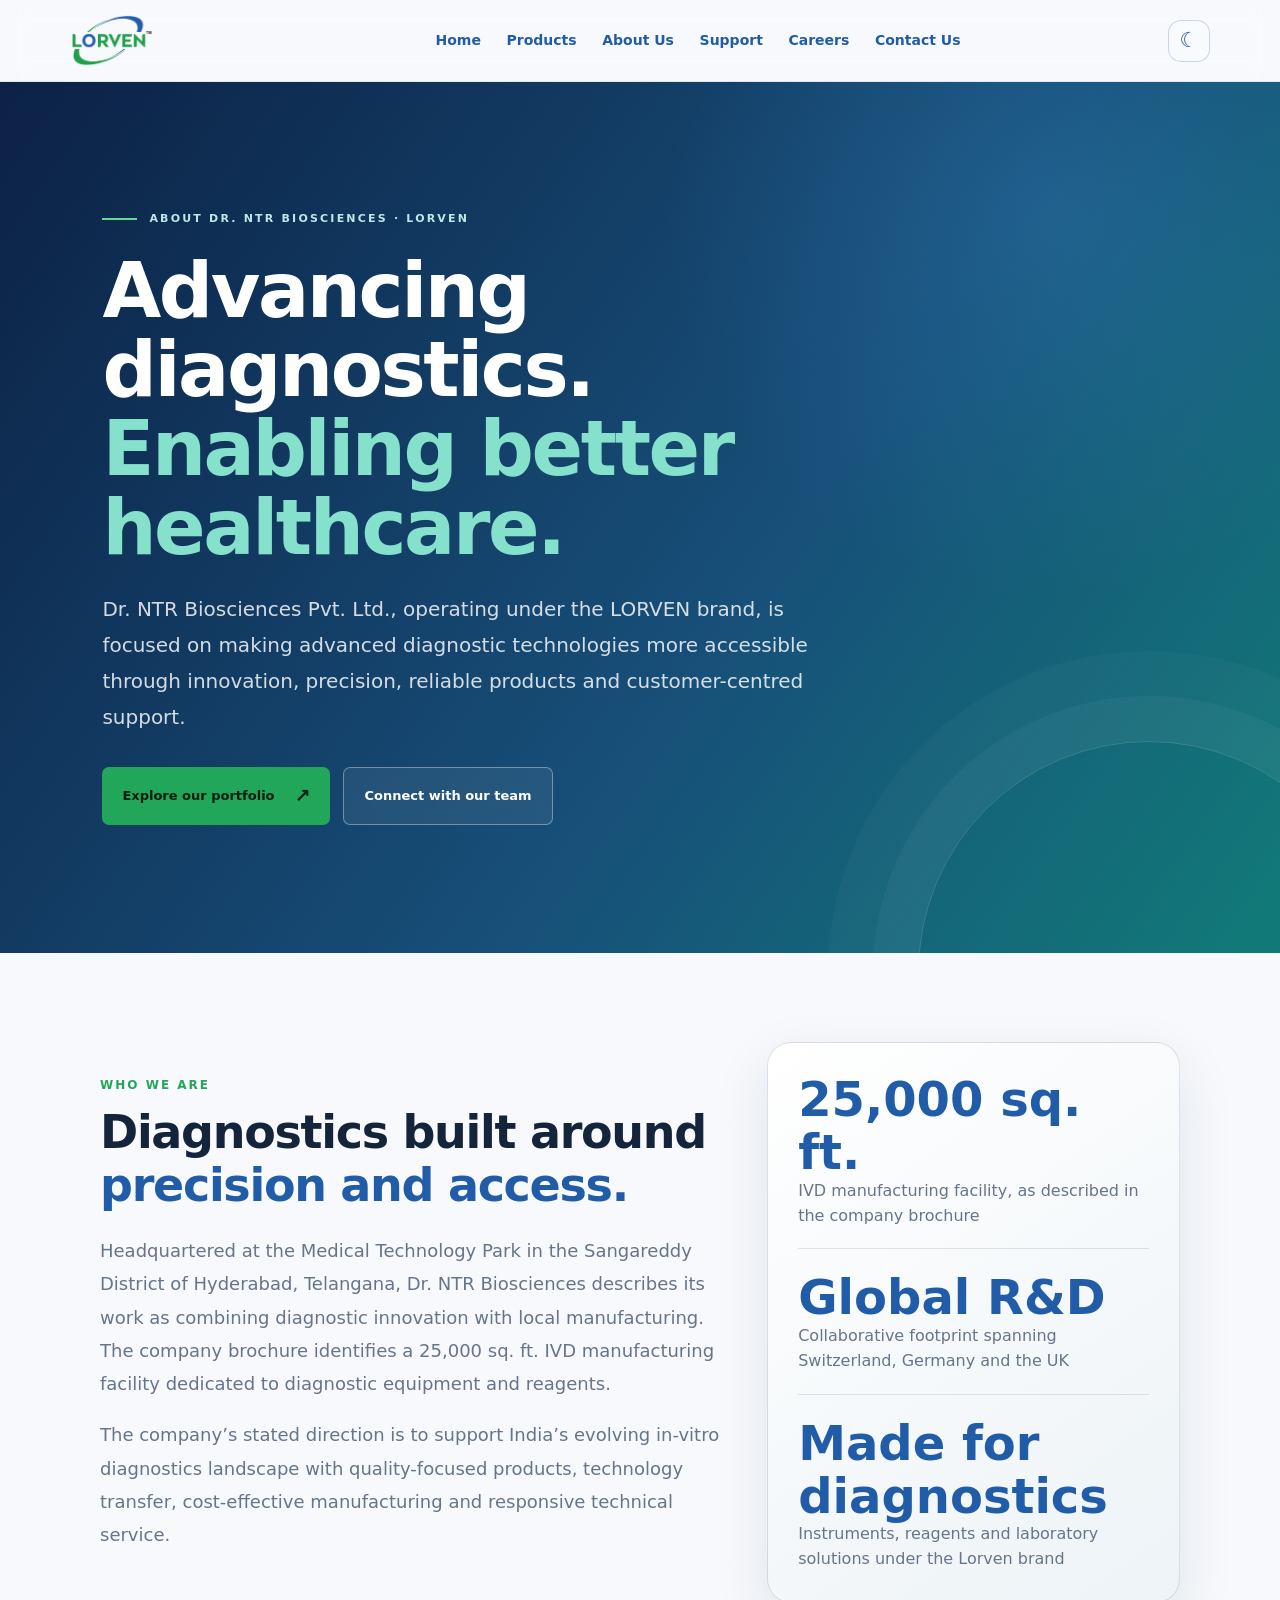
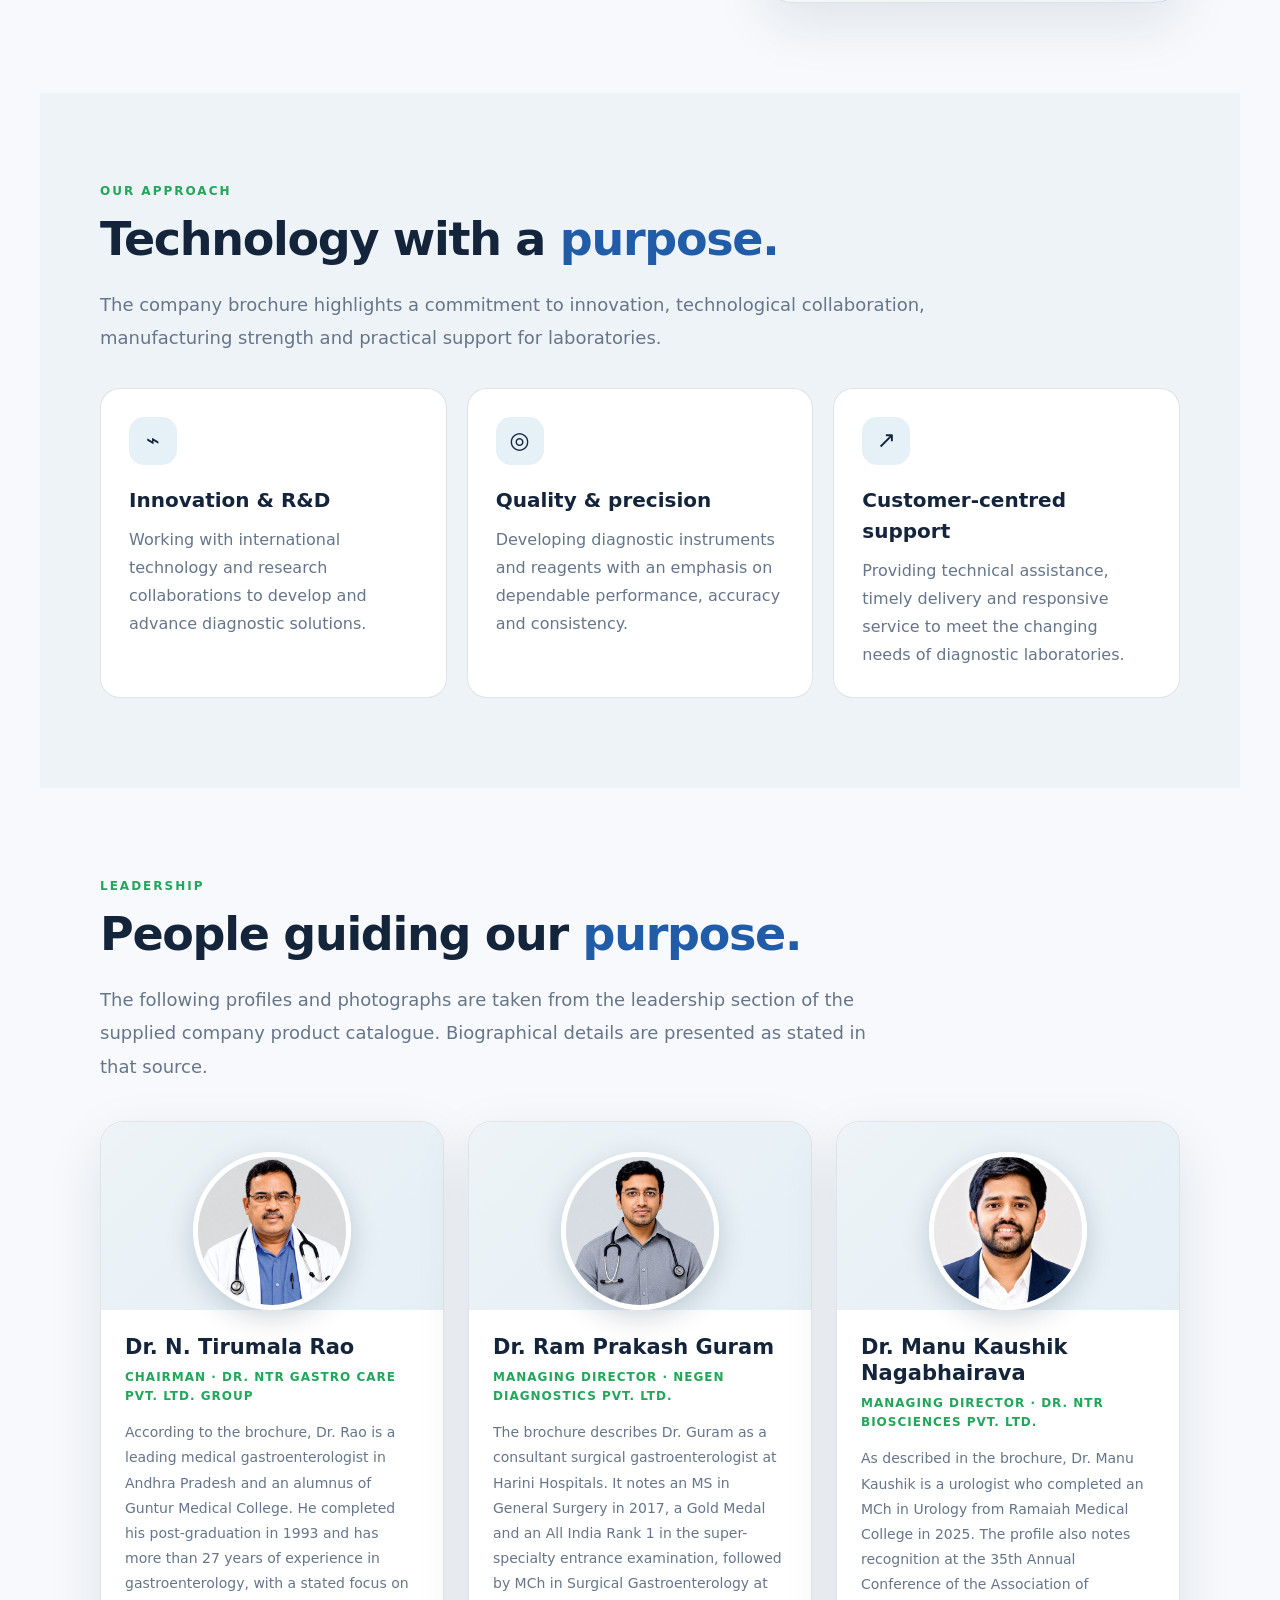
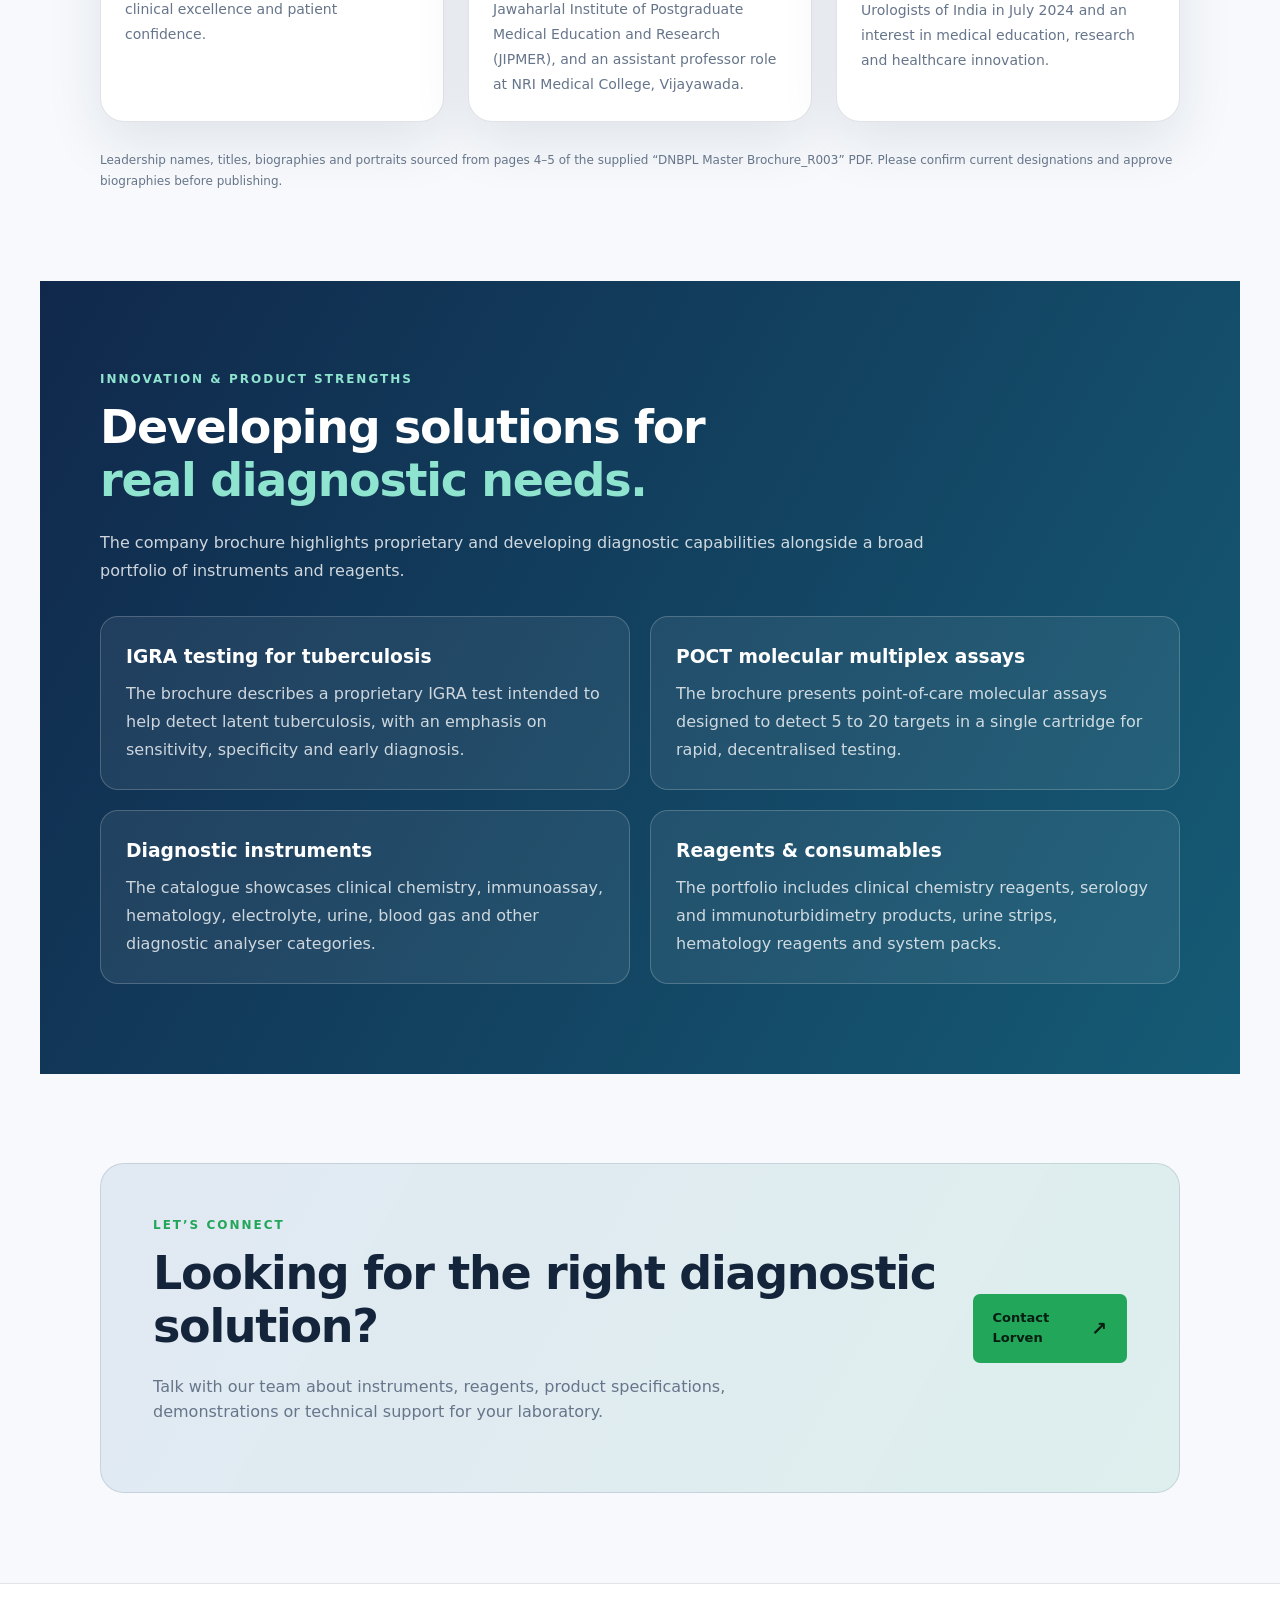
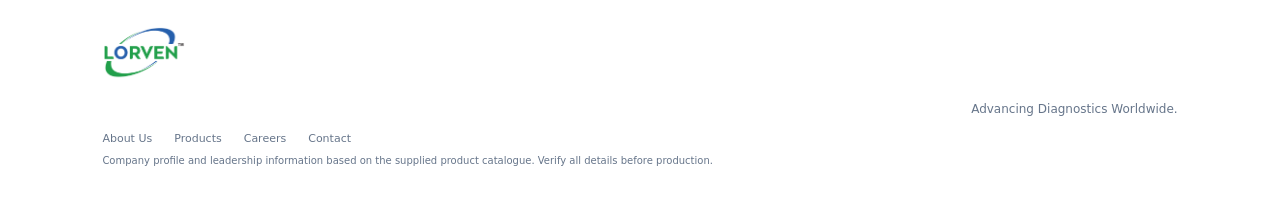
<file: about.html>
<!doctype html>
<html lang="en" data-theme="light">
<head>
  <meta charset="utf-8">
  <meta name="viewport" content="width=device-width, initial-scale=1">
  <meta name="description" content="Learn about Dr. NTR Biosciences Pvt. Ltd. and Lorven: diagnostic innovation, IVD manufacturing, research and leadership.">
  <title>About Us | Lorven Diagnostics</title>
  <link rel="stylesheet" href="css/style.css">
  <style>
    .about-hero{position:relative;overflow:hidden;padding:clamp(76px,10vw,140px) clamp(22px,8vw,120px);background:radial-gradient(circle at 82% 15%,rgba(61,146,210,.24),transparent 30%),linear-gradient(125deg,#0c2145 0%,#174f79 58%,#117b78 100%);color:#fff}
    .about-hero:after{content:"";position:absolute;width:460px;height:460px;border:1px solid rgba(255,255,255,.16);border-radius:50%;right:-100px;bottom:-250px;box-shadow:0 0 0 45px rgba(255,255,255,.035),0 0 0 90px rgba(255,255,255,.025)}
    .about-hero-inner{position:relative;z-index:1;max-width:1000px}.about-hero .eyebrow{color:#bce9e5}.about-hero h1{font-size:clamp(42px,6vw,76px);line-height:1.04;letter-spacing:-2.4px;max-width:850px;margin:24px 0}.about-hero h1 em{font-style:normal;color:#86e1cc}.about-hero p{font-size:clamp(16px,1.7vw,20px);max-width:760px;color:rgba(255,255,255,.82);line-height:1.8}
    .about-wrap{max-width:1200px;margin:auto;padding:clamp(48px,7vw,90px) clamp(22px,5vw,60px)}.about-kicker{font-size:12px;letter-spacing:2px;font-weight:800;color:var(--green)}.about-wrap h2{font-size:clamp(30px,4vw,46px);line-height:1.15;letter-spacing:-1.3px;margin:12px 0 22px}.about-wrap h2 em{font-style:normal;color:var(--blue)}.about-lead{font-size:18px;line-height:1.85;color:var(--muted);max-width:900px}
    .about-intro-grid{display:grid;grid-template-columns:1.2fr .8fr;gap:48px;align-items:center}.about-fact-card{padding:30px;border-radius:24px;background:linear-gradient(145deg,var(--surface),var(--surface-2));border:1px solid var(--line);box-shadow:var(--shadow)}.about-fact-card strong{display:block;font-size:clamp(32px,4vw,48px);color:var(--blue);line-height:1.1}.about-fact-card span{color:var(--muted)}.about-fact-list{display:grid;gap:22px}.about-fact{padding-bottom:20px;border-bottom:1px solid var(--line)}.about-fact:last-child{border-bottom:0;padding-bottom:0}
    .about-pillars{background:var(--surface-2)}.pillar-grid{display:grid;grid-template-columns:repeat(3,minmax(0,1fr));gap:20px;margin-top:34px}.pillar{padding:28px;border-radius:20px;background:var(--surface);border:1px solid var(--line)}.pillar .pillar-icon{width:48px;height:48px;display:grid;place-items:center;border-radius:15px;background:rgba(44,133,184,.12);font-size:23px;margin-bottom:20px}.pillar h3{font-size:20px;margin:0 0 10px}.pillar p{color:var(--muted);line-height:1.75;margin:0}
    .leadership-heading{max-width:780px}.leader-grid{display:grid;grid-template-columns:repeat(3,minmax(0,1fr));gap:24px;margin-top:38px}.leader-card{overflow:hidden;border:1px solid var(--line);background:var(--surface);border-radius:24px;box-shadow:var(--shadow);display:flex;flex-direction:column}.leader-photo-wrap{padding:30px 25px 0;background:linear-gradient(135deg,var(--surface-2),rgba(40,125,174,.12));display:flex;justify-content:center}.leader-photo{width:158px;height:158px;object-fit:cover;border-radius:50%;border:5px solid var(--surface);box-shadow:0 8px 28px rgba(8,32,60,.18)}.leader-body{padding:24px}.leader-body h3{font-size:21px;line-height:1.25;margin:0 0 8px}.leader-role{font-size:12px;text-transform:uppercase;letter-spacing:1px;font-weight:800;color:var(--green);margin-bottom:15px}.leader-body p{font-size:14px;color:var(--muted);line-height:1.8;margin:0}
    .about-innovation{background:linear-gradient(120deg,#10284b,#155b75);color:white}.about-innovation .about-kicker{color:#8fe4cf}.about-innovation h2 em{color:#8fe4cf}.innovation-grid{display:grid;grid-template-columns:repeat(2,minmax(0,1fr));gap:20px;margin-top:30px}.innovation-item{border:1px solid rgba(255,255,255,.2);background:rgba(255,255,255,.07);padding:25px;border-radius:18px}.innovation-item h3{margin:0 0 9px}.innovation-item p{color:rgba(255,255,255,.78);line-height:1.75;margin:0}
    .about-cta{border-radius:24px;padding:clamp(28px,5vw,52px);background:linear-gradient(120deg,rgba(37,96,164,.1),rgba(27,162,122,.11));border:1px solid var(--line);display:flex;align-items:center;justify-content:space-between;gap:25px}.about-cta p{color:var(--muted);max-width:650px}.source-note{font-size:12px;color:var(--muted);margin-top:28px}
    @media(max-width:850px){.about-intro-grid{grid-template-columns:1fr;gap:28px}.leader-grid{grid-template-columns:1fr 1fr}.pillar-grid{grid-template-columns:1fr}.innovation-grid{grid-template-columns:1fr}}
    @media(max-width:560px){.leader-grid{grid-template-columns:1fr}.leader-card{max-width:440px;margin:auto}.about-cta{align-items:flex-start;flex-direction:column}.about-hero h1{letter-spacing:-1.5px}}
  </style>
</head>
<body class="page-about">
  <header class="site-header">
    <a class="brand brand-image" href="index.html" aria-label="Lorven home"><img src="assets/brand/lorven_logo_png.png" alt="Lorven Diagnostics logo"></a>
    <nav class="main-nav" id="main-nav" aria-label="Main navigation">
      <a href="index.html" data-page-link="index.html">Home</a>
      <div class="nav-dropdown"><button type="button" class="nav-trigger" data-page-link="products.html" aria-expanded="false">Products</button>
        <div class="dropdown-menu"><a href="products.html" data-page-link="products.html">All Products</a><a href="products.html?category=Bio%20Chemistry" data-filter="Bio Chemistry" data-page-link="products.html">Bio Chemistry</a><a href="products.html?category=Hematology" data-filter="Hematology" data-page-link="products.html">Hematology</a><a href="products.html?category=Coagulation" data-filter="Coagulation" data-page-link="products.html">Coagulation</a><a href="products.html?category=Rapid%20Tests" data-filter="Rapid Tests" data-page-link="products.html">Rapid Tests</a><a href="products.html?category=Point%20Of%20Care" data-filter="Point Of Care" data-page-link="products.html">Point of Care</a><a href="products.html?category=Molecular%20Diagnostics" data-filter="Molecular Diagnostics" data-page-link="products.html">Molecular Diagnostics</a></div>
      </div>
      <a class="nav-direct" href="about.html" data-page-link="about.html">About Us</a>
      <div class="nav-dropdown"><button type="button" class="nav-trigger" data-page-link="support.html" aria-expanded="false">Support</button><div class="dropdown-menu"><a href="support.html" data-page-link="support.html">Service & Support</a><a href="support.html" data-page-link="support.html">Reagents & Consumables</a><a href="contact.html" data-page-link="contact.html">Product Enquiry</a></div></div>
      <button type="button" class="nav-trigger nav-simple" data-page-link="careers.html">Careers</button>
      <button type="button" class="nav-trigger nav-simple" data-page-link="contact.html">Contact Us</button>
    </nav>
    <div class="header-actions">
      <button class="icon-btn" id="theme-toggle" aria-label="Switch to dark mode" title="Switch theme">☾</button>
      <button class="menu-btn" id="menu-toggle" aria-label="Open navigation">☰</button>
    </div>
  </header>
  <main id="site-main">
    <section class="about-hero">
      <div class="about-hero-inner">
        <div class="eyebrow"><span class="eyebrow-line"></span> ABOUT DR. NTR BIOSCIENCES · LORVEN</div>
        <h1>Advancing diagnostics.<br><em>Enabling better healthcare.</em></h1>
        <p>Dr. NTR Biosciences Pvt. Ltd., operating under the LORVEN brand, is focused on making advanced diagnostic technologies more accessible through innovation, precision, reliable products and customer-centred support.</p>
        <div class="hero-actions"><a class="btn btn-primary" href="products.html">Explore our portfolio <span>↗</span></a><a class="btn btn-glass" href="contact.html">Connect with our team</a></div>
      </div>
    </section>

    <section class="about-wrap">
      <div class="about-intro-grid">
        <div>
          <div class="about-kicker">WHO WE ARE</div>
          <h2>Diagnostics built around<br><em>precision and access.</em></h2>
          <p class="about-lead">Headquartered at the Medical Technology Park in the Sangareddy District of Hyderabad, Telangana, Dr. NTR Biosciences describes its work as combining diagnostic innovation with local manufacturing. The company brochure identifies a 25,000 sq. ft. IVD manufacturing facility dedicated to diagnostic equipment and reagents.</p>
          <p class="about-lead">The company’s stated direction is to support India’s evolving in-vitro diagnostics landscape with quality-focused products, technology transfer, cost-effective manufacturing and responsive technical service.</p>
        </div>
        <aside class="about-fact-card">
          <div class="about-fact-list">
            <div class="about-fact"><strong>25,000 sq. ft.</strong><span>IVD manufacturing facility, as described in the company brochure</span></div>
            <div class="about-fact"><strong>Global R&amp;D</strong><span>Collaborative footprint spanning Switzerland, Germany and the UK</span></div>
            <div class="about-fact"><strong>Made for diagnostics</strong><span>Instruments, reagents and laboratory solutions under the Lorven brand</span></div>
          </div>
        </aside>
      </div>
    </section>

    <section class="about-wrap about-pillars">
      <div class="about-kicker">OUR APPROACH</div>
      <h2>Technology with a <em>purpose.</em></h2>
      <p class="about-lead">The company brochure highlights a commitment to innovation, technological collaboration, manufacturing strength and practical support for laboratories.</p>
      <div class="pillar-grid">
        <article class="pillar"><div class="pillar-icon">⌁</div><h3>Innovation &amp; R&amp;D</h3><p>Working with international technology and research collaborations to develop and advance diagnostic solutions.</p></article>
        <article class="pillar"><div class="pillar-icon">◎</div><h3>Quality &amp; precision</h3><p>Developing diagnostic instruments and reagents with an emphasis on dependable performance, accuracy and consistency.</p></article>
        <article class="pillar"><div class="pillar-icon">↗</div><h3>Customer-centred support</h3><p>Providing technical assistance, timely delivery and responsive service to meet the changing needs of diagnostic laboratories.</p></article>
      </div>
    </section>

    <section class="about-wrap">
      <div class="leadership-heading">
        <div class="about-kicker">LEADERSHIP</div>
        <h2>People guiding our <em>purpose.</em></h2>
        <p class="about-lead">The following profiles and photographs are taken from the leadership section of the supplied company product catalogue. Biographical details are presented as stated in that source.</p>
      </div>
      <div class="leader-grid">
        <article class="leader-card">
          <div class="leader-photo-wrap"><img class="leader-photo" src="assets/leadership/dr-n-tirumala-rao.jpg" alt="Dr. N. Tirumala Rao"></div>
          <div class="leader-body"><h3>Dr. N. Tirumala Rao</h3><div class="leader-role">Chairman · Dr. NTR Gastro Care Pvt. Ltd. Group</div><p>According to the brochure, Dr. Rao is a leading medical gastroenterologist in Andhra Pradesh and an alumnus of Guntur Medical College. He completed his post-graduation in 1993 and has more than 27 years of experience in gastroenterology, with a stated focus on clinical excellence and patient confidence.</p></div>
        </article>
        <article class="leader-card">
          <div class="leader-photo-wrap"><img class="leader-photo" src="assets/leadership/dr-ram-prakash-guram.jpg" alt="Dr. Ram Prakash Guram"></div>
          <div class="leader-body"><h3>Dr. Ram Prakash Guram</h3><div class="leader-role">Managing Director · Negen Diagnostics Pvt. Ltd.</div><p>The brochure describes Dr. Guram as a consultant surgical gastroenterologist at Harini Hospitals. It notes an MS in General Surgery in 2017, a Gold Medal and an All India Rank 1 in the super-specialty entrance examination, followed by MCh in Surgical Gastroenterology at Jawaharlal Institute of Postgraduate Medical Education and Research (JIPMER), and an assistant professor role at NRI Medical College, Vijayawada.</p></div>
        </article>
        <article class="leader-card">
          <div class="leader-photo-wrap"><img class="leader-photo" src="assets/leadership/dr-manu-kaushik-nagabhairava.jpg" alt="Dr. Manu Kaushik Nagabhairava"></div>
          <div class="leader-body"><h3>Dr. Manu Kaushik Nagabhairava</h3><div class="leader-role">Managing Director · Dr. NTR Biosciences Pvt. Ltd.</div><p>As described in the brochure, Dr. Manu Kaushik is a urologist who completed an MCh in Urology from Ramaiah Medical College in 2025. The profile also notes recognition at the 35th Annual Conference of the Association of Urologists of India in July 2024 and an interest in medical education, research and healthcare innovation.</p></div>
        </article>
      </div>
      <p class="source-note">Leadership names, titles, biographies and portraits sourced from pages 4–5 of the supplied “DNBPL Master Brochure_R003” PDF. Please confirm current designations and approve biographies before publishing.</p>
    </section>

    <section class="about-wrap about-innovation">
      <div class="about-kicker">INNOVATION &amp; PRODUCT STRENGTHS</div>
      <h2>Developing solutions for<br><em>real diagnostic needs.</em></h2>
      <p style="max-width:850px;color:rgba(255,255,255,.8);line-height:1.8">The company brochure highlights proprietary and developing diagnostic capabilities alongside a broad portfolio of instruments and reagents.</p>
      <div class="innovation-grid">
        <article class="innovation-item"><h3>IGRA testing for tuberculosis</h3><p>The brochure describes a proprietary IGRA test intended to help detect latent tuberculosis, with an emphasis on sensitivity, specificity and early diagnosis.</p></article>
        <article class="innovation-item"><h3>POCT molecular multiplex assays</h3><p>The brochure presents point-of-care molecular assays designed to detect 5 to 20 targets in a single cartridge for rapid, decentralised testing.</p></article>
        <article class="innovation-item"><h3>Diagnostic instruments</h3><p>The catalogue showcases clinical chemistry, immunoassay, hematology, electrolyte, urine, blood gas and other diagnostic analyser categories.</p></article>
        <article class="innovation-item"><h3>Reagents &amp; consumables</h3><p>The portfolio includes clinical chemistry reagents, serology and immunoturbidimetry products, urine strips, hematology reagents and system packs.</p></article>
      </div>
    </section>

    <section class="about-wrap">
      <div class="about-cta"><div><div class="about-kicker">LET’S CONNECT</div><h2>Looking for the right diagnostic solution?</h2><p>Talk with our team about instruments, reagents, product specifications, demonstrations or technical support for your laboratory.</p></div><a class="btn btn-primary" href="contact.html">Contact Lorven <span>↗</span></a></div>
    </section>
  </main>
  <footer class="site-footer"><a class="brand footer-brand brand-image" href="index.html"><img src="assets/brand/lorven_logo_png.png" alt="Lorven Diagnostics logo"></a><p>Advancing Diagnostics Worldwide.</p><div class="footer-links"><a href="about.html">About Us</a><a href="products.html">Products</a><a href="careers.html">Careers</a><a href="contact.html">Contact</a></div><small>Company profile and leadership information based on the supplied product catalogue. Verify all details before production.</small></footer>
  <script src="js/app.js"></script>
</body>
</html>
</file>
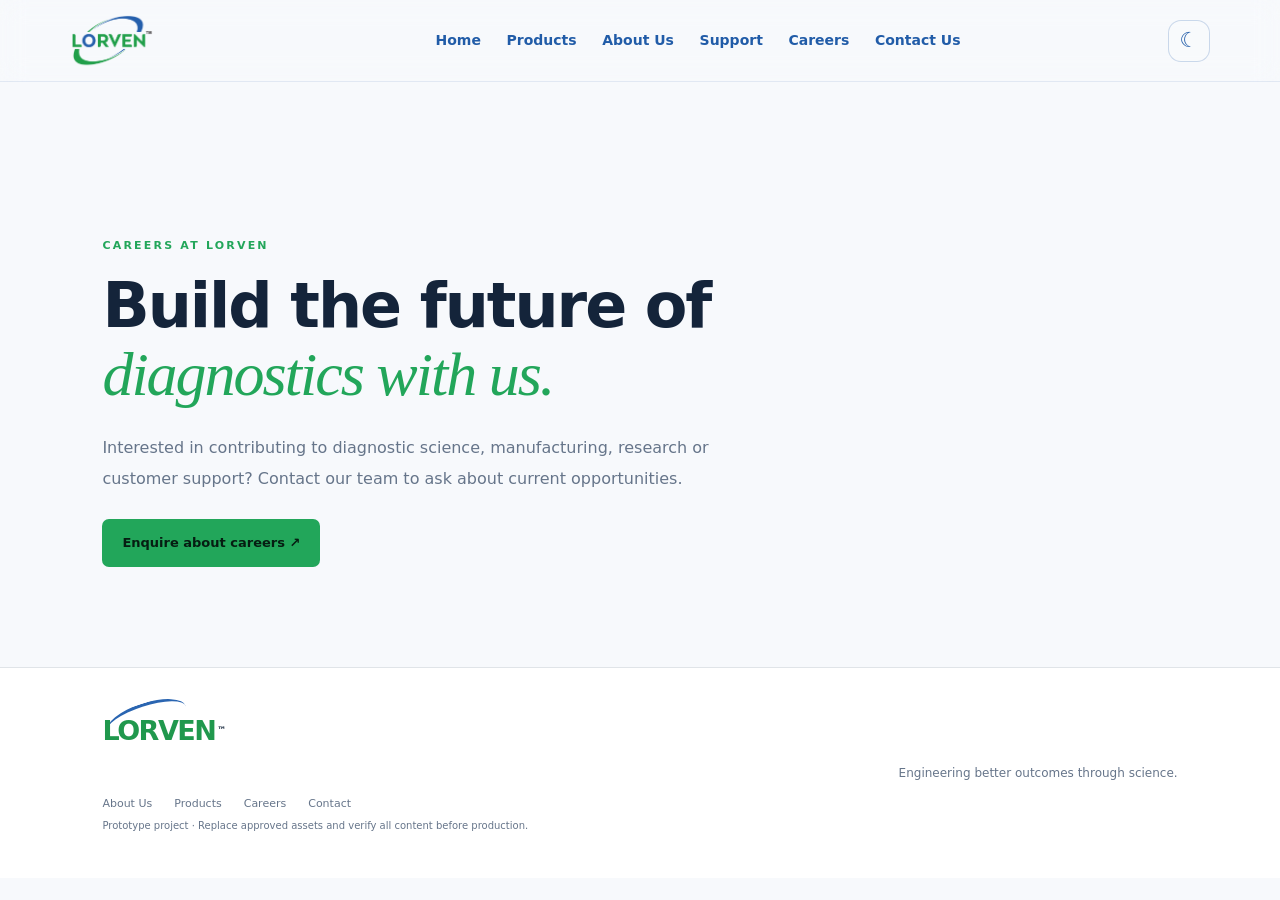
<file: careers.html>
<!doctype html>
<html lang="en" data-theme="light">
<head>
  <meta charset="utf-8">
  <meta name="viewport" content="width=device-width, initial-scale=1">
  <meta name="description" content="Dr. NTR Biosciences / Lorven diagnostic instruments, laboratory solutions and in-vitro diagnostics.">
  <title>Careers | Lorven Diagnostics</title>
  <link rel="preconnect" href="https://www.drntrbiosciences.com">
  <link rel="stylesheet" href="css/style.css">
</head>
<body class="page-careers">
  <header class="site-header">
    <a class="brand brand-image" href="index.html" aria-label="Lorven home"><img src="assets/brand/lorven_logo_png.png" alt="Lorven Diagnostics logo"></a>
    <nav class="main-nav" id="main-nav" aria-label="Main navigation">
      <a href="index.html" data-page-link="index.html">Home</a>
      <div class="nav-dropdown"><button type="button" class="nav-trigger" data-page-link="products.html" aria-expanded="false">Products</button>
        <div class="dropdown-menu"><a href="products.html" data-page-link="products.html">All Products</a><a href="products.html?category=Bio%20Chemistry" data-filter="Bio Chemistry" data-page-link="products.html">Bio Chemistry</a><a href="products.html?category=Hematology" data-filter="Hematology" data-page-link="products.html">Hematology</a><a href="products.html?category=Coagulation" data-filter="Coagulation" data-page-link="products.html">Coagulation</a><a href="products.html?category=Rapid%20Tests" data-filter="Rapid Tests" data-page-link="products.html">Rapid Tests</a><a href="products.html?category=Point%20Of%20Care" data-filter="Point Of Care" data-page-link="products.html">Point of Care</a><a href="products.html?category=Molecular%20Diagnostics" data-filter="Molecular Diagnostics" data-page-link="products.html">Molecular Diagnostics</a></div>
      </div>
      <a class="nav-direct" href="about.html" data-page-link="about.html">About Us</a>
      <div class="nav-dropdown"><button type="button" class="nav-trigger" data-page-link="support.html" aria-expanded="false">Support</button><div class="dropdown-menu"><a href="support.html" data-page-link="support.html">Service & Support</a><a href="support.html" data-page-link="support.html">Reagents & Consumables</a><a href="contact.html" data-page-link="contact.html">Product Enquiry</a></div></div>
      <button type="button" class="nav-trigger nav-simple" data-page-link="careers.html">Careers</button>
      <button type="button" class="nav-trigger nav-simple" data-page-link="contact.html">Contact Us</button>
    </nav>
    <div class="header-actions">
      <button class="icon-btn" id="theme-toggle" aria-label="Switch to dark mode" title="Switch theme">☾</button>
      <button class="menu-btn" id="menu-toggle" aria-label="Open navigation">☰</button>
    </div>
  </header>

  <main id="site-main">
    <section class="hero" id="home" data-page-section="home">
      <video class="hero-video" autoplay muted loop playsinline poster="assets/hero-poster.svg" aria-label="Laboratory background video">
        <source src="assets/hero-lab.mp4" type="video/mp4">
      </video>
      <div class="hero-overlay"></div>
      <div class="hero-content">
        <div class="eyebrow"><span class="eyebrow-line"></span> LORVEN · DIAGNOSTIC SOLUTIONS</div>
        <h1>Engineering better<br><em>outcomes through science.</em></h1>
        <p>Diagnostic instruments, reagents and laboratory solutions designed to support modern healthcare and clinical laboratories.</p>
        <div class="hero-actions">
          <a class="btn btn-primary" href="products.html">Explore products <span>↗</span></a>
          <a class="btn btn-glass" href="contact.html">Talk to our team</a>
        </div>
        <div class="hero-note"><span class="pulse"></span> Diagnostics · Research · Manufacturing</div>
      </div>
      <a class="scroll-cue" href="products.html"><span></span> SCROLL TO EXPLORE</a>
      <div class="hero-index"><b>01</b><span>/</span>04</div>
    </section>

    <section class="trust-strip home-stats" data-page-section="home" aria-label="Company at a glance">
      <div><strong class="count-up" data-count="1000" data-suffix="+">10</strong><span>Customers</span></div>
      <div><strong class="count-up" data-count="400" data-suffix="+">10</strong><span>Channel partners</span></div>
      <div><strong class="count-up" data-count="100" data-suffix="+">10</strong><span>Employees</span></div>
      <div><strong>2+</strong><span>Country presence</span></div>
      <p class="trust-note">Company figures shown from the public Dr. NTR Biosciences reference website; verify before production.</p>
    </section>

    <section class="section products-section" id="products" data-page-section="products">
      <div class="section-head">
        <div><span class="kicker">THE LORVEN PORTFOLIO</span><h2>Technology for every<br><em>diagnostic journey.</em></h2></div>
        <p>Explore instruments and diagnostic solutions across clinical chemistry, hematology, coagulation, rapid testing, point-of-care and molecular diagnostics.</p>
      </div>
      <div class="category-grid">
        <a class="category-card cat-green" href="products.html?category=Bio Chemistry"><span class="cat-no">01 / 06</span><span class="cat-icon">⌁</span><h3>Bio Chemistry</h3><p>Clinical chemistry analyzers, reagents, controls and calibrators.</p><span class="card-link">Explore category ↗</span></a>
        <a class="category-card cat-blue" href="products.html?category=Rapid Tests"><span class="cat-no">02 / 06</span><span class="cat-icon">＋</span><h3>Rapid Tests</h3><p>Rapid diagnostic tests across infectious disease and other assay areas.</p><span class="card-link">Explore category ↗</span></a>
        <a class="category-card cat-blue" href="products.html?category=Point Of Care"><span class="cat-no">03 / 06</span><span class="cat-icon">◉</span><h3>Point of Care</h3><p>Near-patient testing solutions, including glucose and electrolyte systems.</p><span class="card-link">Explore category ↗</span></a>
        <a class="category-card cat-blue" href="products.html?category=Molecular Diagnostics"><span class="cat-no">04 / 06</span><span class="cat-icon">⌘</span><h3>Molecular Diagnostics</h3><p>Nucleic-acid extraction, real-time PCR systems and assays.</p><span class="card-link">Explore category ↗</span></a>
        <a class="category-card cat-blue" href="products.html?category=Hematology"><span class="cat-no">05 / 06</span><span class="cat-icon">✳</span><h3>Hematology</h3><p>Hematology analyzers, reagents, controls and calibrators.</p><span class="card-link">Explore category ↗</span></a>
        <a class="category-card cat-blue" href="products.html?category=Coagulation"><span class="cat-no">06 / 06</span><span class="cat-icon">◌</span><h3>Coagulation</h3><p>Coagulation analyzers and reagents for blood-clotting assessment.</p><span class="card-link">Explore category ↗</span></a>
      </div>
    </section>

    <section class="section catalog-section" id="catalog" data-page-section="products">
      <div class="section-head compact">
        <div><span class="kicker">SELECTED INSTRUMENTS</span><h2>Featured <em>products.</em></h2></div>
        <div class="catalog-tools"><input id="product-search" type="search" placeholder="Search instruments…" aria-label="Search products"><select id="category-filter" aria-label="Filter category"><option value="all">All categories</option><option>Bio Chemistry</option><option>Hematology</option><option>Coagulation</option><option>Point Of Care</option><option>Rapid Tests</option></select></div>
      </div>
      <div class="product-grid" id="product-grid"><div class="loading">Loading product catalog…</div></div>
      <p class="source-note">Product names and category descriptions are based on publicly available reference pages. Confirm current availability, specifications, certifications and image-use permissions with the company before publishing.</p>
    </section>

    <section class="feature-band" id="about" data-page-section="about">
      <div class="feature-image"><img src="assets/products/original/lorven-hematology-reference.jpg" alt="Lorven 7-part hematology analyzer"></div>
      <div class="feature-copy"><span class="kicker">SCIENCE WITH PURPOSE</span><h2>Built around the needs of modern <em>laboratories.</em></h2><p>Dr. NTR Biosciences Pvt. Ltd. operates under the Lorven brand. Its public company profile describes diagnostic instrument and reagent manufacturing, R&D activity and a portfolio spanning multiple IVD categories.</p><a class="text-link" href="about.html" target="_blank" rel="noreferrer">Read the official company profile ↗</a></div>
    </section>

    <section class="section capabilities" id="support" data-page-section="support">
      <div class="section-head"><div><span class="kicker">BEYOND THE INSTRUMENT</span><h2>Support for the<br><em>whole workflow.</em></h2></div><p>From instruments and reagents to technical assistance, make it easy for visitors to find the right team and next step.</p></div>
      <div class="capability-grid">
        <article><span>01</span><h3>Instrument portfolio</h3><p>Browse product families and request the information relevant to your laboratory.</p></article>
        <article><span>02</span><h3>Reagents & consumables</h3><p>Find relevant reagent groups and ask about product availability and compatibility.</p></article>
        <article><span>03</span><h3>Service & support</h3><p>Provide a clear path for service questions, technical assistance and product enquiries.</p></article>
      </div>
    </section>

    <section class="testimonial-section" id="testimonials" data-page-section="about">
      <div class="testimonial-top"><div><span class="kicker">CUSTOMER VOICES</span><h2>Trust built through<br><em>everyday work.</em></h2></div><div class="carousel-controls"><button id="prev-testimonial" aria-label="Previous testimonial">←</button><button id="next-testimonial" aria-label="Next testimonial">→</button></div></div>
      <div class="testimonial-track" id="testimonial-track">
        <article class="testimonial-card"><div class="quote-mark">“</div><p>“The fully automated biochemistry systems from Dr. NTR Bio Sciences have transformed our lab operations. Accurate, fast, and reliable…”</p><div class="testimonial-person"><span class="avatar">H</span><div><strong>Henry</strong><small>Name shown on reference website · verify testimonial and permission</small></div></div></article>
        <article class="testimonial-card featured-testimonial"><div class="quote-mark">“</div><p>“The blood glucose meter from Dr. NTR Bio Sciences is accurate, easy to use, and reliable…”</p><div class="testimonial-person"><span class="avatar">N</span><div><strong>Nicky</strong><small>Name shown on reference website · verify testimonial and permission</small></div></div></article>
        <article class="testimonial-card"><div class="quote-mark">“</div><p>“Hands-on learning, advanced facilities, and expert guidance provided here have given me the skills and confidence to excel…”</p><div class="testimonial-person"><span class="avatar">A</span><div><strong>Arthur</strong><small>Name shown on reference website · verify testimonial and permission</small></div></div></article>
      </div>
      <p class="source-note testimonial-note">These excerpts are taken from the public reference website and shortened for layout. Verify authenticity, exact wording and authorization before using them as endorsements.</p>
    </section>

    <section class="section enquiry-section" id="contact" data-page-section="contact">
      <div class="enquiry-intro"><span class="kicker">LET’S TALK DIAGNOSTICS</span><h2>Tell us what your<br><em>laboratory needs.</em></h2><p>Request a quotation, product specifications, a demo, or help choosing the right diagnostic solution. Our team can follow up with you.</p><div class="enquiry-points"><span>✓ Product & quotation requests</span><span>✓ Demo and technical questions</span><span>✓ Reagent and consumable enquiries</span></div></div>
      <form class="enquiry-form" id="enquiry-form">
        <div class="form-heading"><span>PRODUCT ENQUIRY</span><h3>How can we help?</h3><p>Fields marked * are required.</p></div>
        <div class="form-grid"><label>Full name *<input name="name" required autocomplete="name" placeholder="Your full name"></label><label>Company / laboratory<input name="company" autocomplete="organization" placeholder="Organisation name"></label><label>Work email *<input type="email" name="email" required autocomplete="email" placeholder="name@company.com"></label><label>Phone number *<input type="tel" name="phone" required autocomplete="tel" placeholder="Include country code"></label><label>Product of interest *<select id="enquiry-product" name="product" required><option value="">Select a product or category</option><option>Bio Chemistry</option><option>Hematology</option><option>Coagulation</option><option>Rapid Tests</option><option>Point Of Care</option><option>Molecular Diagnostics</option><option>General enquiry</option></select></label><label>Enquiry type<select name="enquiryType"><option>Request a quotation</option><option>Product specifications</option><option>Book a product demo</option><option>Technical support</option><option>Reagents and consumables</option><option>Other</option></select></label><label class="form-wide">Your message *<textarea name="message" rows="4" required placeholder="Tell us about your requirements, quantity, location or questions..."></textarea></label></div>
        <label class="consent-row"><input type="checkbox" required> <span>I agree to be contacted regarding this enquiry. *</span></label><button class="btn btn-primary form-submit" type="submit">Submit enquiry <span>↗</span></button><p class="form-note" id="form-note">This prototype prepares an email to the enquiry team. A server-side form service is required for direct online submission.</p>
      </form>
    </section>
    <section class="section careers-page" data-page-section="careers"><span class="kicker">CAREERS AT LORVEN</span><h2>Build the future of<br><em>diagnostics with us.</em></h2><p>Interested in contributing to diagnostic science, manufacturing, research or customer support? Contact our team to ask about current opportunities.</p><a class="btn btn-primary" href="mailto:subbu@drntrbiosciences.com?subject=Career%20Enquiry">Enquire about careers ↗</a></section>
    <section class="section product-detail-page" id="product-detail" data-page-section="detail" hidden><button class="back-link" id="back-to-products">← Back to products</button><div id="product-detail-content"></div></section>
  </main>

  <footer class="site-footer" id="careers" data-page-section="home"><a class="brand footer-brand" href="index.html"><span class="brand-orbit"></span><span class="brand-word">LORVEN</span><sup>™</sup></a><p>Engineering better outcomes through science.</p><div class="footer-links"><a href="about.html">About Us</a><a href="products.html">Products</a><a href="careers.html">Careers</a><a href="contact.html">Contact</a></div><small>Prototype project · Replace approved assets and verify all content before production.</small></footer>
  <script src="js/app.js"></script>
</body>
</html>
</file>
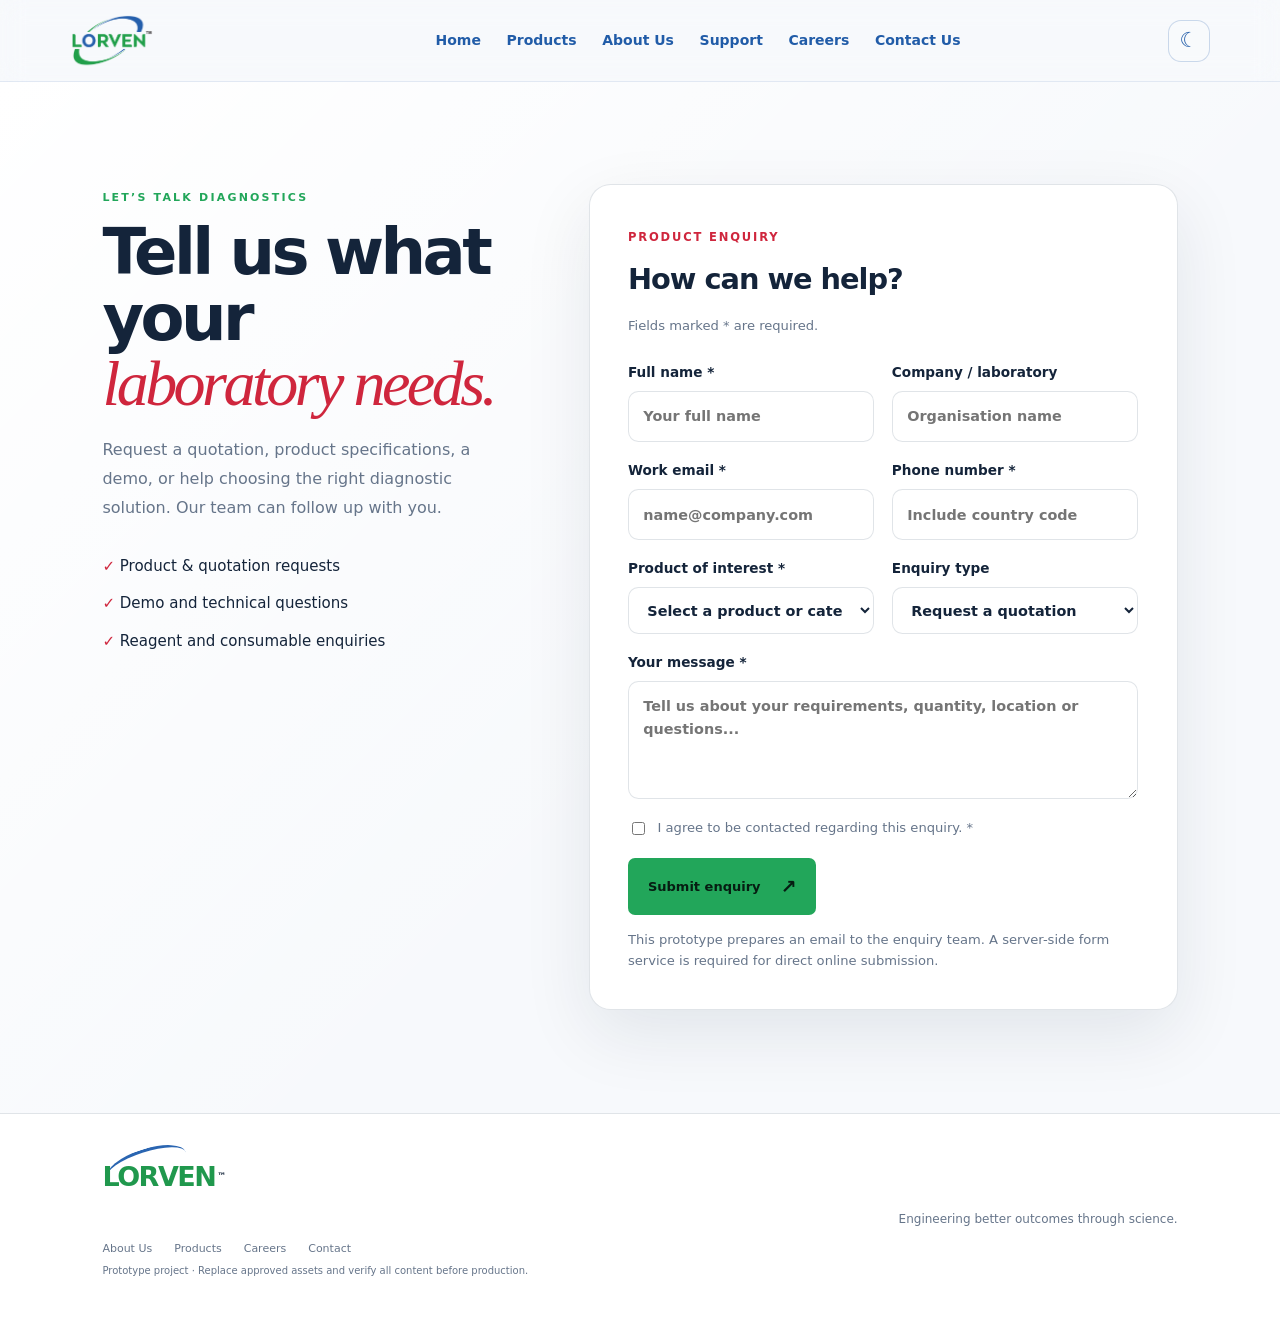
<file: contact.html>
<!doctype html>
<html lang="en" data-theme="light">
<head>
  <meta charset="utf-8">
  <meta name="viewport" content="width=device-width, initial-scale=1">
  <meta name="description" content="Dr. NTR Biosciences / Lorven diagnostic instruments, laboratory solutions and in-vitro diagnostics.">
  <title>Product Enquiry | Lorven Diagnostics</title>
  <link rel="preconnect" href="https://www.drntrbiosciences.com">
  <link rel="stylesheet" href="css/style.css">
</head>
<body class="page-contact">
  <header class="site-header">
    <a class="brand brand-image" href="index.html" aria-label="Lorven home"><img src="assets/brand/lorven_logo_png.png" alt="Lorven Diagnostics logo"></a>
    <nav class="main-nav" id="main-nav" aria-label="Main navigation">
      <a href="index.html" data-page-link="index.html">Home</a>
      <div class="nav-dropdown"><button type="button" class="nav-trigger" data-page-link="products.html" aria-expanded="false">Products</button>
        <div class="dropdown-menu"><a href="products.html" data-page-link="products.html">All Products</a><a href="products.html?category=Bio%20Chemistry" data-filter="Bio Chemistry" data-page-link="products.html">Bio Chemistry</a><a href="products.html?category=Hematology" data-filter="Hematology" data-page-link="products.html">Hematology</a><a href="products.html?category=Coagulation" data-filter="Coagulation" data-page-link="products.html">Coagulation</a><a href="products.html?category=Rapid%20Tests" data-filter="Rapid Tests" data-page-link="products.html">Rapid Tests</a><a href="products.html?category=Point%20Of%20Care" data-filter="Point Of Care" data-page-link="products.html">Point of Care</a><a href="products.html?category=Molecular%20Diagnostics" data-filter="Molecular Diagnostics" data-page-link="products.html">Molecular Diagnostics</a></div>
      </div>
      <a class="nav-direct" href="about.html" data-page-link="about.html">About Us</a>
      <div class="nav-dropdown"><button type="button" class="nav-trigger" data-page-link="support.html" aria-expanded="false">Support</button><div class="dropdown-menu"><a href="support.html" data-page-link="support.html">Service & Support</a><a href="support.html" data-page-link="support.html">Reagents & Consumables</a><a href="contact.html" data-page-link="contact.html">Product Enquiry</a></div></div>
      <button type="button" class="nav-trigger nav-simple" data-page-link="careers.html">Careers</button>
      <button type="button" class="nav-trigger nav-simple" data-page-link="contact.html">Contact Us</button>
    </nav>
    <div class="header-actions">
      <button class="icon-btn" id="theme-toggle" aria-label="Switch to dark mode" title="Switch theme">☾</button>
      <button class="menu-btn" id="menu-toggle" aria-label="Open navigation">☰</button>
    </div>
  </header>

  <main id="site-main">
    <section class="hero" id="home" data-page-section="home">
      <video class="hero-video" autoplay muted loop playsinline poster="assets/hero-poster.svg" aria-label="Laboratory background video">
        <source src="assets/hero-lab.mp4" type="video/mp4">
      </video>
      <div class="hero-overlay"></div>
      <div class="hero-content">
        <div class="eyebrow"><span class="eyebrow-line"></span> LORVEN · DIAGNOSTIC SOLUTIONS</div>
        <h1>Engineering better<br><em>outcomes through science.</em></h1>
        <p>Diagnostic instruments, reagents and laboratory solutions designed to support modern healthcare and clinical laboratories.</p>
        <div class="hero-actions">
          <a class="btn btn-primary" href="products.html">Explore products <span>↗</span></a>
          <a class="btn btn-glass" href="contact.html">Talk to our team</a>
        </div>
        <div class="hero-note"><span class="pulse"></span> Diagnostics · Research · Manufacturing</div>
      </div>
      <a class="scroll-cue" href="products.html"><span></span> SCROLL TO EXPLORE</a>
      <div class="hero-index"><b>01</b><span>/</span>04</div>
    </section>

    <section class="trust-strip home-stats" data-page-section="home" aria-label="Company at a glance">
      <div><strong class="count-up" data-count="1000" data-suffix="+">10</strong><span>Customers</span></div>
      <div><strong class="count-up" data-count="400" data-suffix="+">10</strong><span>Channel partners</span></div>
      <div><strong class="count-up" data-count="100" data-suffix="+">10</strong><span>Employees</span></div>
      <div><strong>2+</strong><span>Country presence</span></div>
      <p class="trust-note">Company figures shown from the public Dr. NTR Biosciences reference website; verify before production.</p>
    </section>

    <section class="section products-section" id="products" data-page-section="products">
      <div class="section-head">
        <div><span class="kicker">THE LORVEN PORTFOLIO</span><h2>Technology for every<br><em>diagnostic journey.</em></h2></div>
        <p>Explore instruments and diagnostic solutions across clinical chemistry, hematology, coagulation, rapid testing, point-of-care and molecular diagnostics.</p>
      </div>
      <div class="category-grid">
        <a class="category-card cat-green" href="products.html?category=Bio Chemistry"><span class="cat-no">01 / 06</span><span class="cat-icon">⌁</span><h3>Bio Chemistry</h3><p>Clinical chemistry analyzers, reagents, controls and calibrators.</p><span class="card-link">Explore category ↗</span></a>
        <a class="category-card cat-blue" href="products.html?category=Rapid Tests"><span class="cat-no">02 / 06</span><span class="cat-icon">＋</span><h3>Rapid Tests</h3><p>Rapid diagnostic tests across infectious disease and other assay areas.</p><span class="card-link">Explore category ↗</span></a>
        <a class="category-card cat-blue" href="products.html?category=Point Of Care"><span class="cat-no">03 / 06</span><span class="cat-icon">◉</span><h3>Point of Care</h3><p>Near-patient testing solutions, including glucose and electrolyte systems.</p><span class="card-link">Explore category ↗</span></a>
        <a class="category-card cat-blue" href="products.html?category=Molecular Diagnostics"><span class="cat-no">04 / 06</span><span class="cat-icon">⌘</span><h3>Molecular Diagnostics</h3><p>Nucleic-acid extraction, real-time PCR systems and assays.</p><span class="card-link">Explore category ↗</span></a>
        <a class="category-card cat-blue" href="products.html?category=Hematology"><span class="cat-no">05 / 06</span><span class="cat-icon">✳</span><h3>Hematology</h3><p>Hematology analyzers, reagents, controls and calibrators.</p><span class="card-link">Explore category ↗</span></a>
        <a class="category-card cat-blue" href="products.html?category=Coagulation"><span class="cat-no">06 / 06</span><span class="cat-icon">◌</span><h3>Coagulation</h3><p>Coagulation analyzers and reagents for blood-clotting assessment.</p><span class="card-link">Explore category ↗</span></a>
      </div>
    </section>

    <section class="section catalog-section" id="catalog" data-page-section="products">
      <div class="section-head compact">
        <div><span class="kicker">SELECTED INSTRUMENTS</span><h2>Featured <em>products.</em></h2></div>
        <div class="catalog-tools"><input id="product-search" type="search" placeholder="Search instruments…" aria-label="Search products"><select id="category-filter" aria-label="Filter category"><option value="all">All categories</option><option>Bio Chemistry</option><option>Hematology</option><option>Coagulation</option><option>Point Of Care</option><option>Rapid Tests</option></select></div>
      </div>
      <div class="product-grid" id="product-grid"><div class="loading">Loading product catalog…</div></div>
      <p class="source-note">Product names and category descriptions are based on publicly available reference pages. Confirm current availability, specifications, certifications and image-use permissions with the company before publishing.</p>
    </section>

    <section class="feature-band" id="about" data-page-section="about">
      <div class="feature-image"><img src="assets/products/original/lorven-hematology-reference.jpg" alt="Lorven 7-part hematology analyzer"></div>
      <div class="feature-copy"><span class="kicker">SCIENCE WITH PURPOSE</span><h2>Built around the needs of modern <em>laboratories.</em></h2><p>Dr. NTR Biosciences Pvt. Ltd. operates under the Lorven brand. Its public company profile describes diagnostic instrument and reagent manufacturing, R&D activity and a portfolio spanning multiple IVD categories.</p><a class="text-link" href="about.html" target="_blank" rel="noreferrer">Read the official company profile ↗</a></div>
    </section>

    <section class="section capabilities" id="support" data-page-section="support">
      <div class="section-head"><div><span class="kicker">BEYOND THE INSTRUMENT</span><h2>Support for the<br><em>whole workflow.</em></h2></div><p>From instruments and reagents to technical assistance, make it easy for visitors to find the right team and next step.</p></div>
      <div class="capability-grid">
        <article><span>01</span><h3>Instrument portfolio</h3><p>Browse product families and request the information relevant to your laboratory.</p></article>
        <article><span>02</span><h3>Reagents & consumables</h3><p>Find relevant reagent groups and ask about product availability and compatibility.</p></article>
        <article><span>03</span><h3>Service & support</h3><p>Provide a clear path for service questions, technical assistance and product enquiries.</p></article>
      </div>
    </section>

    <section class="testimonial-section" id="testimonials" data-page-section="about">
      <div class="testimonial-top"><div><span class="kicker">CUSTOMER VOICES</span><h2>Trust built through<br><em>everyday work.</em></h2></div><div class="carousel-controls"><button id="prev-testimonial" aria-label="Previous testimonial">←</button><button id="next-testimonial" aria-label="Next testimonial">→</button></div></div>
      <div class="testimonial-track" id="testimonial-track">
        <article class="testimonial-card"><div class="quote-mark">“</div><p>“The fully automated biochemistry systems from Dr. NTR Bio Sciences have transformed our lab operations. Accurate, fast, and reliable…”</p><div class="testimonial-person"><span class="avatar">H</span><div><strong>Henry</strong><small>Name shown on reference website · verify testimonial and permission</small></div></div></article>
        <article class="testimonial-card featured-testimonial"><div class="quote-mark">“</div><p>“The blood glucose meter from Dr. NTR Bio Sciences is accurate, easy to use, and reliable…”</p><div class="testimonial-person"><span class="avatar">N</span><div><strong>Nicky</strong><small>Name shown on reference website · verify testimonial and permission</small></div></div></article>
        <article class="testimonial-card"><div class="quote-mark">“</div><p>“Hands-on learning, advanced facilities, and expert guidance provided here have given me the skills and confidence to excel…”</p><div class="testimonial-person"><span class="avatar">A</span><div><strong>Arthur</strong><small>Name shown on reference website · verify testimonial and permission</small></div></div></article>
      </div>
      <p class="source-note testimonial-note">These excerpts are taken from the public reference website and shortened for layout. Verify authenticity, exact wording and authorization before using them as endorsements.</p>
    </section>

    <section class="section enquiry-section" id="contact" data-page-section="contact">
      <div class="enquiry-intro"><span class="kicker">LET’S TALK DIAGNOSTICS</span><h2>Tell us what your<br><em>laboratory needs.</em></h2><p>Request a quotation, product specifications, a demo, or help choosing the right diagnostic solution. Our team can follow up with you.</p><div class="enquiry-points"><span>✓ Product & quotation requests</span><span>✓ Demo and technical questions</span><span>✓ Reagent and consumable enquiries</span></div></div>
      <form class="enquiry-form" id="enquiry-form">
        <div class="form-heading"><span>PRODUCT ENQUIRY</span><h3>How can we help?</h3><p>Fields marked * are required.</p></div>
        <div class="form-grid"><label>Full name *<input name="name" required autocomplete="name" placeholder="Your full name"></label><label>Company / laboratory<input name="company" autocomplete="organization" placeholder="Organisation name"></label><label>Work email *<input type="email" name="email" required autocomplete="email" placeholder="name@company.com"></label><label>Phone number *<input type="tel" name="phone" required autocomplete="tel" placeholder="Include country code"></label><label>Product of interest *<select id="enquiry-product" name="product" required><option value="">Select a product or category</option><option>Bio Chemistry</option><option>Hematology</option><option>Coagulation</option><option>Rapid Tests</option><option>Point Of Care</option><option>Molecular Diagnostics</option><option>General enquiry</option></select></label><label>Enquiry type<select name="enquiryType"><option>Request a quotation</option><option>Product specifications</option><option>Book a product demo</option><option>Technical support</option><option>Reagents and consumables</option><option>Other</option></select></label><label class="form-wide">Your message *<textarea name="message" rows="4" required placeholder="Tell us about your requirements, quantity, location or questions..."></textarea></label></div>
        <label class="consent-row"><input type="checkbox" required> <span>I agree to be contacted regarding this enquiry. *</span></label><button class="btn btn-primary form-submit" type="submit">Submit enquiry <span>↗</span></button><p class="form-note" id="form-note">This prototype prepares an email to the enquiry team. A server-side form service is required for direct online submission.</p>
      </form>
    </section>
    <section class="section careers-page" data-page-section="careers"><span class="kicker">CAREERS AT LORVEN</span><h2>Build the future of<br><em>diagnostics with us.</em></h2><p>Interested in contributing to diagnostic science, manufacturing, research or customer support? Contact our team to ask about current opportunities.</p><a class="btn btn-primary" href="mailto:subbu@drntrbiosciences.com?subject=Career%20Enquiry">Enquire about careers ↗</a></section>
    <section class="section product-detail-page" id="product-detail" data-page-section="detail" hidden><button class="back-link" id="back-to-products">← Back to products</button><div id="product-detail-content"></div></section>
  </main>

  <footer class="site-footer" id="careers" data-page-section="home"><a class="brand footer-brand" href="index.html"><span class="brand-orbit"></span><span class="brand-word">LORVEN</span><sup>™</sup></a><p>Engineering better outcomes through science.</p><div class="footer-links"><a href="about.html">About Us</a><a href="products.html">Products</a><a href="careers.html">Careers</a><a href="contact.html">Contact</a></div><small>Prototype project · Replace approved assets and verify all content before production.</small></footer>
  <script src="js/app.js"></script>
</body>
</html>
</file>
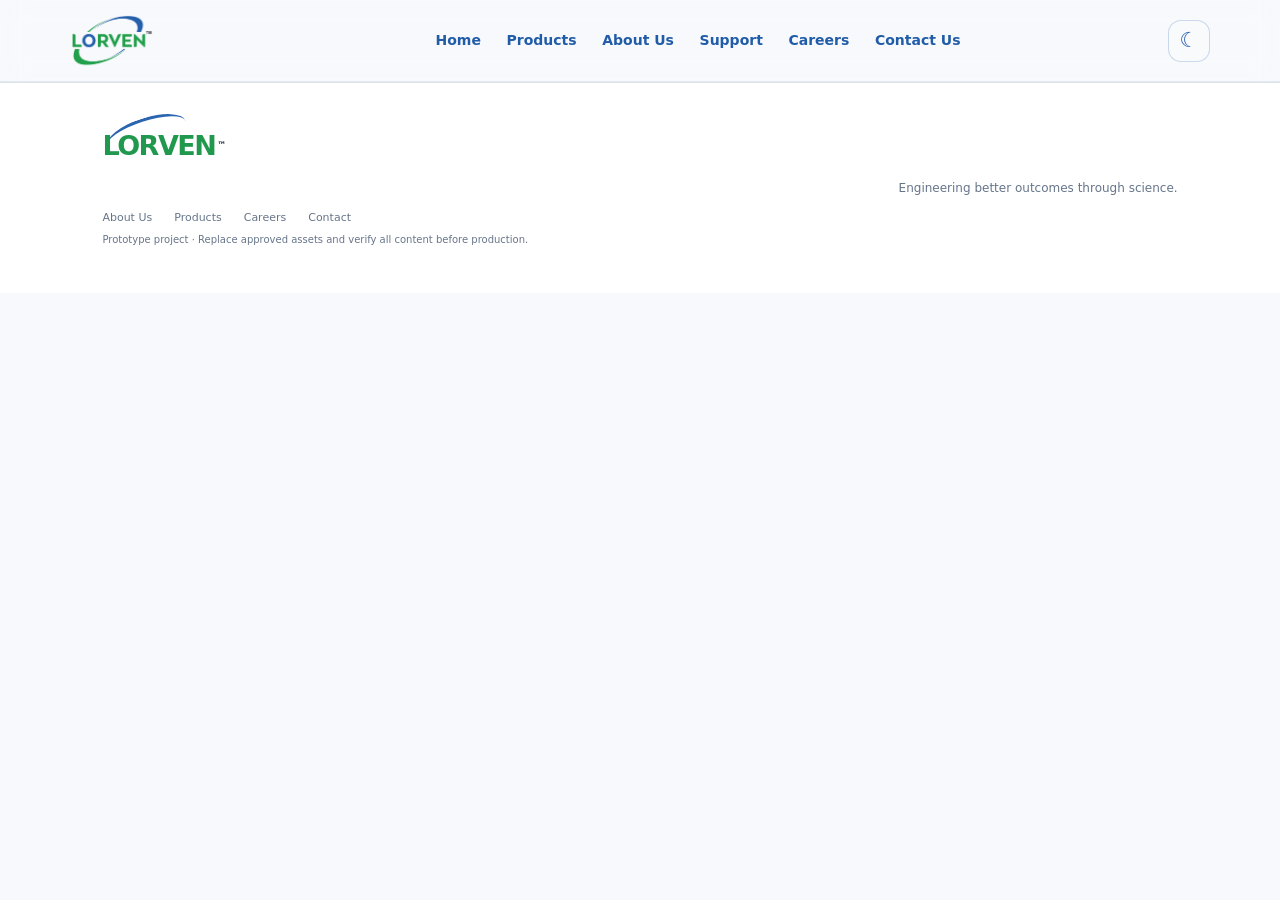
<file: product.html>
<!doctype html>
<html lang="en" data-theme="light">
<head>
  <meta charset="utf-8">
  <meta name="viewport" content="width=device-width, initial-scale=1">
  <meta name="description" content="Dr. NTR Biosciences / Lorven diagnostic instruments, laboratory solutions and in-vitro diagnostics.">
  <title>Product Details | Lorven Diagnostics</title>
  <link rel="preconnect" href="https://www.drntrbiosciences.com">
  <link rel="stylesheet" href="css/style.css">
</head>
<body class="page-detail">
  <header class="site-header">
    <a class="brand brand-image" href="index.html" aria-label="Lorven home"><img src="assets/brand/lorven_logo_png.png" alt="Lorven Diagnostics logo"></a>
    <nav class="main-nav" id="main-nav" aria-label="Main navigation">
      <a href="index.html" data-page-link="index.html">Home</a>
      <div class="nav-dropdown"><button type="button" class="nav-trigger" data-page-link="products.html" aria-expanded="false">Products</button>
        <div class="dropdown-menu"><a href="products.html" data-page-link="products.html">All Products</a><a href="products.html?category=Bio%20Chemistry" data-filter="Bio Chemistry" data-page-link="products.html">Bio Chemistry</a><a href="products.html?category=Hematology" data-filter="Hematology" data-page-link="products.html">Hematology</a><a href="products.html?category=Coagulation" data-filter="Coagulation" data-page-link="products.html">Coagulation</a><a href="products.html?category=Rapid%20Tests" data-filter="Rapid Tests" data-page-link="products.html">Rapid Tests</a><a href="products.html?category=Point%20Of%20Care" data-filter="Point Of Care" data-page-link="products.html">Point of Care</a><a href="products.html?category=Molecular%20Diagnostics" data-filter="Molecular Diagnostics" data-page-link="products.html">Molecular Diagnostics</a></div>
      </div>
      <a class="nav-direct" href="about.html" data-page-link="about.html">About Us</a>
      <div class="nav-dropdown"><button type="button" class="nav-trigger" data-page-link="support.html" aria-expanded="false">Support</button><div class="dropdown-menu"><a href="support.html" data-page-link="support.html">Service & Support</a><a href="support.html" data-page-link="support.html">Reagents & Consumables</a><a href="contact.html" data-page-link="contact.html">Product Enquiry</a></div></div>
      <button type="button" class="nav-trigger nav-simple" data-page-link="careers.html">Careers</button>
      <button type="button" class="nav-trigger nav-simple" data-page-link="contact.html">Contact Us</button>
    </nav>
    <div class="header-actions">
      <button class="icon-btn" id="theme-toggle" aria-label="Switch to dark mode" title="Switch theme">☾</button>
      <button class="menu-btn" id="menu-toggle" aria-label="Open navigation">☰</button>
    </div>
  </header>

  <main id="site-main">
    <section class="hero" id="home" data-page-section="home">
      <video class="hero-video" autoplay muted loop playsinline poster="assets/hero-poster.svg" aria-label="Laboratory background video">
        <source src="assets/hero-lab.mp4" type="video/mp4">
      </video>
      <div class="hero-overlay"></div>
      <div class="hero-content">
        <div class="eyebrow"><span class="eyebrow-line"></span> LORVEN · DIAGNOSTIC SOLUTIONS</div>
        <h1>Engineering better<br><em>outcomes through science.</em></h1>
        <p>Diagnostic instruments, reagents and laboratory solutions designed to support modern healthcare and clinical laboratories.</p>
        <div class="hero-actions">
          <a class="btn btn-primary" href="products.html">Explore products <span>↗</span></a>
          <a class="btn btn-glass" href="contact.html">Talk to our team</a>
        </div>
        <div class="hero-note"><span class="pulse"></span> Diagnostics · Research · Manufacturing</div>
      </div>
      <a class="scroll-cue" href="products.html"><span></span> SCROLL TO EXPLORE</a>
      <div class="hero-index"><b>01</b><span>/</span>04</div>
    </section>

    <section class="trust-strip home-stats" data-page-section="home" aria-label="Company at a glance">
      <div><strong class="count-up" data-count="1000" data-suffix="+">10</strong><span>Customers</span></div>
      <div><strong class="count-up" data-count="400" data-suffix="+">10</strong><span>Channel partners</span></div>
      <div><strong class="count-up" data-count="100" data-suffix="+">10</strong><span>Employees</span></div>
      <div><strong>2+</strong><span>Country presence</span></div>
      <p class="trust-note">Company figures shown from the public Dr. NTR Biosciences reference website; verify before production.</p>
    </section>

    <section class="section products-section" id="products" data-page-section="products">
      <div class="section-head">
        <div><span class="kicker">THE LORVEN PORTFOLIO</span><h2>Technology for every<br><em>diagnostic journey.</em></h2></div>
        <p>Explore instruments and diagnostic solutions across clinical chemistry, hematology, coagulation, rapid testing, point-of-care and molecular diagnostics.</p>
      </div>
      <div class="category-grid">
        <a class="category-card cat-green" href="products.html?category=Bio Chemistry"><span class="cat-no">01 / 06</span><span class="cat-icon">⌁</span><h3>Bio Chemistry</h3><p>Clinical chemistry analyzers, reagents, controls and calibrators.</p><span class="card-link">Explore category ↗</span></a>
        <a class="category-card cat-blue" href="products.html?category=Rapid Tests"><span class="cat-no">02 / 06</span><span class="cat-icon">＋</span><h3>Rapid Tests</h3><p>Rapid diagnostic tests across infectious disease and other assay areas.</p><span class="card-link">Explore category ↗</span></a>
        <a class="category-card cat-blue" href="products.html?category=Point Of Care"><span class="cat-no">03 / 06</span><span class="cat-icon">◉</span><h3>Point of Care</h3><p>Near-patient testing solutions, including glucose and electrolyte systems.</p><span class="card-link">Explore category ↗</span></a>
        <a class="category-card cat-blue" href="products.html?category=Molecular Diagnostics"><span class="cat-no">04 / 06</span><span class="cat-icon">⌘</span><h3>Molecular Diagnostics</h3><p>Nucleic-acid extraction, real-time PCR systems and assays.</p><span class="card-link">Explore category ↗</span></a>
        <a class="category-card cat-blue" href="products.html?category=Hematology"><span class="cat-no">05 / 06</span><span class="cat-icon">✳</span><h3>Hematology</h3><p>Hematology analyzers, reagents, controls and calibrators.</p><span class="card-link">Explore category ↗</span></a>
        <a class="category-card cat-blue" href="products.html?category=Coagulation"><span class="cat-no">06 / 06</span><span class="cat-icon">◌</span><h3>Coagulation</h3><p>Coagulation analyzers and reagents for blood-clotting assessment.</p><span class="card-link">Explore category ↗</span></a>
      </div>
    </section>

    <section class="section catalog-section" id="catalog" data-page-section="products">
      <div class="section-head compact">
        <div><span class="kicker">SELECTED INSTRUMENTS</span><h2>Featured <em>products.</em></h2></div>
        <div class="catalog-tools"><input id="product-search" type="search" placeholder="Search instruments…" aria-label="Search products"><select id="category-filter" aria-label="Filter category"><option value="all">All categories</option><option>Bio Chemistry</option><option>Hematology</option><option>Coagulation</option><option>Point Of Care</option><option>Rapid Tests</option></select></div>
      </div>
      <div class="product-grid" id="product-grid"><div class="loading">Loading product catalog…</div></div>
      <p class="source-note">Product names and category descriptions are based on publicly available reference pages. Confirm current availability, specifications, certifications and image-use permissions with the company before publishing.</p>
    </section>

    <section class="feature-band" id="about" data-page-section="about">
      <div class="feature-image"><img src="assets/products/original/lorven-hematology-reference.jpg" alt="Lorven 7-part hematology analyzer"></div>
      <div class="feature-copy"><span class="kicker">SCIENCE WITH PURPOSE</span><h2>Built around the needs of modern <em>laboratories.</em></h2><p>Dr. NTR Biosciences Pvt. Ltd. operates under the Lorven brand. Its public company profile describes diagnostic instrument and reagent manufacturing, R&D activity and a portfolio spanning multiple IVD categories.</p><a class="text-link" href="about.html" target="_blank" rel="noreferrer">Read the official company profile ↗</a></div>
    </section>

    <section class="section capabilities" id="support" data-page-section="support">
      <div class="section-head"><div><span class="kicker">BEYOND THE INSTRUMENT</span><h2>Support for the<br><em>whole workflow.</em></h2></div><p>From instruments and reagents to technical assistance, make it easy for visitors to find the right team and next step.</p></div>
      <div class="capability-grid">
        <article><span>01</span><h3>Instrument portfolio</h3><p>Browse product families and request the information relevant to your laboratory.</p></article>
        <article><span>02</span><h3>Reagents & consumables</h3><p>Find relevant reagent groups and ask about product availability and compatibility.</p></article>
        <article><span>03</span><h3>Service & support</h3><p>Provide a clear path for service questions, technical assistance and product enquiries.</p></article>
      </div>
    </section>

    <section class="testimonial-section" id="testimonials" data-page-section="about">
      <div class="testimonial-top"><div><span class="kicker">CUSTOMER VOICES</span><h2>Trust built through<br><em>everyday work.</em></h2></div><div class="carousel-controls"><button id="prev-testimonial" aria-label="Previous testimonial">←</button><button id="next-testimonial" aria-label="Next testimonial">→</button></div></div>
      <div class="testimonial-track" id="testimonial-track">
        <article class="testimonial-card"><div class="quote-mark">“</div><p>“The fully automated biochemistry systems from Dr. NTR Bio Sciences have transformed our lab operations. Accurate, fast, and reliable…”</p><div class="testimonial-person"><span class="avatar">H</span><div><strong>Henry</strong><small>Name shown on reference website · verify testimonial and permission</small></div></div></article>
        <article class="testimonial-card featured-testimonial"><div class="quote-mark">“</div><p>“The blood glucose meter from Dr. NTR Bio Sciences is accurate, easy to use, and reliable…”</p><div class="testimonial-person"><span class="avatar">N</span><div><strong>Nicky</strong><small>Name shown on reference website · verify testimonial and permission</small></div></div></article>
        <article class="testimonial-card"><div class="quote-mark">“</div><p>“Hands-on learning, advanced facilities, and expert guidance provided here have given me the skills and confidence to excel…”</p><div class="testimonial-person"><span class="avatar">A</span><div><strong>Arthur</strong><small>Name shown on reference website · verify testimonial and permission</small></div></div></article>
      </div>
      <p class="source-note testimonial-note">These excerpts are taken from the public reference website and shortened for layout. Verify authenticity, exact wording and authorization before using them as endorsements.</p>
    </section>

    <section class="section enquiry-section" id="contact" data-page-section="contact">
      <div class="enquiry-intro"><span class="kicker">LET’S TALK DIAGNOSTICS</span><h2>Tell us what your<br><em>laboratory needs.</em></h2><p>Request a quotation, product specifications, a demo, or help choosing the right diagnostic solution. Our team can follow up with you.</p><div class="enquiry-points"><span>✓ Product & quotation requests</span><span>✓ Demo and technical questions</span><span>✓ Reagent and consumable enquiries</span></div></div>
      <form class="enquiry-form" id="enquiry-form">
        <div class="form-heading"><span>PRODUCT ENQUIRY</span><h3>How can we help?</h3><p>Fields marked * are required.</p></div>
        <div class="form-grid"><label>Full name *<input name="name" required autocomplete="name" placeholder="Your full name"></label><label>Company / laboratory<input name="company" autocomplete="organization" placeholder="Organisation name"></label><label>Work email *<input type="email" name="email" required autocomplete="email" placeholder="name@company.com"></label><label>Phone number *<input type="tel" name="phone" required autocomplete="tel" placeholder="Include country code"></label><label>Product of interest *<select id="enquiry-product" name="product" required><option value="">Select a product or category</option><option>Bio Chemistry</option><option>Hematology</option><option>Coagulation</option><option>Rapid Tests</option><option>Point Of Care</option><option>Molecular Diagnostics</option><option>General enquiry</option></select></label><label>Enquiry type<select name="enquiryType"><option>Request a quotation</option><option>Product specifications</option><option>Book a product demo</option><option>Technical support</option><option>Reagents and consumables</option><option>Other</option></select></label><label class="form-wide">Your message *<textarea name="message" rows="4" required placeholder="Tell us about your requirements, quantity, location or questions..."></textarea></label></div>
        <label class="consent-row"><input type="checkbox" required> <span>I agree to be contacted regarding this enquiry. *</span></label><button class="btn btn-primary form-submit" type="submit">Submit enquiry <span>↗</span></button><p class="form-note" id="form-note">This prototype prepares an email to the enquiry team. A server-side form service is required for direct online submission.</p>
      </form>
    </section>
    <section class="section careers-page" data-page-section="careers"><span class="kicker">CAREERS AT LORVEN</span><h2>Build the future of<br><em>diagnostics with us.</em></h2><p>Interested in contributing to diagnostic science, manufacturing, research or customer support? Contact our team to ask about current opportunities.</p><a class="btn btn-primary" href="mailto:subbu@drntrbiosciences.com?subject=Career%20Enquiry">Enquire about careers ↗</a></section>
    <section class="section product-detail-page" id="product-detail" data-page-section="detail" hidden><button class="back-link" id="back-to-products">← Back to products</button><div id="product-detail-content"></div></section>
  </main>

  <footer class="site-footer" id="careers" data-page-section="home"><a class="brand footer-brand" href="index.html"><span class="brand-orbit"></span><span class="brand-word">LORVEN</span><sup>™</sup></a><p>Engineering better outcomes through science.</p><div class="footer-links"><a href="about.html">About Us</a><a href="products.html">Products</a><a href="careers.html">Careers</a><a href="contact.html">Contact</a></div><small>Prototype project · Replace approved assets and verify all content before production.</small></footer>
  <script src="js/app.js"></script>
</body>
</html>
</file>
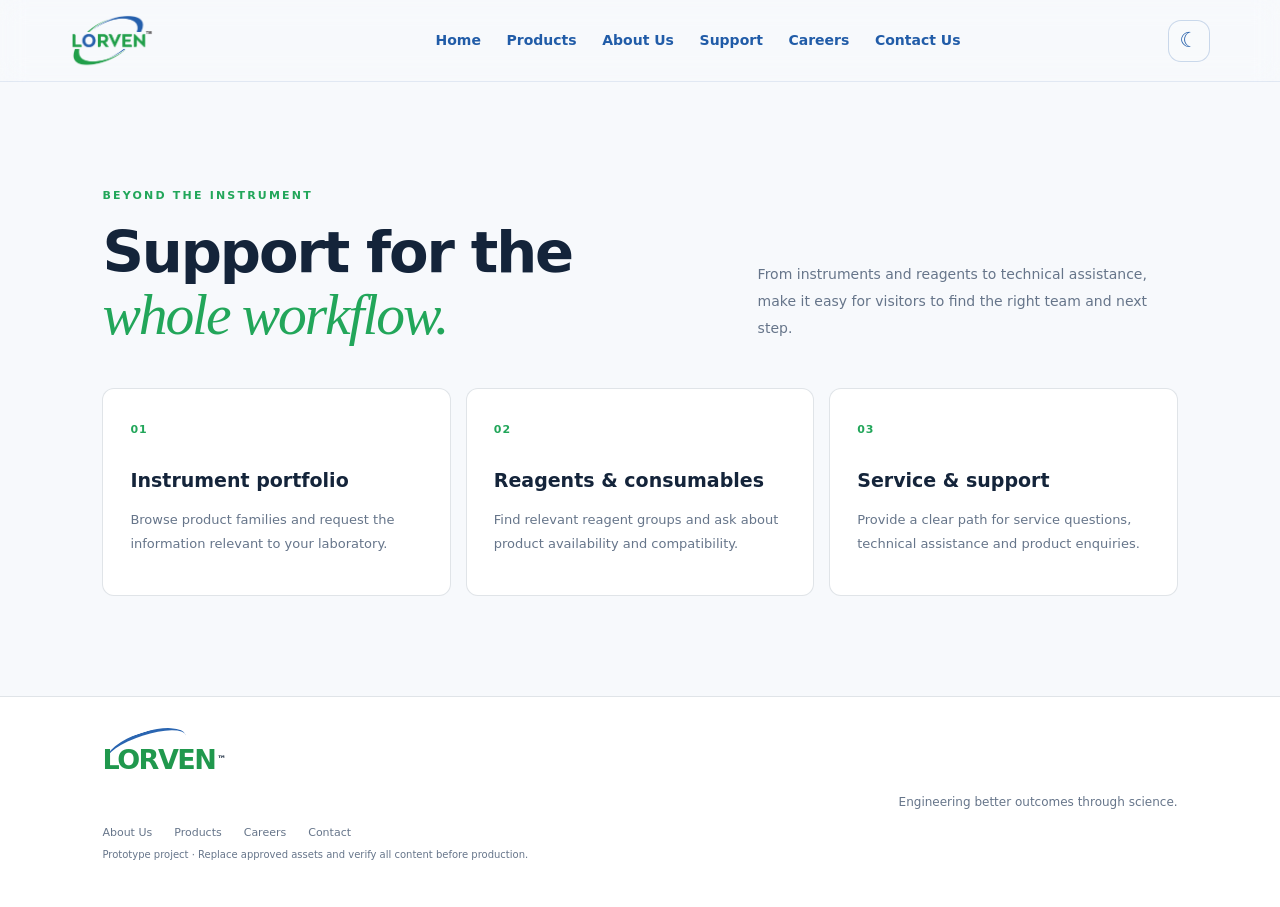
<file: support.html>
<!doctype html>
<html lang="en" data-theme="light">
<head>
  <meta charset="utf-8">
  <meta name="viewport" content="width=device-width, initial-scale=1">
  <meta name="description" content="Dr. NTR Biosciences / Lorven diagnostic instruments, laboratory solutions and in-vitro diagnostics.">
  <title>Support | Lorven Diagnostics</title>
  <link rel="preconnect" href="https://www.drntrbiosciences.com">
  <link rel="stylesheet" href="css/style.css">
</head>
<body class="page-support">
  <header class="site-header">
    <a class="brand brand-image" href="index.html" aria-label="Lorven home"><img src="assets/brand/lorven_logo_png.png" alt="Lorven Diagnostics logo"></a>
    <nav class="main-nav" id="main-nav" aria-label="Main navigation">
      <a href="index.html" data-page-link="index.html">Home</a>
      <div class="nav-dropdown"><button type="button" class="nav-trigger" data-page-link="products.html" aria-expanded="false">Products</button>
        <div class="dropdown-menu"><a href="products.html" data-page-link="products.html">All Products</a><a href="products.html?category=Bio%20Chemistry" data-filter="Bio Chemistry" data-page-link="products.html">Bio Chemistry</a><a href="products.html?category=Hematology" data-filter="Hematology" data-page-link="products.html">Hematology</a><a href="products.html?category=Coagulation" data-filter="Coagulation" data-page-link="products.html">Coagulation</a><a href="products.html?category=Rapid%20Tests" data-filter="Rapid Tests" data-page-link="products.html">Rapid Tests</a><a href="products.html?category=Point%20Of%20Care" data-filter="Point Of Care" data-page-link="products.html">Point of Care</a><a href="products.html?category=Molecular%20Diagnostics" data-filter="Molecular Diagnostics" data-page-link="products.html">Molecular Diagnostics</a></div>
      </div>
      <a class="nav-direct" href="about.html" data-page-link="about.html">About Us</a>
      <div class="nav-dropdown"><button type="button" class="nav-trigger" data-page-link="support.html" aria-expanded="false">Support</button><div class="dropdown-menu"><a href="support.html" data-page-link="support.html">Service & Support</a><a href="support.html" data-page-link="support.html">Reagents & Consumables</a><a href="contact.html" data-page-link="contact.html">Product Enquiry</a></div></div>
      <button type="button" class="nav-trigger nav-simple" data-page-link="careers.html">Careers</button>
      <button type="button" class="nav-trigger nav-simple" data-page-link="contact.html">Contact Us</button>
    </nav>
    <div class="header-actions">
      <button class="icon-btn" id="theme-toggle" aria-label="Switch to dark mode" title="Switch theme">☾</button>
      <button class="menu-btn" id="menu-toggle" aria-label="Open navigation">☰</button>
    </div>
  </header>

  <main id="site-main">
    <section class="hero" id="home" data-page-section="home">
      <video class="hero-video" autoplay muted loop playsinline poster="assets/hero-poster.svg" aria-label="Laboratory background video">
        <source src="assets/hero-lab.mp4" type="video/mp4">
      </video>
      <div class="hero-overlay"></div>
      <div class="hero-content">
        <div class="eyebrow"><span class="eyebrow-line"></span> LORVEN · DIAGNOSTIC SOLUTIONS</div>
        <h1>Engineering better<br><em>outcomes through science.</em></h1>
        <p>Diagnostic instruments, reagents and laboratory solutions designed to support modern healthcare and clinical laboratories.</p>
        <div class="hero-actions">
          <a class="btn btn-primary" href="products.html">Explore products <span>↗</span></a>
          <a class="btn btn-glass" href="contact.html">Talk to our team</a>
        </div>
        <div class="hero-note"><span class="pulse"></span> Diagnostics · Research · Manufacturing</div>
      </div>
      <a class="scroll-cue" href="products.html"><span></span> SCROLL TO EXPLORE</a>
      <div class="hero-index"><b>01</b><span>/</span>04</div>
    </section>

    <section class="trust-strip home-stats" data-page-section="home" aria-label="Company at a glance">
      <div><strong class="count-up" data-count="1000" data-suffix="+">10</strong><span>Customers</span></div>
      <div><strong class="count-up" data-count="400" data-suffix="+">10</strong><span>Channel partners</span></div>
      <div><strong class="count-up" data-count="100" data-suffix="+">10</strong><span>Employees</span></div>
      <div><strong>2+</strong><span>Country presence</span></div>
      <p class="trust-note">Company figures shown from the public Dr. NTR Biosciences reference website; verify before production.</p>
    </section>

    <section class="section products-section" id="products" data-page-section="products">
      <div class="section-head">
        <div><span class="kicker">THE LORVEN PORTFOLIO</span><h2>Technology for every<br><em>diagnostic journey.</em></h2></div>
        <p>Explore instruments and diagnostic solutions across clinical chemistry, hematology, coagulation, rapid testing, point-of-care and molecular diagnostics.</p>
      </div>
      <div class="category-grid">
        <a class="category-card cat-green" href="products.html?category=Bio Chemistry"><span class="cat-no">01 / 06</span><span class="cat-icon">⌁</span><h3>Bio Chemistry</h3><p>Clinical chemistry analyzers, reagents, controls and calibrators.</p><span class="card-link">Explore category ↗</span></a>
        <a class="category-card cat-blue" href="products.html?category=Rapid Tests"><span class="cat-no">02 / 06</span><span class="cat-icon">＋</span><h3>Rapid Tests</h3><p>Rapid diagnostic tests across infectious disease and other assay areas.</p><span class="card-link">Explore category ↗</span></a>
        <a class="category-card cat-blue" href="products.html?category=Point Of Care"><span class="cat-no">03 / 06</span><span class="cat-icon">◉</span><h3>Point of Care</h3><p>Near-patient testing solutions, including glucose and electrolyte systems.</p><span class="card-link">Explore category ↗</span></a>
        <a class="category-card cat-blue" href="products.html?category=Molecular Diagnostics"><span class="cat-no">04 / 06</span><span class="cat-icon">⌘</span><h3>Molecular Diagnostics</h3><p>Nucleic-acid extraction, real-time PCR systems and assays.</p><span class="card-link">Explore category ↗</span></a>
        <a class="category-card cat-blue" href="products.html?category=Hematology"><span class="cat-no">05 / 06</span><span class="cat-icon">✳</span><h3>Hematology</h3><p>Hematology analyzers, reagents, controls and calibrators.</p><span class="card-link">Explore category ↗</span></a>
        <a class="category-card cat-blue" href="products.html?category=Coagulation"><span class="cat-no">06 / 06</span><span class="cat-icon">◌</span><h3>Coagulation</h3><p>Coagulation analyzers and reagents for blood-clotting assessment.</p><span class="card-link">Explore category ↗</span></a>
      </div>
    </section>

    <section class="section catalog-section" id="catalog" data-page-section="products">
      <div class="section-head compact">
        <div><span class="kicker">SELECTED INSTRUMENTS</span><h2>Featured <em>products.</em></h2></div>
        <div class="catalog-tools"><input id="product-search" type="search" placeholder="Search instruments…" aria-label="Search products"><select id="category-filter" aria-label="Filter category"><option value="all">All categories</option><option>Bio Chemistry</option><option>Hematology</option><option>Coagulation</option><option>Point Of Care</option><option>Rapid Tests</option></select></div>
      </div>
      <div class="product-grid" id="product-grid"><div class="loading">Loading product catalog…</div></div>
      <p class="source-note">Product names and category descriptions are based on publicly available reference pages. Confirm current availability, specifications, certifications and image-use permissions with the company before publishing.</p>
    </section>

    <section class="feature-band" id="about" data-page-section="about">
      <div class="feature-image"><img src="assets/products/original/lorven-hematology-reference.jpg" alt="Lorven 7-part hematology analyzer"></div>
      <div class="feature-copy"><span class="kicker">SCIENCE WITH PURPOSE</span><h2>Built around the needs of modern <em>laboratories.</em></h2><p>Dr. NTR Biosciences Pvt. Ltd. operates under the Lorven brand. Its public company profile describes diagnostic instrument and reagent manufacturing, R&D activity and a portfolio spanning multiple IVD categories.</p><a class="text-link" href="about.html" target="_blank" rel="noreferrer">Read the official company profile ↗</a></div>
    </section>

    <section class="section capabilities" id="support" data-page-section="support">
      <div class="section-head"><div><span class="kicker">BEYOND THE INSTRUMENT</span><h2>Support for the<br><em>whole workflow.</em></h2></div><p>From instruments and reagents to technical assistance, make it easy for visitors to find the right team and next step.</p></div>
      <div class="capability-grid">
        <article><span>01</span><h3>Instrument portfolio</h3><p>Browse product families and request the information relevant to your laboratory.</p></article>
        <article><span>02</span><h3>Reagents & consumables</h3><p>Find relevant reagent groups and ask about product availability and compatibility.</p></article>
        <article><span>03</span><h3>Service & support</h3><p>Provide a clear path for service questions, technical assistance and product enquiries.</p></article>
      </div>
    </section>

    <section class="testimonial-section" id="testimonials" data-page-section="about">
      <div class="testimonial-top"><div><span class="kicker">CUSTOMER VOICES</span><h2>Trust built through<br><em>everyday work.</em></h2></div><div class="carousel-controls"><button id="prev-testimonial" aria-label="Previous testimonial">←</button><button id="next-testimonial" aria-label="Next testimonial">→</button></div></div>
      <div class="testimonial-track" id="testimonial-track">
        <article class="testimonial-card"><div class="quote-mark">“</div><p>“The fully automated biochemistry systems from Dr. NTR Bio Sciences have transformed our lab operations. Accurate, fast, and reliable…”</p><div class="testimonial-person"><span class="avatar">H</span><div><strong>Henry</strong><small>Name shown on reference website · verify testimonial and permission</small></div></div></article>
        <article class="testimonial-card featured-testimonial"><div class="quote-mark">“</div><p>“The blood glucose meter from Dr. NTR Bio Sciences is accurate, easy to use, and reliable…”</p><div class="testimonial-person"><span class="avatar">N</span><div><strong>Nicky</strong><small>Name shown on reference website · verify testimonial and permission</small></div></div></article>
        <article class="testimonial-card"><div class="quote-mark">“</div><p>“Hands-on learning, advanced facilities, and expert guidance provided here have given me the skills and confidence to excel…”</p><div class="testimonial-person"><span class="avatar">A</span><div><strong>Arthur</strong><small>Name shown on reference website · verify testimonial and permission</small></div></div></article>
      </div>
      <p class="source-note testimonial-note">These excerpts are taken from the public reference website and shortened for layout. Verify authenticity, exact wording and authorization before using them as endorsements.</p>
    </section>

    <section class="section enquiry-section" id="contact" data-page-section="contact">
      <div class="enquiry-intro"><span class="kicker">LET’S TALK DIAGNOSTICS</span><h2>Tell us what your<br><em>laboratory needs.</em></h2><p>Request a quotation, product specifications, a demo, or help choosing the right diagnostic solution. Our team can follow up with you.</p><div class="enquiry-points"><span>✓ Product & quotation requests</span><span>✓ Demo and technical questions</span><span>✓ Reagent and consumable enquiries</span></div></div>
      <form class="enquiry-form" id="enquiry-form">
        <div class="form-heading"><span>PRODUCT ENQUIRY</span><h3>How can we help?</h3><p>Fields marked * are required.</p></div>
        <div class="form-grid"><label>Full name *<input name="name" required autocomplete="name" placeholder="Your full name"></label><label>Company / laboratory<input name="company" autocomplete="organization" placeholder="Organisation name"></label><label>Work email *<input type="email" name="email" required autocomplete="email" placeholder="name@company.com"></label><label>Phone number *<input type="tel" name="phone" required autocomplete="tel" placeholder="Include country code"></label><label>Product of interest *<select id="enquiry-product" name="product" required><option value="">Select a product or category</option><option>Bio Chemistry</option><option>Hematology</option><option>Coagulation</option><option>Rapid Tests</option><option>Point Of Care</option><option>Molecular Diagnostics</option><option>General enquiry</option></select></label><label>Enquiry type<select name="enquiryType"><option>Request a quotation</option><option>Product specifications</option><option>Book a product demo</option><option>Technical support</option><option>Reagents and consumables</option><option>Other</option></select></label><label class="form-wide">Your message *<textarea name="message" rows="4" required placeholder="Tell us about your requirements, quantity, location or questions..."></textarea></label></div>
        <label class="consent-row"><input type="checkbox" required> <span>I agree to be contacted regarding this enquiry. *</span></label><button class="btn btn-primary form-submit" type="submit">Submit enquiry <span>↗</span></button><p class="form-note" id="form-note">This prototype prepares an email to the enquiry team. A server-side form service is required for direct online submission.</p>
      </form>
    </section>
    <section class="section careers-page" data-page-section="careers"><span class="kicker">CAREERS AT LORVEN</span><h2>Build the future of<br><em>diagnostics with us.</em></h2><p>Interested in contributing to diagnostic science, manufacturing, research or customer support? Contact our team to ask about current opportunities.</p><a class="btn btn-primary" href="mailto:subbu@drntrbiosciences.com?subject=Career%20Enquiry">Enquire about careers ↗</a></section>
    <section class="section product-detail-page" id="product-detail" data-page-section="detail" hidden><button class="back-link" id="back-to-products">← Back to products</button><div id="product-detail-content"></div></section>
  </main>

  <footer class="site-footer" id="careers" data-page-section="home"><a class="brand footer-brand" href="index.html"><span class="brand-orbit"></span><span class="brand-word">LORVEN</span><sup>™</sup></a><p>Engineering better outcomes through science.</p><div class="footer-links"><a href="about.html">About Us</a><a href="products.html">Products</a><a href="careers.html">Careers</a><a href="contact.html">Contact</a></div><small>Prototype project · Replace approved assets and verify all content before production.</small></footer>
  <script src="js/app.js"></script>
</body>
</html>
</file>
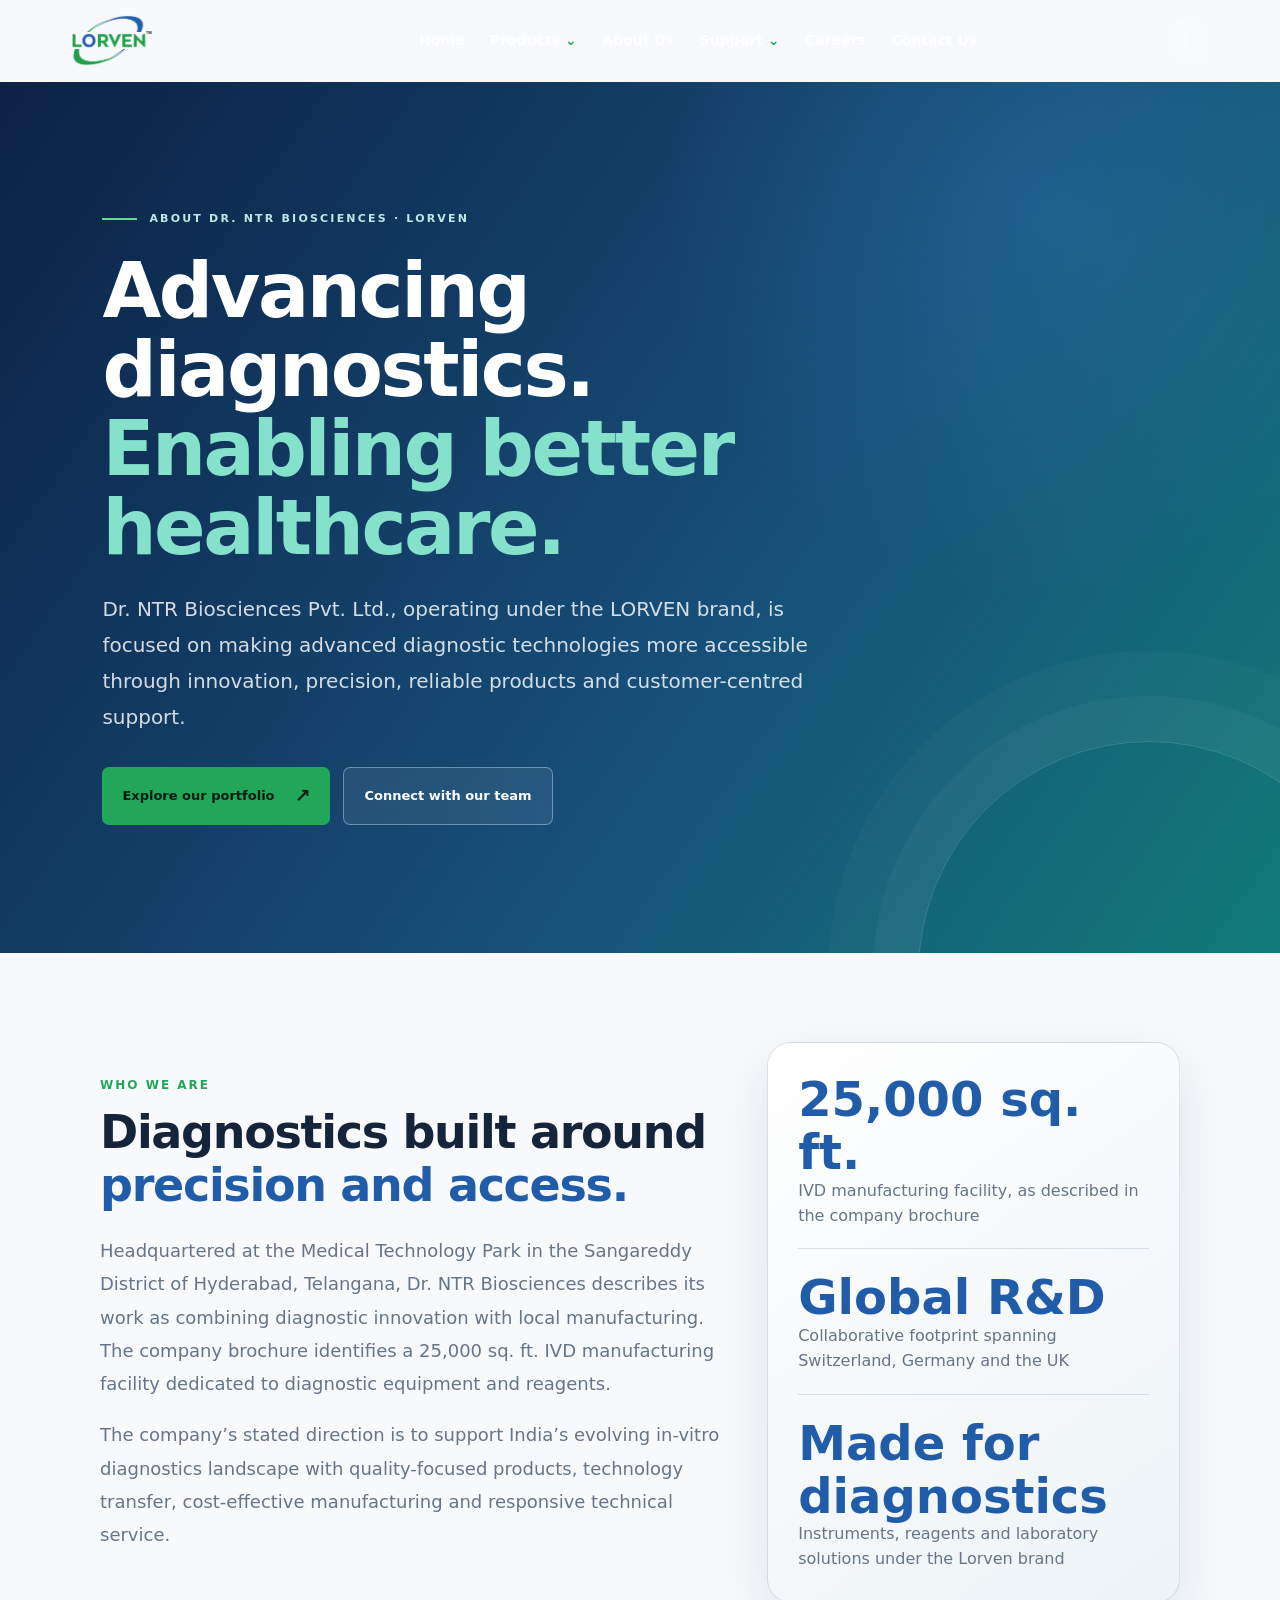
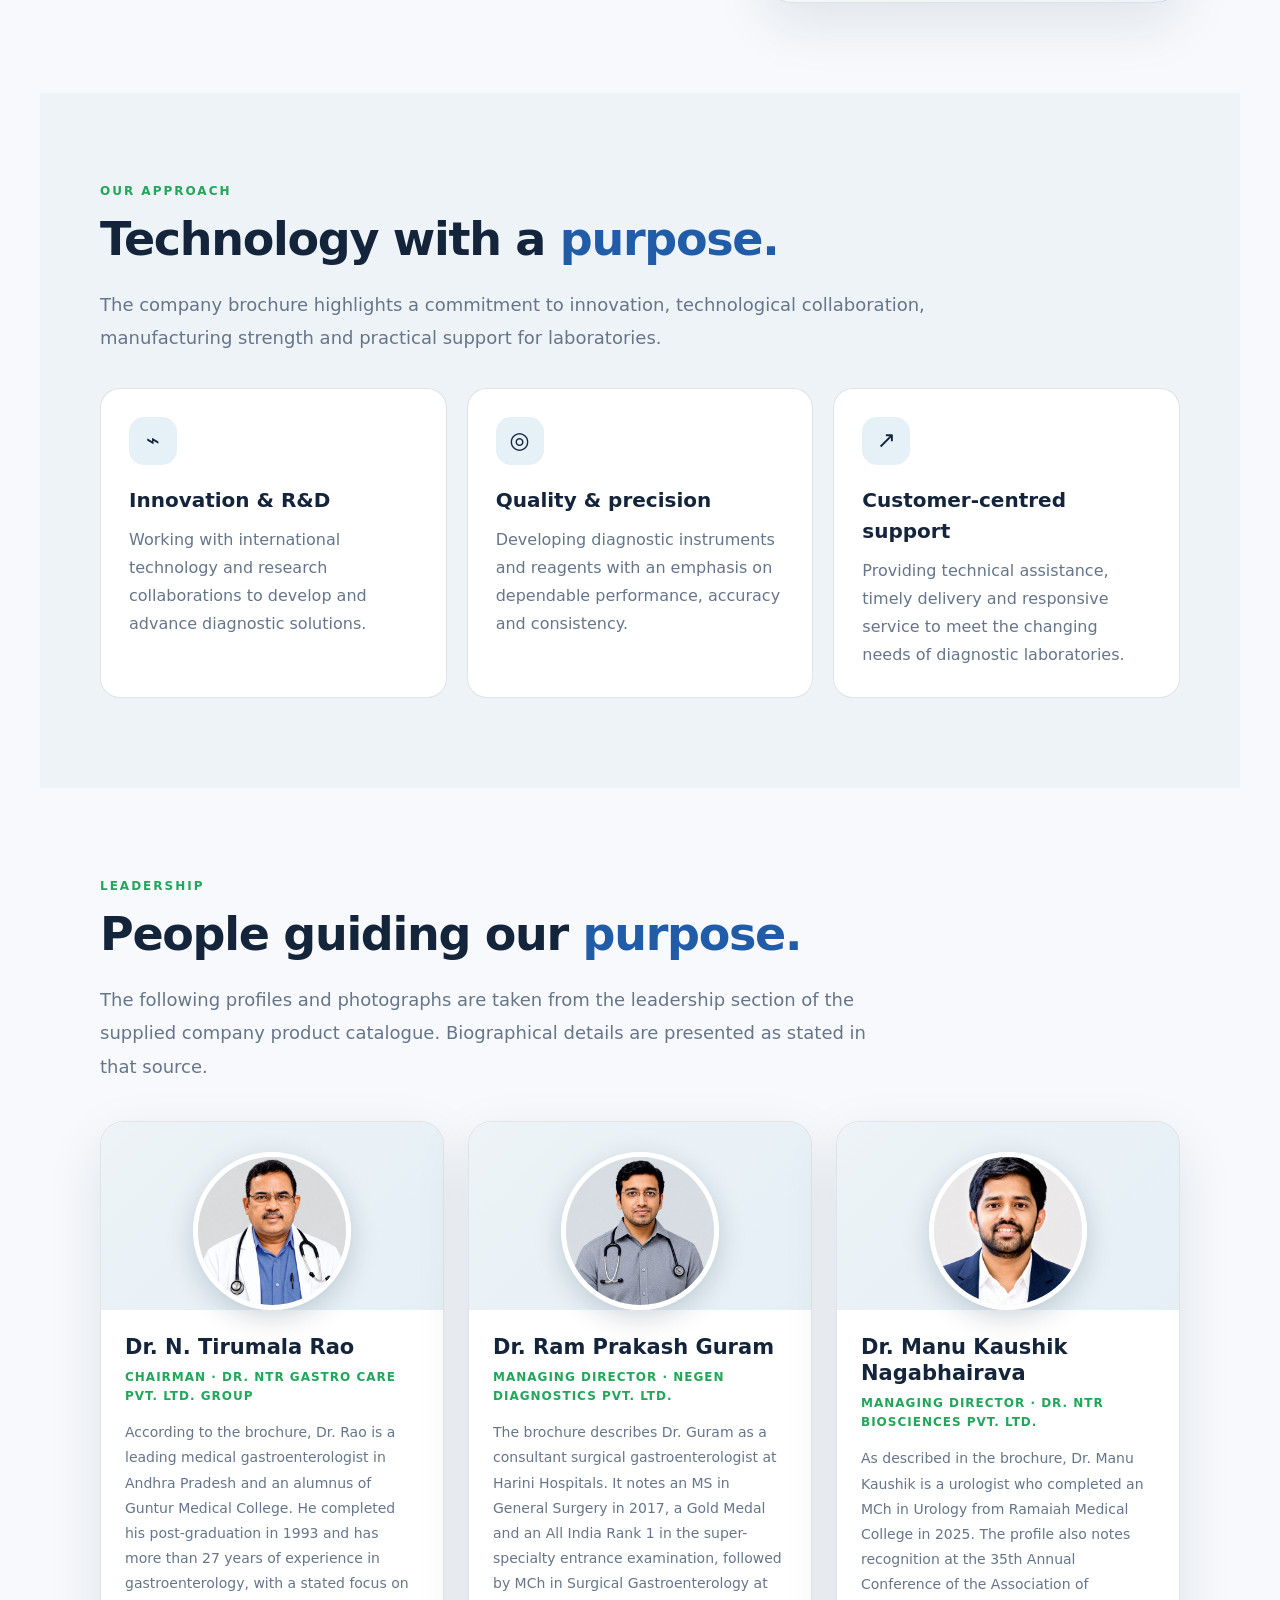
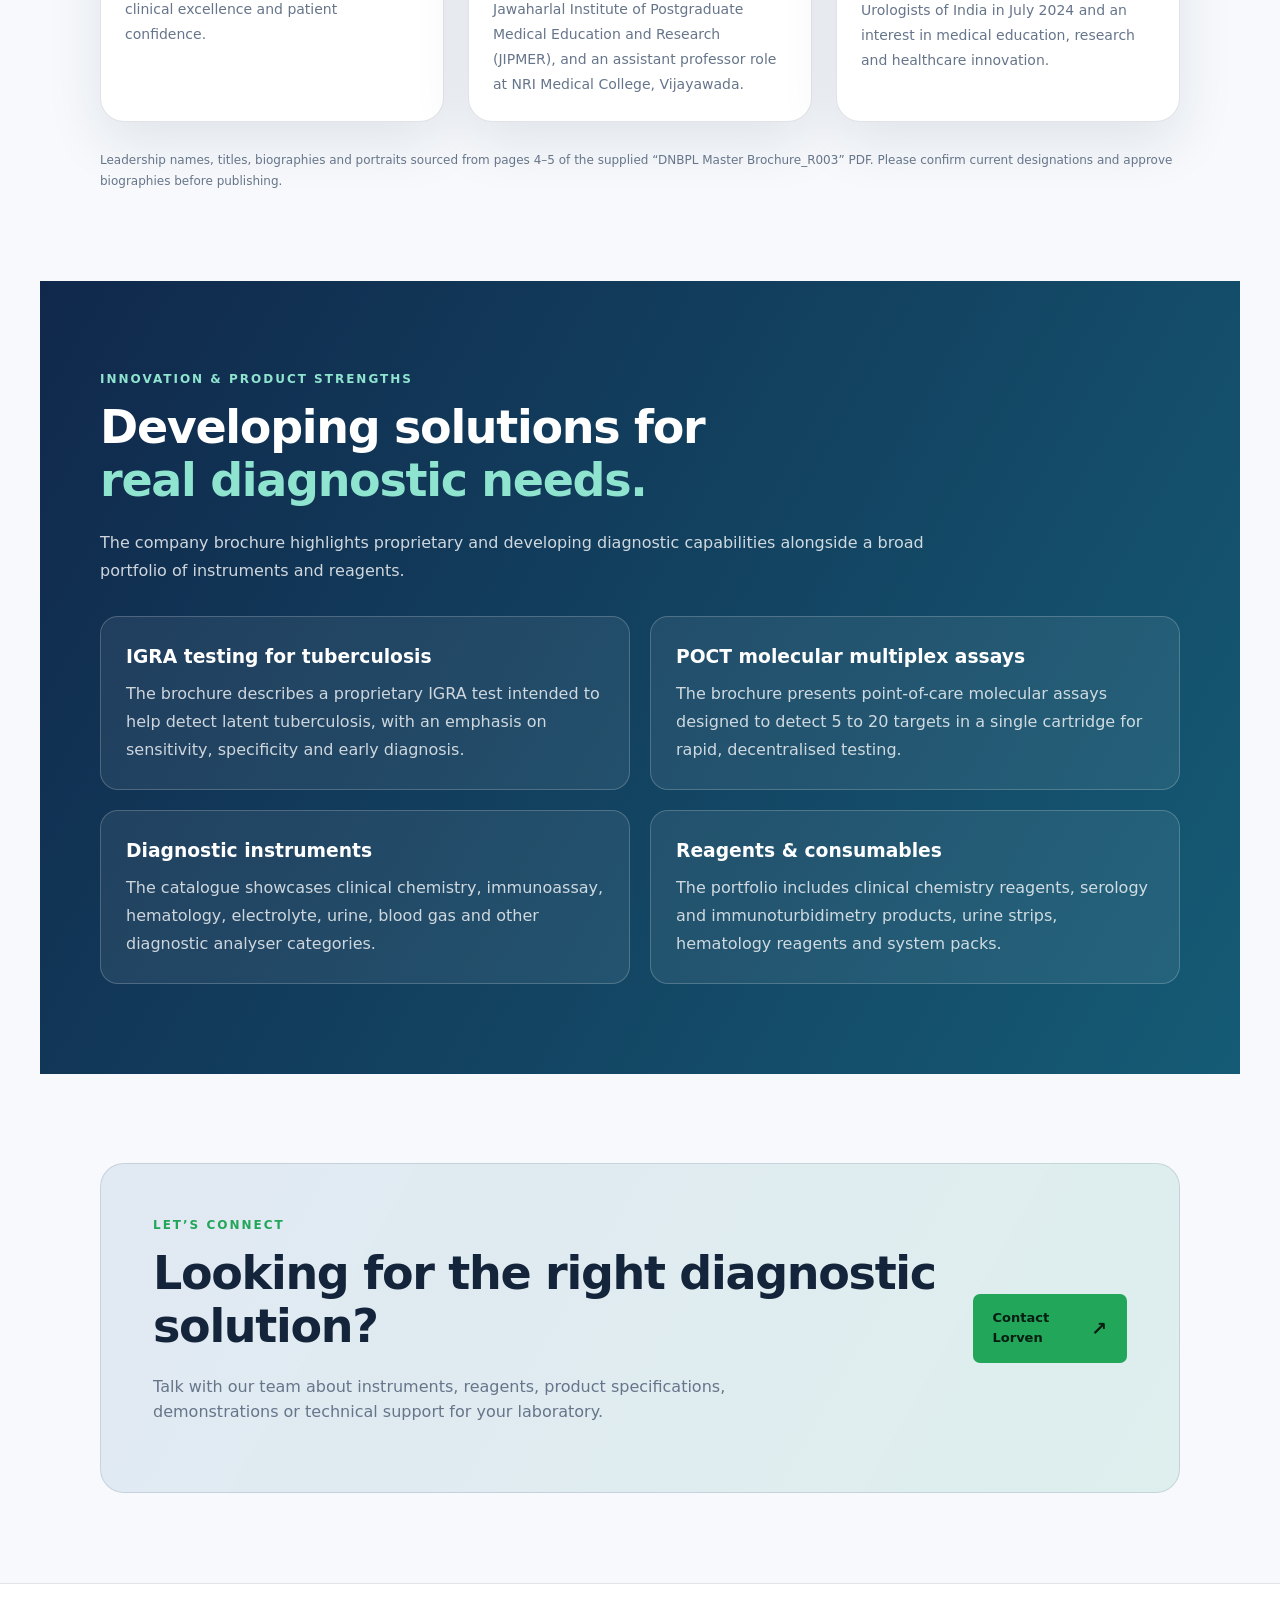
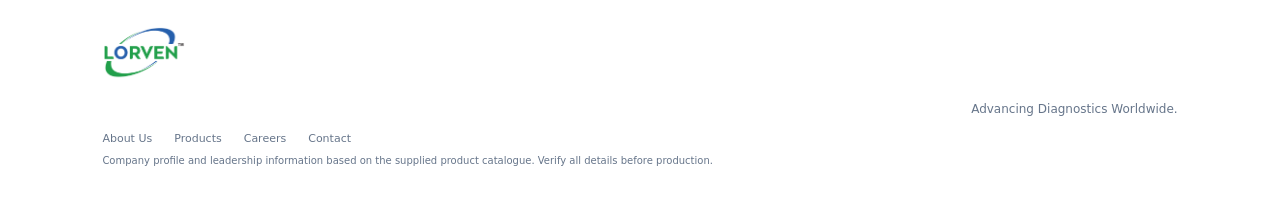
<file: js/about.html>
<!doctype html>
<html lang="en" data-theme="light">
<head>
  <meta charset="utf-8">
  <meta name="viewport" content="width=device-width, initial-scale=1">
  <meta name="description" content="Learn about Dr. NTR Biosciences Pvt. Ltd. and Lorven: diagnostic innovation, IVD manufacturing, research and leadership.">
  <title>About Us | Lorven Diagnostics</title>
  <link rel="stylesheet" href="css/style.css">
  <style>
    .about-hero{position:relative;overflow:hidden;padding:clamp(76px,10vw,140px) clamp(22px,8vw,120px);background:radial-gradient(circle at 82% 15%,rgba(61,146,210,.24),transparent 30%),linear-gradient(125deg,#0c2145 0%,#174f79 58%,#117b78 100%);color:#fff}
    .about-hero:after{content:"";position:absolute;width:460px;height:460px;border:1px solid rgba(255,255,255,.16);border-radius:50%;right:-100px;bottom:-250px;box-shadow:0 0 0 45px rgba(255,255,255,.035),0 0 0 90px rgba(255,255,255,.025)}
    .about-hero-inner{position:relative;z-index:1;max-width:1000px}.about-hero .eyebrow{color:#bce9e5}.about-hero h1{font-size:clamp(42px,6vw,76px);line-height:1.04;letter-spacing:-2.4px;max-width:850px;margin:24px 0}.about-hero h1 em{font-style:normal;color:#86e1cc}.about-hero p{font-size:clamp(16px,1.7vw,20px);max-width:760px;color:rgba(255,255,255,.82);line-height:1.8}
    .about-wrap{max-width:1200px;margin:auto;padding:clamp(48px,7vw,90px) clamp(22px,5vw,60px)}.about-kicker{font-size:12px;letter-spacing:2px;font-weight:800;color:var(--green)}.about-wrap h2{font-size:clamp(30px,4vw,46px);line-height:1.15;letter-spacing:-1.3px;margin:12px 0 22px}.about-wrap h2 em{font-style:normal;color:var(--blue)}.about-lead{font-size:18px;line-height:1.85;color:var(--muted);max-width:900px}
    .about-intro-grid{display:grid;grid-template-columns:1.2fr .8fr;gap:48px;align-items:center}.about-fact-card{padding:30px;border-radius:24px;background:linear-gradient(145deg,var(--surface),var(--surface-2));border:1px solid var(--line);box-shadow:var(--shadow)}.about-fact-card strong{display:block;font-size:clamp(32px,4vw,48px);color:var(--blue);line-height:1.1}.about-fact-card span{color:var(--muted)}.about-fact-list{display:grid;gap:22px}.about-fact{padding-bottom:20px;border-bottom:1px solid var(--line)}.about-fact:last-child{border-bottom:0;padding-bottom:0}
    .about-pillars{background:var(--surface-2)}.pillar-grid{display:grid;grid-template-columns:repeat(3,minmax(0,1fr));gap:20px;margin-top:34px}.pillar{padding:28px;border-radius:20px;background:var(--surface);border:1px solid var(--line)}.pillar .pillar-icon{width:48px;height:48px;display:grid;place-items:center;border-radius:15px;background:rgba(44,133,184,.12);font-size:23px;margin-bottom:20px}.pillar h3{font-size:20px;margin:0 0 10px}.pillar p{color:var(--muted);line-height:1.75;margin:0}
    .leadership-heading{max-width:780px}.leader-grid{display:grid;grid-template-columns:repeat(3,minmax(0,1fr));gap:24px;margin-top:38px}.leader-card{overflow:hidden;border:1px solid var(--line);background:var(--surface);border-radius:24px;box-shadow:var(--shadow);display:flex;flex-direction:column}.leader-photo-wrap{padding:30px 25px 0;background:linear-gradient(135deg,var(--surface-2),rgba(40,125,174,.12));display:flex;justify-content:center}.leader-photo{width:158px;height:158px;object-fit:cover;border-radius:50%;border:5px solid var(--surface);box-shadow:0 8px 28px rgba(8,32,60,.18)}.leader-body{padding:24px}.leader-body h3{font-size:21px;line-height:1.25;margin:0 0 8px}.leader-role{font-size:12px;text-transform:uppercase;letter-spacing:1px;font-weight:800;color:var(--green);margin-bottom:15px}.leader-body p{font-size:14px;color:var(--muted);line-height:1.8;margin:0}
    .about-innovation{background:linear-gradient(120deg,#10284b,#155b75);color:white}.about-innovation .about-kicker{color:#8fe4cf}.about-innovation h2 em{color:#8fe4cf}.innovation-grid{display:grid;grid-template-columns:repeat(2,minmax(0,1fr));gap:20px;margin-top:30px}.innovation-item{border:1px solid rgba(255,255,255,.2);background:rgba(255,255,255,.07);padding:25px;border-radius:18px}.innovation-item h3{margin:0 0 9px}.innovation-item p{color:rgba(255,255,255,.78);line-height:1.75;margin:0}
    .about-cta{border-radius:24px;padding:clamp(28px,5vw,52px);background:linear-gradient(120deg,rgba(37,96,164,.1),rgba(27,162,122,.11));border:1px solid var(--line);display:flex;align-items:center;justify-content:space-between;gap:25px}.about-cta p{color:var(--muted);max-width:650px}.source-note{font-size:12px;color:var(--muted);margin-top:28px}
    @media(max-width:850px){.about-intro-grid{grid-template-columns:1fr;gap:28px}.leader-grid{grid-template-columns:1fr 1fr}.pillar-grid{grid-template-columns:1fr}.innovation-grid{grid-template-columns:1fr}}
    @media(max-width:560px){.leader-grid{grid-template-columns:1fr}.leader-card{max-width:440px;margin:auto}.about-cta{align-items:flex-start;flex-direction:column}.about-hero h1{letter-spacing:-1.5px}}
  </style>
</head>
<body class="page-about">
  <header class="site-header">
    <a class="brand brand-image" href="index.html" aria-label="Lorven home"><img src="assets/brand/lorven_logo_png.png" alt="Lorven Diagnostics logo"></a>
    <nav class="main-nav" id="main-nav" aria-label="Main navigation">
      <a href="index.html" data-page-link="index.html">Home</a>
      <div class="nav-dropdown"><button type="button" class="nav-trigger" data-page-link="products.html" aria-expanded="false">Products <span class="chevron">⌄</span></button>
        <div class="dropdown-menu"><a href="products.html" data-page-link="products.html">All Products</a><a href="products.html?category=Bio%20Chemistry" data-filter="Bio Chemistry" data-page-link="products.html">Bio Chemistry</a><a href="products.html?category=Hematology" data-filter="Hematology" data-page-link="products.html">Hematology</a><a href="products.html?category=Coagulation" data-filter="Coagulation" data-page-link="products.html">Coagulation</a><a href="products.html?category=Rapid%20Tests" data-filter="Rapid Tests" data-page-link="products.html">Rapid Tests</a><a href="products.html?category=Point%20Of%20Care" data-filter="Point Of Care" data-page-link="products.html">Point of Care</a><a href="products.html?category=Molecular%20Diagnostics" data-filter="Molecular Diagnostics" data-page-link="products.html">Molecular Diagnostics</a></div>
      </div>
      <a class="nav-direct" href="about.html" data-page-link="about.html">About Us</a>
      <div class="nav-dropdown"><button type="button" class="nav-trigger" data-page-link="support.html" aria-expanded="false">Support <span class="chevron">⌄</span></button><div class="dropdown-menu"><a href="support.html" data-page-link="support.html">Service & Support</a><a href="support.html" data-page-link="support.html">Reagents & Consumables</a><a href="contact.html" data-page-link="contact.html">Product Enquiry</a></div></div>
      <button type="button" class="nav-trigger nav-simple" data-page-link="careers.html">Careers</button>
      <button type="button" class="nav-trigger nav-simple" data-page-link="contact.html">Contact Us</button>
    </nav>
    <div class="header-actions">
      <button class="icon-btn" id="theme-toggle" aria-label="Switch to dark mode" title="Switch theme">☾</button>
      <button class="menu-btn" id="menu-toggle" aria-label="Open navigation">☰</button>
    </div>
  </header>
  <main id="site-main">
    <section class="about-hero">
      <div class="about-hero-inner">
        <div class="eyebrow"><span class="eyebrow-line"></span> ABOUT DR. NTR BIOSCIENCES · LORVEN</div>
        <h1>Advancing diagnostics.<br><em>Enabling better healthcare.</em></h1>
        <p>Dr. NTR Biosciences Pvt. Ltd., operating under the LORVEN brand, is focused on making advanced diagnostic technologies more accessible through innovation, precision, reliable products and customer-centred support.</p>
        <div class="hero-actions"><a class="btn btn-primary" href="products.html">Explore our portfolio <span>↗</span></a><a class="btn btn-glass" href="contact.html">Connect with our team</a></div>
      </div>
    </section>

    <section class="about-wrap">
      <div class="about-intro-grid">
        <div>
          <div class="about-kicker">WHO WE ARE</div>
          <h2>Diagnostics built around<br><em>precision and access.</em></h2>
          <p class="about-lead">Headquartered at the Medical Technology Park in the Sangareddy District of Hyderabad, Telangana, Dr. NTR Biosciences describes its work as combining diagnostic innovation with local manufacturing. The company brochure identifies a 25,000 sq. ft. IVD manufacturing facility dedicated to diagnostic equipment and reagents.</p>
          <p class="about-lead">The company’s stated direction is to support India’s evolving in-vitro diagnostics landscape with quality-focused products, technology transfer, cost-effective manufacturing and responsive technical service.</p>
        </div>
        <aside class="about-fact-card">
          <div class="about-fact-list">
            <div class="about-fact"><strong>25,000 sq. ft.</strong><span>IVD manufacturing facility, as described in the company brochure</span></div>
            <div class="about-fact"><strong>Global R&amp;D</strong><span>Collaborative footprint spanning Switzerland, Germany and the UK</span></div>
            <div class="about-fact"><strong>Made for diagnostics</strong><span>Instruments, reagents and laboratory solutions under the Lorven brand</span></div>
          </div>
        </aside>
      </div>
    </section>

    <section class="about-wrap about-pillars">
      <div class="about-kicker">OUR APPROACH</div>
      <h2>Technology with a <em>purpose.</em></h2>
      <p class="about-lead">The company brochure highlights a commitment to innovation, technological collaboration, manufacturing strength and practical support for laboratories.</p>
      <div class="pillar-grid">
        <article class="pillar"><div class="pillar-icon">⌁</div><h3>Innovation &amp; R&amp;D</h3><p>Working with international technology and research collaborations to develop and advance diagnostic solutions.</p></article>
        <article class="pillar"><div class="pillar-icon">◎</div><h3>Quality &amp; precision</h3><p>Developing diagnostic instruments and reagents with an emphasis on dependable performance, accuracy and consistency.</p></article>
        <article class="pillar"><div class="pillar-icon">↗</div><h3>Customer-centred support</h3><p>Providing technical assistance, timely delivery and responsive service to meet the changing needs of diagnostic laboratories.</p></article>
      </div>
    </section>

    <section class="about-wrap">
      <div class="leadership-heading">
        <div class="about-kicker">LEADERSHIP</div>
        <h2>People guiding our <em>purpose.</em></h2>
        <p class="about-lead">The following profiles and photographs are taken from the leadership section of the supplied company product catalogue. Biographical details are presented as stated in that source.</p>
      </div>
      <div class="leader-grid">
        <article class="leader-card">
          <div class="leader-photo-wrap"><img class="leader-photo" src="assets/leadership/dr-n-tirumala-rao.jpg" alt="Dr. N. Tirumala Rao"></div>
          <div class="leader-body"><h3>Dr. N. Tirumala Rao</h3><div class="leader-role">Chairman · Dr. NTR Gastro Care Pvt. Ltd. Group</div><p>According to the brochure, Dr. Rao is a leading medical gastroenterologist in Andhra Pradesh and an alumnus of Guntur Medical College. He completed his post-graduation in 1993 and has more than 27 years of experience in gastroenterology, with a stated focus on clinical excellence and patient confidence.</p></div>
        </article>
        <article class="leader-card">
          <div class="leader-photo-wrap"><img class="leader-photo" src="assets/leadership/dr-ram-prakash-guram.jpg" alt="Dr. Ram Prakash Guram"></div>
          <div class="leader-body"><h3>Dr. Ram Prakash Guram</h3><div class="leader-role">Managing Director · Negen Diagnostics Pvt. Ltd.</div><p>The brochure describes Dr. Guram as a consultant surgical gastroenterologist at Harini Hospitals. It notes an MS in General Surgery in 2017, a Gold Medal and an All India Rank 1 in the super-specialty entrance examination, followed by MCh in Surgical Gastroenterology at Jawaharlal Institute of Postgraduate Medical Education and Research (JIPMER), and an assistant professor role at NRI Medical College, Vijayawada.</p></div>
        </article>
        <article class="leader-card">
          <div class="leader-photo-wrap"><img class="leader-photo" src="assets/leadership/dr-manu-kaushik-nagabhairava.jpg" alt="Dr. Manu Kaushik Nagabhairava"></div>
          <div class="leader-body"><h3>Dr. Manu Kaushik Nagabhairava</h3><div class="leader-role">Managing Director · Dr. NTR Biosciences Pvt. Ltd.</div><p>As described in the brochure, Dr. Manu Kaushik is a urologist who completed an MCh in Urology from Ramaiah Medical College in 2025. The profile also notes recognition at the 35th Annual Conference of the Association of Urologists of India in July 2024 and an interest in medical education, research and healthcare innovation.</p></div>
        </article>
      </div>
      <p class="source-note">Leadership names, titles, biographies and portraits sourced from pages 4–5 of the supplied “DNBPL Master Brochure_R003” PDF. Please confirm current designations and approve biographies before publishing.</p>
    </section>

    <section class="about-wrap about-innovation">
      <div class="about-kicker">INNOVATION &amp; PRODUCT STRENGTHS</div>
      <h2>Developing solutions for<br><em>real diagnostic needs.</em></h2>
      <p style="max-width:850px;color:rgba(255,255,255,.8);line-height:1.8">The company brochure highlights proprietary and developing diagnostic capabilities alongside a broad portfolio of instruments and reagents.</p>
      <div class="innovation-grid">
        <article class="innovation-item"><h3>IGRA testing for tuberculosis</h3><p>The brochure describes a proprietary IGRA test intended to help detect latent tuberculosis, with an emphasis on sensitivity, specificity and early diagnosis.</p></article>
        <article class="innovation-item"><h3>POCT molecular multiplex assays</h3><p>The brochure presents point-of-care molecular assays designed to detect 5 to 20 targets in a single cartridge for rapid, decentralised testing.</p></article>
        <article class="innovation-item"><h3>Diagnostic instruments</h3><p>The catalogue showcases clinical chemistry, immunoassay, hematology, electrolyte, urine, blood gas and other diagnostic analyser categories.</p></article>
        <article class="innovation-item"><h3>Reagents &amp; consumables</h3><p>The portfolio includes clinical chemistry reagents, serology and immunoturbidimetry products, urine strips, hematology reagents and system packs.</p></article>
      </div>
    </section>

    <section class="about-wrap">
      <div class="about-cta"><div><div class="about-kicker">LET’S CONNECT</div><h2>Looking for the right diagnostic solution?</h2><p>Talk with our team about instruments, reagents, product specifications, demonstrations or technical support for your laboratory.</p></div><a class="btn btn-primary" href="contact.html">Contact Lorven <span>↗</span></a></div>
    </section>
  </main>
  <footer class="site-footer"><a class="brand footer-brand brand-image" href="index.html"><img src="assets/brand/lorven_logo_png.png" alt="Lorven Diagnostics logo"></a><p>Advancing Diagnostics Worldwide.</p><div class="footer-links"><a href="about.html">About Us</a><a href="products.html">Products</a><a href="careers.html">Careers</a><a href="contact.html">Contact</a></div><small>Company profile and leadership information based on the supplied product catalogue. Verify all details before production.</small></footer>
  <script src="js/app.js"></script>
</body>
</html>
</file>
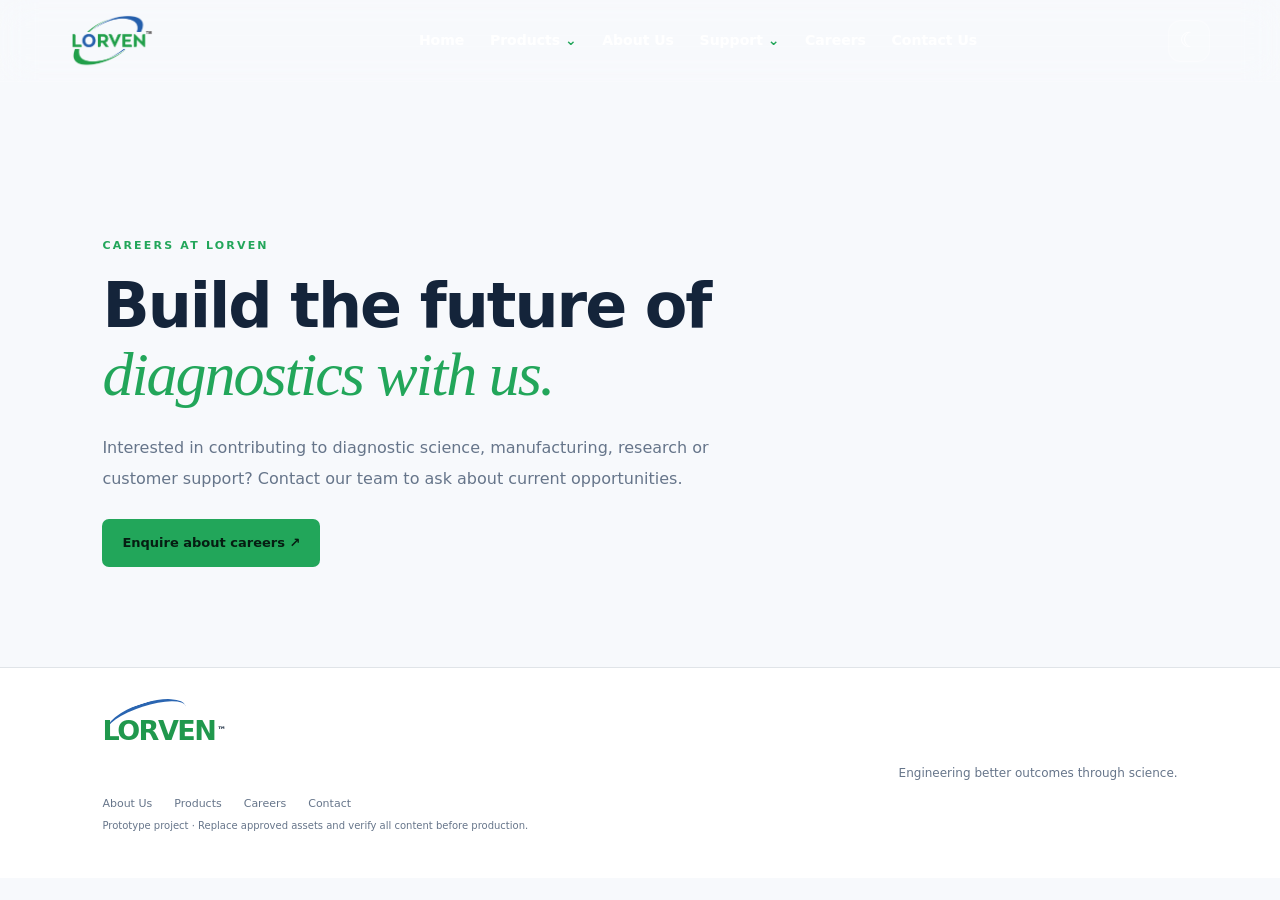
<file: js/careers.html>
<!doctype html>
<html lang="en" data-theme="light">
<head>
  <meta charset="utf-8">
  <meta name="viewport" content="width=device-width, initial-scale=1">
  <meta name="description" content="Dr. NTR Biosciences / Lorven diagnostic instruments, laboratory solutions and in-vitro diagnostics.">
  <title>Careers | Lorven Diagnostics</title>
  <link rel="preconnect" href="https://www.drntrbiosciences.com">
  <link rel="stylesheet" href="css/style.css">
</head>
<body class="page-careers">
  <header class="site-header">
    <a class="brand brand-image" href="index.html" aria-label="Lorven home"><img src="assets/brand/lorven_logo_png.png" alt="Lorven Diagnostics logo"></a>
    <nav class="main-nav" id="main-nav" aria-label="Main navigation">
      <a href="index.html" data-page-link="index.html">Home</a>
      <div class="nav-dropdown"><button type="button" class="nav-trigger" data-page-link="products.html" aria-expanded="false">Products <span class="chevron">⌄</span></button>
        <div class="dropdown-menu"><a href="products.html" data-page-link="products.html">All Products</a><a href="products.html?category=Bio%20Chemistry" data-filter="Bio Chemistry" data-page-link="products.html">Bio Chemistry</a><a href="products.html?category=Hematology" data-filter="Hematology" data-page-link="products.html">Hematology</a><a href="products.html?category=Coagulation" data-filter="Coagulation" data-page-link="products.html">Coagulation</a><a href="products.html?category=Rapid%20Tests" data-filter="Rapid Tests" data-page-link="products.html">Rapid Tests</a><a href="products.html?category=Point%20Of%20Care" data-filter="Point Of Care" data-page-link="products.html">Point of Care</a><a href="products.html?category=Molecular%20Diagnostics" data-filter="Molecular Diagnostics" data-page-link="products.html">Molecular Diagnostics</a></div>
      </div>
      <a class="nav-direct" href="about.html" data-page-link="about.html">About Us</a>
      <div class="nav-dropdown"><button type="button" class="nav-trigger" data-page-link="support.html" aria-expanded="false">Support <span class="chevron">⌄</span></button><div class="dropdown-menu"><a href="support.html" data-page-link="support.html">Service & Support</a><a href="support.html" data-page-link="support.html">Reagents & Consumables</a><a href="contact.html" data-page-link="contact.html">Product Enquiry</a></div></div>
      <button type="button" class="nav-trigger nav-simple" data-page-link="careers.html">Careers</button>
      <button type="button" class="nav-trigger nav-simple" data-page-link="contact.html">Contact Us</button>
    </nav>
    <div class="header-actions">
      <button class="icon-btn" id="theme-toggle" aria-label="Switch to dark mode" title="Switch theme">☾</button>
      <button class="menu-btn" id="menu-toggle" aria-label="Open navigation">☰</button>
    </div>
  </header>

  <main id="site-main">
    <section class="hero" id="home" data-page-section="home">
      <video class="hero-video" autoplay muted loop playsinline poster="assets/hero-poster.svg" aria-label="Laboratory background video">
        <source src="assets/hero-lab.mp4" type="video/mp4">
      </video>
      <div class="hero-overlay"></div>
      <div class="hero-content">
        <div class="eyebrow"><span class="eyebrow-line"></span> LORVEN · DIAGNOSTIC SOLUTIONS</div>
        <h1>Engineering better<br><em>outcomes through science.</em></h1>
        <p>Diagnostic instruments, reagents and laboratory solutions designed to support modern healthcare and clinical laboratories.</p>
        <div class="hero-actions">
          <a class="btn btn-primary" href="products.html">Explore products <span>↗</span></a>
          <a class="btn btn-glass" href="contact.html">Talk to our team</a>
        </div>
        <div class="hero-note"><span class="pulse"></span> Diagnostics · Research · Manufacturing</div>
      </div>
      <a class="scroll-cue" href="products.html"><span></span> SCROLL TO EXPLORE</a>
      <div class="hero-index"><b>01</b><span>/</span>04</div>
    </section>

    <section class="trust-strip home-stats" data-page-section="home" aria-label="Company at a glance">
      <div><strong class="count-up" data-count="1000" data-suffix="+">10</strong><span>Customers</span></div>
      <div><strong class="count-up" data-count="400" data-suffix="+">10</strong><span>Channel partners</span></div>
      <div><strong class="count-up" data-count="100" data-suffix="+">10</strong><span>Employees</span></div>
      <div><strong>2+</strong><span>Country presence</span></div>
      <p class="trust-note">Company figures shown from the public Dr. NTR Biosciences reference website; verify before production.</p>
    </section>

    <section class="section products-section" id="products" data-page-section="products">
      <div class="section-head">
        <div><span class="kicker">THE LORVEN PORTFOLIO</span><h2>Technology for every<br><em>diagnostic journey.</em></h2></div>
        <p>Explore instruments and diagnostic solutions across clinical chemistry, hematology, coagulation, rapid testing, point-of-care and molecular diagnostics.</p>
      </div>
      <div class="category-grid">
        <a class="category-card cat-green" href="products.html?category=Bio Chemistry"><span class="cat-no">01 / 06</span><span class="cat-icon">⌁</span><h3>Bio Chemistry</h3><p>Clinical chemistry analyzers, reagents, controls and calibrators.</p><span class="card-link">Explore category ↗</span></a>
        <a class="category-card cat-blue" href="products.html?category=Rapid Tests"><span class="cat-no">02 / 06</span><span class="cat-icon">＋</span><h3>Rapid Tests</h3><p>Rapid diagnostic tests across infectious disease and other assay areas.</p><span class="card-link">Explore category ↗</span></a>
        <a class="category-card cat-blue" href="products.html?category=Point Of Care"><span class="cat-no">03 / 06</span><span class="cat-icon">◉</span><h3>Point of Care</h3><p>Near-patient testing solutions, including glucose and electrolyte systems.</p><span class="card-link">Explore category ↗</span></a>
        <a class="category-card cat-blue" href="products.html?category=Molecular Diagnostics"><span class="cat-no">04 / 06</span><span class="cat-icon">⌘</span><h3>Molecular Diagnostics</h3><p>Nucleic-acid extraction, real-time PCR systems and assays.</p><span class="card-link">Explore category ↗</span></a>
        <a class="category-card cat-blue" href="products.html?category=Hematology"><span class="cat-no">05 / 06</span><span class="cat-icon">✳</span><h3>Hematology</h3><p>Hematology analyzers, reagents, controls and calibrators.</p><span class="card-link">Explore category ↗</span></a>
        <a class="category-card cat-blue" href="products.html?category=Coagulation"><span class="cat-no">06 / 06</span><span class="cat-icon">◌</span><h3>Coagulation</h3><p>Coagulation analyzers and reagents for blood-clotting assessment.</p><span class="card-link">Explore category ↗</span></a>
      </div>
    </section>

    <section class="section catalog-section" id="catalog" data-page-section="products">
      <div class="section-head compact">
        <div><span class="kicker">SELECTED INSTRUMENTS</span><h2>Featured <em>products.</em></h2></div>
        <div class="catalog-tools"><input id="product-search" type="search" placeholder="Search instruments…" aria-label="Search products"><select id="category-filter" aria-label="Filter category"><option value="all">All categories</option><option>Bio Chemistry</option><option>Hematology</option><option>Coagulation</option><option>Point Of Care</option><option>Rapid Tests</option></select></div>
      </div>
      <div class="product-grid" id="product-grid"><div class="loading">Loading product catalog…</div></div>
      <p class="source-note">Product names and category descriptions are based on publicly available reference pages. Confirm current availability, specifications, certifications and image-use permissions with the company before publishing.</p>
    </section>

    <section class="feature-band" id="about" data-page-section="about">
      <div class="feature-image"><img src="assets/products/original/lorven-hematology-reference.jpg" alt="Lorven 7-part hematology analyzer"></div>
      <div class="feature-copy"><span class="kicker">SCIENCE WITH PURPOSE</span><h2>Built around the needs of modern <em>laboratories.</em></h2><p>Dr. NTR Biosciences Pvt. Ltd. operates under the Lorven brand. Its public company profile describes diagnostic instrument and reagent manufacturing, R&D activity and a portfolio spanning multiple IVD categories.</p><a class="text-link" href="about.html" target="_blank" rel="noreferrer">Read the official company profile ↗</a></div>
    </section>

    <section class="section capabilities" id="support" data-page-section="support">
      <div class="section-head"><div><span class="kicker">BEYOND THE INSTRUMENT</span><h2>Support for the<br><em>whole workflow.</em></h2></div><p>From instruments and reagents to technical assistance, make it easy for visitors to find the right team and next step.</p></div>
      <div class="capability-grid">
        <article><span>01</span><h3>Instrument portfolio</h3><p>Browse product families and request the information relevant to your laboratory.</p></article>
        <article><span>02</span><h3>Reagents & consumables</h3><p>Find relevant reagent groups and ask about product availability and compatibility.</p></article>
        <article><span>03</span><h3>Service & support</h3><p>Provide a clear path for service questions, technical assistance and product enquiries.</p></article>
      </div>
    </section>

    <section class="testimonial-section" id="testimonials" data-page-section="about">
      <div class="testimonial-top"><div><span class="kicker">CUSTOMER VOICES</span><h2>Trust built through<br><em>everyday work.</em></h2></div><div class="carousel-controls"><button id="prev-testimonial" aria-label="Previous testimonial">←</button><button id="next-testimonial" aria-label="Next testimonial">→</button></div></div>
      <div class="testimonial-track" id="testimonial-track">
        <article class="testimonial-card"><div class="quote-mark">“</div><p>“The fully automated biochemistry systems from Dr. NTR Bio Sciences have transformed our lab operations. Accurate, fast, and reliable…”</p><div class="testimonial-person"><span class="avatar">H</span><div><strong>Henry</strong><small>Name shown on reference website · verify testimonial and permission</small></div></div></article>
        <article class="testimonial-card featured-testimonial"><div class="quote-mark">“</div><p>“The blood glucose meter from Dr. NTR Bio Sciences is accurate, easy to use, and reliable…”</p><div class="testimonial-person"><span class="avatar">N</span><div><strong>Nicky</strong><small>Name shown on reference website · verify testimonial and permission</small></div></div></article>
        <article class="testimonial-card"><div class="quote-mark">“</div><p>“Hands-on learning, advanced facilities, and expert guidance provided here have given me the skills and confidence to excel…”</p><div class="testimonial-person"><span class="avatar">A</span><div><strong>Arthur</strong><small>Name shown on reference website · verify testimonial and permission</small></div></div></article>
      </div>
      <p class="source-note testimonial-note">These excerpts are taken from the public reference website and shortened for layout. Verify authenticity, exact wording and authorization before using them as endorsements.</p>
    </section>

    <section class="section enquiry-section" id="contact" data-page-section="contact">
      <div class="enquiry-intro"><span class="kicker">LET’S TALK DIAGNOSTICS</span><h2>Tell us what your<br><em>laboratory needs.</em></h2><p>Request a quotation, product specifications, a demo, or help choosing the right diagnostic solution. Our team can follow up with you.</p><div class="enquiry-points"><span>✓ Product & quotation requests</span><span>✓ Demo and technical questions</span><span>✓ Reagent and consumable enquiries</span></div></div>
      <form class="enquiry-form" id="enquiry-form">
        <div class="form-heading"><span>PRODUCT ENQUIRY</span><h3>How can we help?</h3><p>Fields marked * are required.</p></div>
        <div class="form-grid"><label>Full name *<input name="name" required autocomplete="name" placeholder="Your full name"></label><label>Company / laboratory<input name="company" autocomplete="organization" placeholder="Organisation name"></label><label>Work email *<input type="email" name="email" required autocomplete="email" placeholder="name@company.com"></label><label>Phone number *<input type="tel" name="phone" required autocomplete="tel" placeholder="Include country code"></label><label>Product of interest *<select id="enquiry-product" name="product" required><option value="">Select a product or category</option><option>Bio Chemistry</option><option>Hematology</option><option>Coagulation</option><option>Rapid Tests</option><option>Point Of Care</option><option>Molecular Diagnostics</option><option>General enquiry</option></select></label><label>Enquiry type<select name="enquiryType"><option>Request a quotation</option><option>Product specifications</option><option>Book a product demo</option><option>Technical support</option><option>Reagents and consumables</option><option>Other</option></select></label><label class="form-wide">Your message *<textarea name="message" rows="4" required placeholder="Tell us about your requirements, quantity, location or questions..."></textarea></label></div>
        <label class="consent-row"><input type="checkbox" required> <span>I agree to be contacted regarding this enquiry. *</span></label><button class="btn btn-primary form-submit" type="submit">Submit enquiry <span>↗</span></button><p class="form-note" id="form-note">This prototype prepares an email to the enquiry team. A server-side form service is required for direct online submission.</p>
      </form>
    </section>
    <section class="section careers-page" data-page-section="careers"><span class="kicker">CAREERS AT LORVEN</span><h2>Build the future of<br><em>diagnostics with us.</em></h2><p>Interested in contributing to diagnostic science, manufacturing, research or customer support? Contact our team to ask about current opportunities.</p><a class="btn btn-primary" href="mailto:subbu@drntrbiosciences.com?subject=Career%20Enquiry">Enquire about careers ↗</a></section>
    <section class="section product-detail-page" id="product-detail" data-page-section="detail" hidden><button class="back-link" id="back-to-products">← Back to products</button><div id="product-detail-content"></div></section>
  </main>

  <footer class="site-footer" id="careers" data-page-section="home"><a class="brand footer-brand" href="index.html"><span class="brand-orbit"></span><span class="brand-word">LORVEN</span><sup>™</sup></a><p>Engineering better outcomes through science.</p><div class="footer-links"><a href="about.html">About Us</a><a href="products.html">Products</a><a href="careers.html">Careers</a><a href="contact.html">Contact</a></div><small>Prototype project · Replace approved assets and verify all content before production.</small></footer>
  <script src="js/app.js"></script>
</body>
</html>
</file>
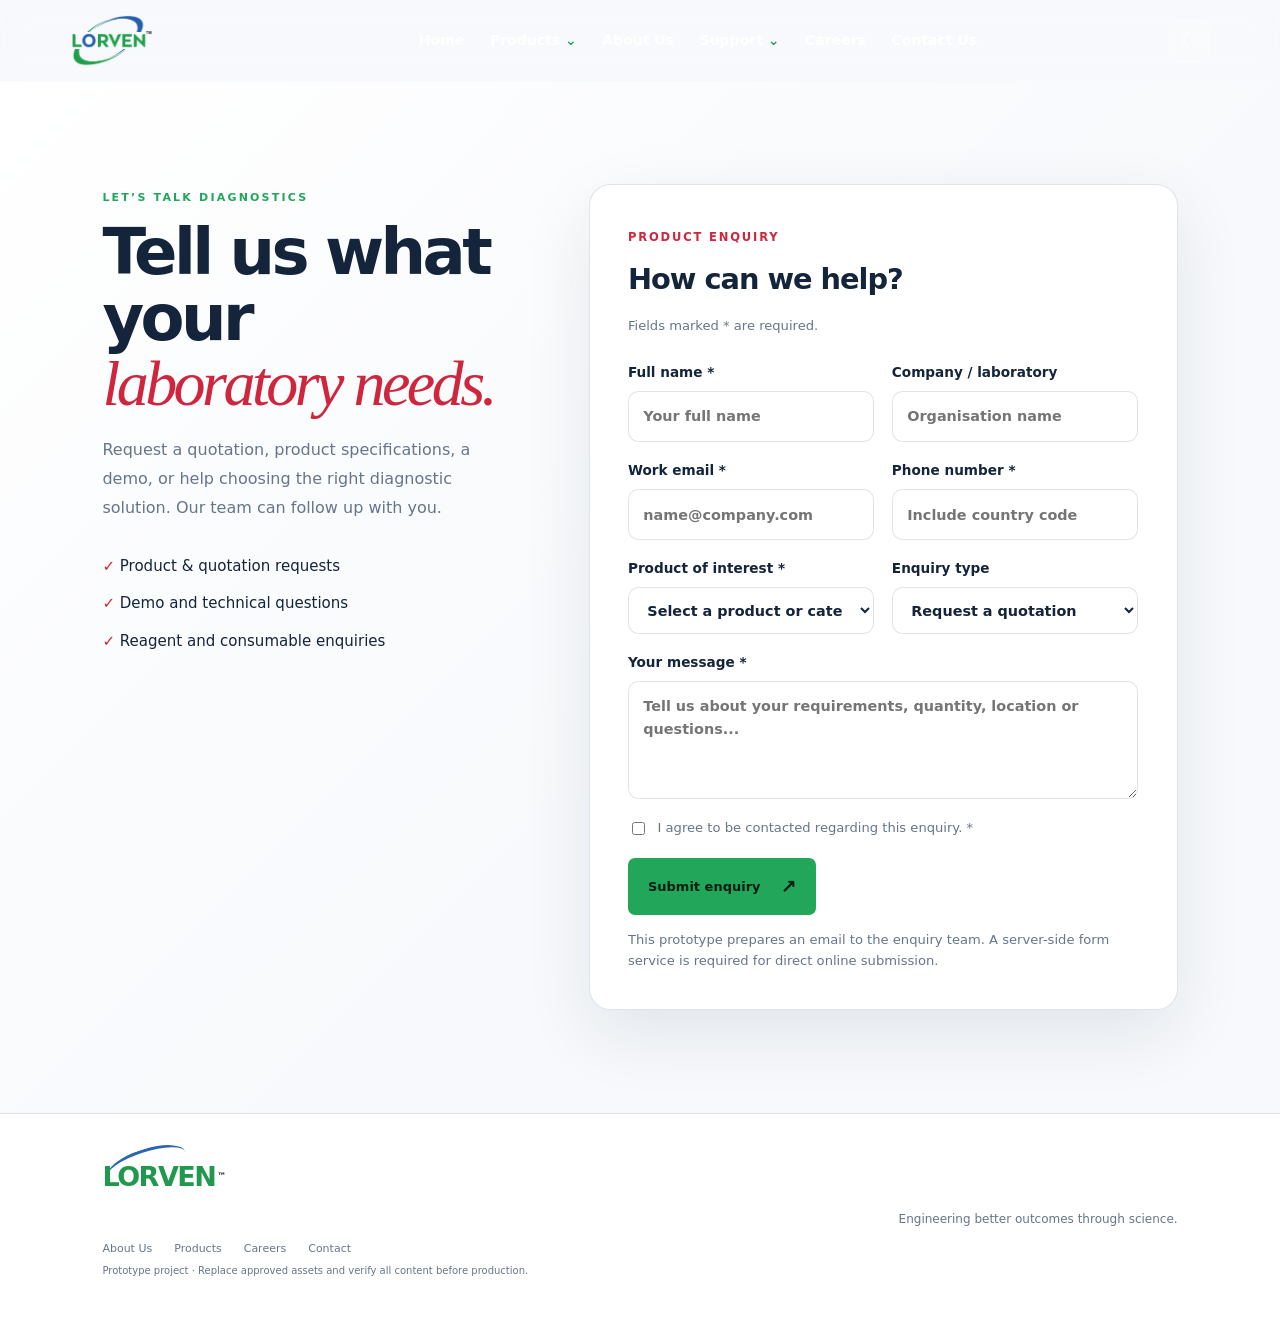
<file: js/contact.html>
<!doctype html>
<html lang="en" data-theme="light">
<head>
  <meta charset="utf-8">
  <meta name="viewport" content="width=device-width, initial-scale=1">
  <meta name="description" content="Dr. NTR Biosciences / Lorven diagnostic instruments, laboratory solutions and in-vitro diagnostics.">
  <title>Product Enquiry | Lorven Diagnostics</title>
  <link rel="preconnect" href="https://www.drntrbiosciences.com">
  <link rel="stylesheet" href="css/style.css">
</head>
<body class="page-contact">
  <header class="site-header">
    <a class="brand brand-image" href="index.html" aria-label="Lorven home"><img src="assets/brand/lorven_logo_png.png" alt="Lorven Diagnostics logo"></a>
    <nav class="main-nav" id="main-nav" aria-label="Main navigation">
      <a href="index.html" data-page-link="index.html">Home</a>
      <div class="nav-dropdown"><button type="button" class="nav-trigger" data-page-link="products.html" aria-expanded="false">Products <span class="chevron">⌄</span></button>
        <div class="dropdown-menu"><a href="products.html" data-page-link="products.html">All Products</a><a href="products.html?category=Bio%20Chemistry" data-filter="Bio Chemistry" data-page-link="products.html">Bio Chemistry</a><a href="products.html?category=Hematology" data-filter="Hematology" data-page-link="products.html">Hematology</a><a href="products.html?category=Coagulation" data-filter="Coagulation" data-page-link="products.html">Coagulation</a><a href="products.html?category=Rapid%20Tests" data-filter="Rapid Tests" data-page-link="products.html">Rapid Tests</a><a href="products.html?category=Point%20Of%20Care" data-filter="Point Of Care" data-page-link="products.html">Point of Care</a><a href="products.html?category=Molecular%20Diagnostics" data-filter="Molecular Diagnostics" data-page-link="products.html">Molecular Diagnostics</a></div>
      </div>
      <a class="nav-direct" href="about.html" data-page-link="about.html">About Us</a>
      <div class="nav-dropdown"><button type="button" class="nav-trigger" data-page-link="support.html" aria-expanded="false">Support <span class="chevron">⌄</span></button><div class="dropdown-menu"><a href="support.html" data-page-link="support.html">Service & Support</a><a href="support.html" data-page-link="support.html">Reagents & Consumables</a><a href="contact.html" data-page-link="contact.html">Product Enquiry</a></div></div>
      <button type="button" class="nav-trigger nav-simple" data-page-link="careers.html">Careers</button>
      <button type="button" class="nav-trigger nav-simple" data-page-link="contact.html">Contact Us</button>
    </nav>
    <div class="header-actions">
      <button class="icon-btn" id="theme-toggle" aria-label="Switch to dark mode" title="Switch theme">☾</button>
      <button class="menu-btn" id="menu-toggle" aria-label="Open navigation">☰</button>
    </div>
  </header>

  <main id="site-main">
    <section class="hero" id="home" data-page-section="home">
      <video class="hero-video" autoplay muted loop playsinline poster="assets/hero-poster.svg" aria-label="Laboratory background video">
        <source src="assets/hero-lab.mp4" type="video/mp4">
      </video>
      <div class="hero-overlay"></div>
      <div class="hero-content">
        <div class="eyebrow"><span class="eyebrow-line"></span> LORVEN · DIAGNOSTIC SOLUTIONS</div>
        <h1>Engineering better<br><em>outcomes through science.</em></h1>
        <p>Diagnostic instruments, reagents and laboratory solutions designed to support modern healthcare and clinical laboratories.</p>
        <div class="hero-actions">
          <a class="btn btn-primary" href="products.html">Explore products <span>↗</span></a>
          <a class="btn btn-glass" href="contact.html">Talk to our team</a>
        </div>
        <div class="hero-note"><span class="pulse"></span> Diagnostics · Research · Manufacturing</div>
      </div>
      <a class="scroll-cue" href="products.html"><span></span> SCROLL TO EXPLORE</a>
      <div class="hero-index"><b>01</b><span>/</span>04</div>
    </section>

    <section class="trust-strip home-stats" data-page-section="home" aria-label="Company at a glance">
      <div><strong class="count-up" data-count="1000" data-suffix="+">10</strong><span>Customers</span></div>
      <div><strong class="count-up" data-count="400" data-suffix="+">10</strong><span>Channel partners</span></div>
      <div><strong class="count-up" data-count="100" data-suffix="+">10</strong><span>Employees</span></div>
      <div><strong>2+</strong><span>Country presence</span></div>
      <p class="trust-note">Company figures shown from the public Dr. NTR Biosciences reference website; verify before production.</p>
    </section>

    <section class="section products-section" id="products" data-page-section="products">
      <div class="section-head">
        <div><span class="kicker">THE LORVEN PORTFOLIO</span><h2>Technology for every<br><em>diagnostic journey.</em></h2></div>
        <p>Explore instruments and diagnostic solutions across clinical chemistry, hematology, coagulation, rapid testing, point-of-care and molecular diagnostics.</p>
      </div>
      <div class="category-grid">
        <a class="category-card cat-green" href="products.html?category=Bio Chemistry"><span class="cat-no">01 / 06</span><span class="cat-icon">⌁</span><h3>Bio Chemistry</h3><p>Clinical chemistry analyzers, reagents, controls and calibrators.</p><span class="card-link">Explore category ↗</span></a>
        <a class="category-card cat-blue" href="products.html?category=Rapid Tests"><span class="cat-no">02 / 06</span><span class="cat-icon">＋</span><h3>Rapid Tests</h3><p>Rapid diagnostic tests across infectious disease and other assay areas.</p><span class="card-link">Explore category ↗</span></a>
        <a class="category-card cat-blue" href="products.html?category=Point Of Care"><span class="cat-no">03 / 06</span><span class="cat-icon">◉</span><h3>Point of Care</h3><p>Near-patient testing solutions, including glucose and electrolyte systems.</p><span class="card-link">Explore category ↗</span></a>
        <a class="category-card cat-blue" href="products.html?category=Molecular Diagnostics"><span class="cat-no">04 / 06</span><span class="cat-icon">⌘</span><h3>Molecular Diagnostics</h3><p>Nucleic-acid extraction, real-time PCR systems and assays.</p><span class="card-link">Explore category ↗</span></a>
        <a class="category-card cat-blue" href="products.html?category=Hematology"><span class="cat-no">05 / 06</span><span class="cat-icon">✳</span><h3>Hematology</h3><p>Hematology analyzers, reagents, controls and calibrators.</p><span class="card-link">Explore category ↗</span></a>
        <a class="category-card cat-blue" href="products.html?category=Coagulation"><span class="cat-no">06 / 06</span><span class="cat-icon">◌</span><h3>Coagulation</h3><p>Coagulation analyzers and reagents for blood-clotting assessment.</p><span class="card-link">Explore category ↗</span></a>
      </div>
    </section>

    <section class="section catalog-section" id="catalog" data-page-section="products">
      <div class="section-head compact">
        <div><span class="kicker">SELECTED INSTRUMENTS</span><h2>Featured <em>products.</em></h2></div>
        <div class="catalog-tools"><input id="product-search" type="search" placeholder="Search instruments…" aria-label="Search products"><select id="category-filter" aria-label="Filter category"><option value="all">All categories</option><option>Bio Chemistry</option><option>Hematology</option><option>Coagulation</option><option>Point Of Care</option><option>Rapid Tests</option></select></div>
      </div>
      <div class="product-grid" id="product-grid"><div class="loading">Loading product catalog…</div></div>
      <p class="source-note">Product names and category descriptions are based on publicly available reference pages. Confirm current availability, specifications, certifications and image-use permissions with the company before publishing.</p>
    </section>

    <section class="feature-band" id="about" data-page-section="about">
      <div class="feature-image"><img src="assets/products/original/lorven-hematology-reference.jpg" alt="Lorven 7-part hematology analyzer"></div>
      <div class="feature-copy"><span class="kicker">SCIENCE WITH PURPOSE</span><h2>Built around the needs of modern <em>laboratories.</em></h2><p>Dr. NTR Biosciences Pvt. Ltd. operates under the Lorven brand. Its public company profile describes diagnostic instrument and reagent manufacturing, R&D activity and a portfolio spanning multiple IVD categories.</p><a class="text-link" href="about.html" target="_blank" rel="noreferrer">Read the official company profile ↗</a></div>
    </section>

    <section class="section capabilities" id="support" data-page-section="support">
      <div class="section-head"><div><span class="kicker">BEYOND THE INSTRUMENT</span><h2>Support for the<br><em>whole workflow.</em></h2></div><p>From instruments and reagents to technical assistance, make it easy for visitors to find the right team and next step.</p></div>
      <div class="capability-grid">
        <article><span>01</span><h3>Instrument portfolio</h3><p>Browse product families and request the information relevant to your laboratory.</p></article>
        <article><span>02</span><h3>Reagents & consumables</h3><p>Find relevant reagent groups and ask about product availability and compatibility.</p></article>
        <article><span>03</span><h3>Service & support</h3><p>Provide a clear path for service questions, technical assistance and product enquiries.</p></article>
      </div>
    </section>

    <section class="testimonial-section" id="testimonials" data-page-section="about">
      <div class="testimonial-top"><div><span class="kicker">CUSTOMER VOICES</span><h2>Trust built through<br><em>everyday work.</em></h2></div><div class="carousel-controls"><button id="prev-testimonial" aria-label="Previous testimonial">←</button><button id="next-testimonial" aria-label="Next testimonial">→</button></div></div>
      <div class="testimonial-track" id="testimonial-track">
        <article class="testimonial-card"><div class="quote-mark">“</div><p>“The fully automated biochemistry systems from Dr. NTR Bio Sciences have transformed our lab operations. Accurate, fast, and reliable…”</p><div class="testimonial-person"><span class="avatar">H</span><div><strong>Henry</strong><small>Name shown on reference website · verify testimonial and permission</small></div></div></article>
        <article class="testimonial-card featured-testimonial"><div class="quote-mark">“</div><p>“The blood glucose meter from Dr. NTR Bio Sciences is accurate, easy to use, and reliable…”</p><div class="testimonial-person"><span class="avatar">N</span><div><strong>Nicky</strong><small>Name shown on reference website · verify testimonial and permission</small></div></div></article>
        <article class="testimonial-card"><div class="quote-mark">“</div><p>“Hands-on learning, advanced facilities, and expert guidance provided here have given me the skills and confidence to excel…”</p><div class="testimonial-person"><span class="avatar">A</span><div><strong>Arthur</strong><small>Name shown on reference website · verify testimonial and permission</small></div></div></article>
      </div>
      <p class="source-note testimonial-note">These excerpts are taken from the public reference website and shortened for layout. Verify authenticity, exact wording and authorization before using them as endorsements.</p>
    </section>

    <section class="section enquiry-section" id="contact" data-page-section="contact">
      <div class="enquiry-intro"><span class="kicker">LET’S TALK DIAGNOSTICS</span><h2>Tell us what your<br><em>laboratory needs.</em></h2><p>Request a quotation, product specifications, a demo, or help choosing the right diagnostic solution. Our team can follow up with you.</p><div class="enquiry-points"><span>✓ Product & quotation requests</span><span>✓ Demo and technical questions</span><span>✓ Reagent and consumable enquiries</span></div></div>
      <form class="enquiry-form" id="enquiry-form">
        <div class="form-heading"><span>PRODUCT ENQUIRY</span><h3>How can we help?</h3><p>Fields marked * are required.</p></div>
        <div class="form-grid"><label>Full name *<input name="name" required autocomplete="name" placeholder="Your full name"></label><label>Company / laboratory<input name="company" autocomplete="organization" placeholder="Organisation name"></label><label>Work email *<input type="email" name="email" required autocomplete="email" placeholder="name@company.com"></label><label>Phone number *<input type="tel" name="phone" required autocomplete="tel" placeholder="Include country code"></label><label>Product of interest *<select id="enquiry-product" name="product" required><option value="">Select a product or category</option><option>Bio Chemistry</option><option>Hematology</option><option>Coagulation</option><option>Rapid Tests</option><option>Point Of Care</option><option>Molecular Diagnostics</option><option>General enquiry</option></select></label><label>Enquiry type<select name="enquiryType"><option>Request a quotation</option><option>Product specifications</option><option>Book a product demo</option><option>Technical support</option><option>Reagents and consumables</option><option>Other</option></select></label><label class="form-wide">Your message *<textarea name="message" rows="4" required placeholder="Tell us about your requirements, quantity, location or questions..."></textarea></label></div>
        <label class="consent-row"><input type="checkbox" required> <span>I agree to be contacted regarding this enquiry. *</span></label><button class="btn btn-primary form-submit" type="submit">Submit enquiry <span>↗</span></button><p class="form-note" id="form-note">This prototype prepares an email to the enquiry team. A server-side form service is required for direct online submission.</p>
      </form>
    </section>
    <section class="section careers-page" data-page-section="careers"><span class="kicker">CAREERS AT LORVEN</span><h2>Build the future of<br><em>diagnostics with us.</em></h2><p>Interested in contributing to diagnostic science, manufacturing, research or customer support? Contact our team to ask about current opportunities.</p><a class="btn btn-primary" href="mailto:subbu@drntrbiosciences.com?subject=Career%20Enquiry">Enquire about careers ↗</a></section>
    <section class="section product-detail-page" id="product-detail" data-page-section="detail" hidden><button class="back-link" id="back-to-products">← Back to products</button><div id="product-detail-content"></div></section>
  </main>

  <footer class="site-footer" id="careers" data-page-section="home"><a class="brand footer-brand" href="index.html"><span class="brand-orbit"></span><span class="brand-word">LORVEN</span><sup>™</sup></a><p>Engineering better outcomes through science.</p><div class="footer-links"><a href="about.html">About Us</a><a href="products.html">Products</a><a href="careers.html">Careers</a><a href="contact.html">Contact</a></div><small>Prototype project · Replace approved assets and verify all content before production.</small></footer>
  <script src="js/app.js"></script>
</body>
</html>
</file>
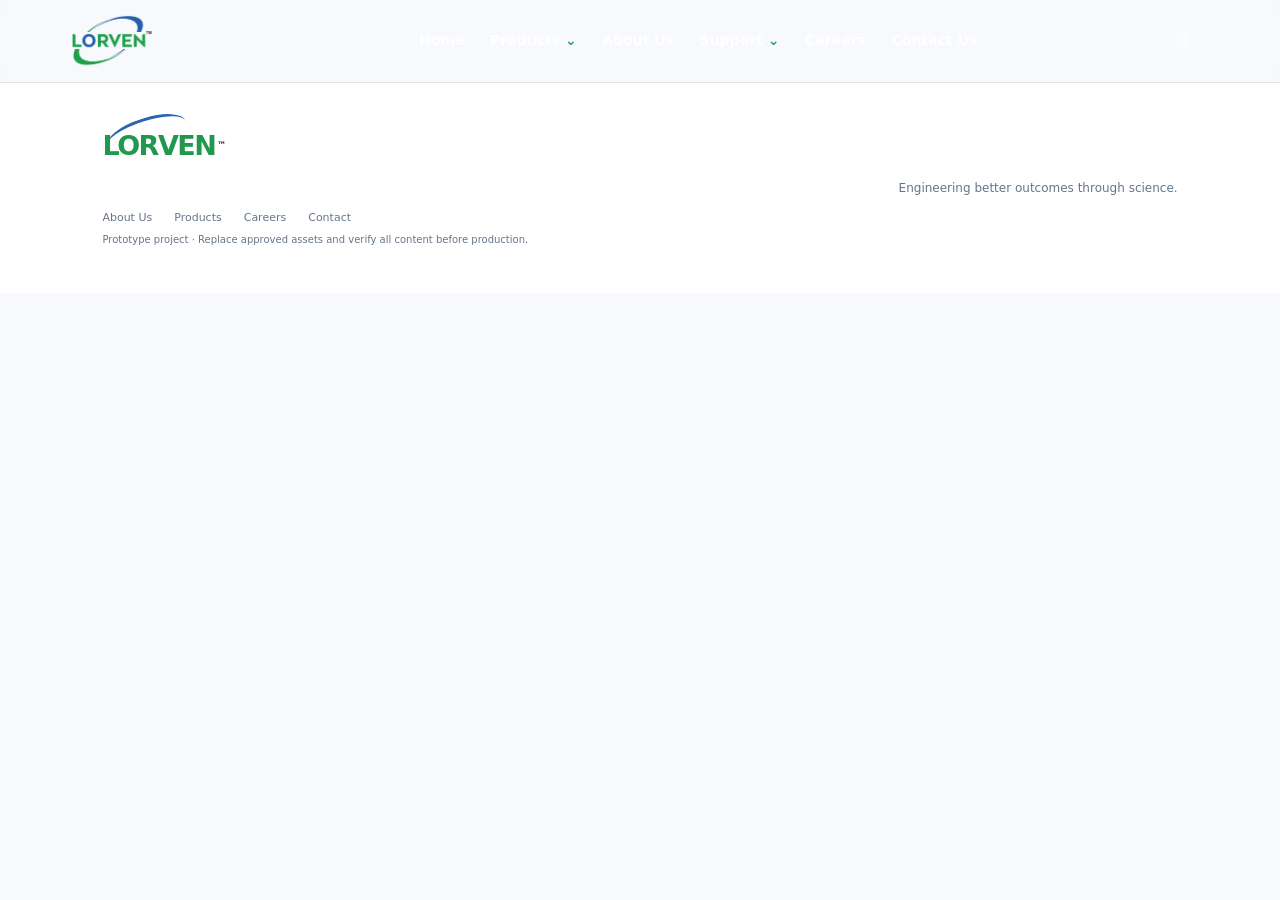
<file: js/product.html>
<!doctype html>
<html lang="en" data-theme="light">
<head>
  <meta charset="utf-8">
  <meta name="viewport" content="width=device-width, initial-scale=1">
  <meta name="description" content="Dr. NTR Biosciences / Lorven diagnostic instruments, laboratory solutions and in-vitro diagnostics.">
  <title>Product Details | Lorven Diagnostics</title>
  <link rel="preconnect" href="https://www.drntrbiosciences.com">
  <link rel="stylesheet" href="css/style.css">
</head>
<body class="page-detail">
  <header class="site-header">
    <a class="brand brand-image" href="index.html" aria-label="Lorven home"><img src="assets/brand/lorven_logo_png.png" alt="Lorven Diagnostics logo"></a>
    <nav class="main-nav" id="main-nav" aria-label="Main navigation">
      <a href="index.html" data-page-link="index.html">Home</a>
      <div class="nav-dropdown"><button type="button" class="nav-trigger" data-page-link="products.html" aria-expanded="false">Products <span class="chevron">⌄</span></button>
        <div class="dropdown-menu"><a href="products.html" data-page-link="products.html">All Products</a><a href="products.html?category=Bio%20Chemistry" data-filter="Bio Chemistry" data-page-link="products.html">Bio Chemistry</a><a href="products.html?category=Hematology" data-filter="Hematology" data-page-link="products.html">Hematology</a><a href="products.html?category=Coagulation" data-filter="Coagulation" data-page-link="products.html">Coagulation</a><a href="products.html?category=Rapid%20Tests" data-filter="Rapid Tests" data-page-link="products.html">Rapid Tests</a><a href="products.html?category=Point%20Of%20Care" data-filter="Point Of Care" data-page-link="products.html">Point of Care</a><a href="products.html?category=Molecular%20Diagnostics" data-filter="Molecular Diagnostics" data-page-link="products.html">Molecular Diagnostics</a></div>
      </div>
      <a class="nav-direct" href="about.html" data-page-link="about.html">About Us</a>
      <div class="nav-dropdown"><button type="button" class="nav-trigger" data-page-link="support.html" aria-expanded="false">Support <span class="chevron">⌄</span></button><div class="dropdown-menu"><a href="support.html" data-page-link="support.html">Service & Support</a><a href="support.html" data-page-link="support.html">Reagents & Consumables</a><a href="contact.html" data-page-link="contact.html">Product Enquiry</a></div></div>
      <button type="button" class="nav-trigger nav-simple" data-page-link="careers.html">Careers</button>
      <button type="button" class="nav-trigger nav-simple" data-page-link="contact.html">Contact Us</button>
    </nav>
    <div class="header-actions">
      <button class="icon-btn" id="theme-toggle" aria-label="Switch to dark mode" title="Switch theme">☾</button>
      <button class="menu-btn" id="menu-toggle" aria-label="Open navigation">☰</button>
    </div>
  </header>

  <main id="site-main">
    <section class="hero" id="home" data-page-section="home">
      <video class="hero-video" autoplay muted loop playsinline poster="assets/hero-poster.svg" aria-label="Laboratory background video">
        <source src="assets/hero-lab.mp4" type="video/mp4">
      </video>
      <div class="hero-overlay"></div>
      <div class="hero-content">
        <div class="eyebrow"><span class="eyebrow-line"></span> LORVEN · DIAGNOSTIC SOLUTIONS</div>
        <h1>Engineering better<br><em>outcomes through science.</em></h1>
        <p>Diagnostic instruments, reagents and laboratory solutions designed to support modern healthcare and clinical laboratories.</p>
        <div class="hero-actions">
          <a class="btn btn-primary" href="products.html">Explore products <span>↗</span></a>
          <a class="btn btn-glass" href="contact.html">Talk to our team</a>
        </div>
        <div class="hero-note"><span class="pulse"></span> Diagnostics · Research · Manufacturing</div>
      </div>
      <a class="scroll-cue" href="products.html"><span></span> SCROLL TO EXPLORE</a>
      <div class="hero-index"><b>01</b><span>/</span>04</div>
    </section>

    <section class="trust-strip home-stats" data-page-section="home" aria-label="Company at a glance">
      <div><strong class="count-up" data-count="1000" data-suffix="+">10</strong><span>Customers</span></div>
      <div><strong class="count-up" data-count="400" data-suffix="+">10</strong><span>Channel partners</span></div>
      <div><strong class="count-up" data-count="100" data-suffix="+">10</strong><span>Employees</span></div>
      <div><strong>2+</strong><span>Country presence</span></div>
      <p class="trust-note">Company figures shown from the public Dr. NTR Biosciences reference website; verify before production.</p>
    </section>

    <section class="section products-section" id="products" data-page-section="products">
      <div class="section-head">
        <div><span class="kicker">THE LORVEN PORTFOLIO</span><h2>Technology for every<br><em>diagnostic journey.</em></h2></div>
        <p>Explore instruments and diagnostic solutions across clinical chemistry, hematology, coagulation, rapid testing, point-of-care and molecular diagnostics.</p>
      </div>
      <div class="category-grid">
        <a class="category-card cat-green" href="products.html?category=Bio Chemistry"><span class="cat-no">01 / 06</span><span class="cat-icon">⌁</span><h3>Bio Chemistry</h3><p>Clinical chemistry analyzers, reagents, controls and calibrators.</p><span class="card-link">Explore category ↗</span></a>
        <a class="category-card cat-blue" href="products.html?category=Rapid Tests"><span class="cat-no">02 / 06</span><span class="cat-icon">＋</span><h3>Rapid Tests</h3><p>Rapid diagnostic tests across infectious disease and other assay areas.</p><span class="card-link">Explore category ↗</span></a>
        <a class="category-card cat-blue" href="products.html?category=Point Of Care"><span class="cat-no">03 / 06</span><span class="cat-icon">◉</span><h3>Point of Care</h3><p>Near-patient testing solutions, including glucose and electrolyte systems.</p><span class="card-link">Explore category ↗</span></a>
        <a class="category-card cat-blue" href="products.html?category=Molecular Diagnostics"><span class="cat-no">04 / 06</span><span class="cat-icon">⌘</span><h3>Molecular Diagnostics</h3><p>Nucleic-acid extraction, real-time PCR systems and assays.</p><span class="card-link">Explore category ↗</span></a>
        <a class="category-card cat-blue" href="products.html?category=Hematology"><span class="cat-no">05 / 06</span><span class="cat-icon">✳</span><h3>Hematology</h3><p>Hematology analyzers, reagents, controls and calibrators.</p><span class="card-link">Explore category ↗</span></a>
        <a class="category-card cat-blue" href="products.html?category=Coagulation"><span class="cat-no">06 / 06</span><span class="cat-icon">◌</span><h3>Coagulation</h3><p>Coagulation analyzers and reagents for blood-clotting assessment.</p><span class="card-link">Explore category ↗</span></a>
      </div>
    </section>

    <section class="section catalog-section" id="catalog" data-page-section="products">
      <div class="section-head compact">
        <div><span class="kicker">SELECTED INSTRUMENTS</span><h2>Featured <em>products.</em></h2></div>
        <div class="catalog-tools"><input id="product-search" type="search" placeholder="Search instruments…" aria-label="Search products"><select id="category-filter" aria-label="Filter category"><option value="all">All categories</option><option>Bio Chemistry</option><option>Hematology</option><option>Coagulation</option><option>Point Of Care</option><option>Rapid Tests</option></select></div>
      </div>
      <div class="product-grid" id="product-grid"><div class="loading">Loading product catalog…</div></div>
      <p class="source-note">Product names and category descriptions are based on publicly available reference pages. Confirm current availability, specifications, certifications and image-use permissions with the company before publishing.</p>
    </section>

    <section class="feature-band" id="about" data-page-section="about">
      <div class="feature-image"><img src="assets/products/original/lorven-hematology-reference.jpg" alt="Lorven 7-part hematology analyzer"></div>
      <div class="feature-copy"><span class="kicker">SCIENCE WITH PURPOSE</span><h2>Built around the needs of modern <em>laboratories.</em></h2><p>Dr. NTR Biosciences Pvt. Ltd. operates under the Lorven brand. Its public company profile describes diagnostic instrument and reagent manufacturing, R&D activity and a portfolio spanning multiple IVD categories.</p><a class="text-link" href="about.html" target="_blank" rel="noreferrer">Read the official company profile ↗</a></div>
    </section>

    <section class="section capabilities" id="support" data-page-section="support">
      <div class="section-head"><div><span class="kicker">BEYOND THE INSTRUMENT</span><h2>Support for the<br><em>whole workflow.</em></h2></div><p>From instruments and reagents to technical assistance, make it easy for visitors to find the right team and next step.</p></div>
      <div class="capability-grid">
        <article><span>01</span><h3>Instrument portfolio</h3><p>Browse product families and request the information relevant to your laboratory.</p></article>
        <article><span>02</span><h3>Reagents & consumables</h3><p>Find relevant reagent groups and ask about product availability and compatibility.</p></article>
        <article><span>03</span><h3>Service & support</h3><p>Provide a clear path for service questions, technical assistance and product enquiries.</p></article>
      </div>
    </section>

    <section class="testimonial-section" id="testimonials" data-page-section="about">
      <div class="testimonial-top"><div><span class="kicker">CUSTOMER VOICES</span><h2>Trust built through<br><em>everyday work.</em></h2></div><div class="carousel-controls"><button id="prev-testimonial" aria-label="Previous testimonial">←</button><button id="next-testimonial" aria-label="Next testimonial">→</button></div></div>
      <div class="testimonial-track" id="testimonial-track">
        <article class="testimonial-card"><div class="quote-mark">“</div><p>“The fully automated biochemistry systems from Dr. NTR Bio Sciences have transformed our lab operations. Accurate, fast, and reliable…”</p><div class="testimonial-person"><span class="avatar">H</span><div><strong>Henry</strong><small>Name shown on reference website · verify testimonial and permission</small></div></div></article>
        <article class="testimonial-card featured-testimonial"><div class="quote-mark">“</div><p>“The blood glucose meter from Dr. NTR Bio Sciences is accurate, easy to use, and reliable…”</p><div class="testimonial-person"><span class="avatar">N</span><div><strong>Nicky</strong><small>Name shown on reference website · verify testimonial and permission</small></div></div></article>
        <article class="testimonial-card"><div class="quote-mark">“</div><p>“Hands-on learning, advanced facilities, and expert guidance provided here have given me the skills and confidence to excel…”</p><div class="testimonial-person"><span class="avatar">A</span><div><strong>Arthur</strong><small>Name shown on reference website · verify testimonial and permission</small></div></div></article>
      </div>
      <p class="source-note testimonial-note">These excerpts are taken from the public reference website and shortened for layout. Verify authenticity, exact wording and authorization before using them as endorsements.</p>
    </section>

    <section class="section enquiry-section" id="contact" data-page-section="contact">
      <div class="enquiry-intro"><span class="kicker">LET’S TALK DIAGNOSTICS</span><h2>Tell us what your<br><em>laboratory needs.</em></h2><p>Request a quotation, product specifications, a demo, or help choosing the right diagnostic solution. Our team can follow up with you.</p><div class="enquiry-points"><span>✓ Product & quotation requests</span><span>✓ Demo and technical questions</span><span>✓ Reagent and consumable enquiries</span></div></div>
      <form class="enquiry-form" id="enquiry-form">
        <div class="form-heading"><span>PRODUCT ENQUIRY</span><h3>How can we help?</h3><p>Fields marked * are required.</p></div>
        <div class="form-grid"><label>Full name *<input name="name" required autocomplete="name" placeholder="Your full name"></label><label>Company / laboratory<input name="company" autocomplete="organization" placeholder="Organisation name"></label><label>Work email *<input type="email" name="email" required autocomplete="email" placeholder="name@company.com"></label><label>Phone number *<input type="tel" name="phone" required autocomplete="tel" placeholder="Include country code"></label><label>Product of interest *<select id="enquiry-product" name="product" required><option value="">Select a product or category</option><option>Bio Chemistry</option><option>Hematology</option><option>Coagulation</option><option>Rapid Tests</option><option>Point Of Care</option><option>Molecular Diagnostics</option><option>General enquiry</option></select></label><label>Enquiry type<select name="enquiryType"><option>Request a quotation</option><option>Product specifications</option><option>Book a product demo</option><option>Technical support</option><option>Reagents and consumables</option><option>Other</option></select></label><label class="form-wide">Your message *<textarea name="message" rows="4" required placeholder="Tell us about your requirements, quantity, location or questions..."></textarea></label></div>
        <label class="consent-row"><input type="checkbox" required> <span>I agree to be contacted regarding this enquiry. *</span></label><button class="btn btn-primary form-submit" type="submit">Submit enquiry <span>↗</span></button><p class="form-note" id="form-note">This prototype prepares an email to the enquiry team. A server-side form service is required for direct online submission.</p>
      </form>
    </section>
    <section class="section careers-page" data-page-section="careers"><span class="kicker">CAREERS AT LORVEN</span><h2>Build the future of<br><em>diagnostics with us.</em></h2><p>Interested in contributing to diagnostic science, manufacturing, research or customer support? Contact our team to ask about current opportunities.</p><a class="btn btn-primary" href="mailto:subbu@drntrbiosciences.com?subject=Career%20Enquiry">Enquire about careers ↗</a></section>
    <section class="section product-detail-page" id="product-detail" data-page-section="detail" hidden><button class="back-link" id="back-to-products">← Back to products</button><div id="product-detail-content"></div></section>
  </main>

  <footer class="site-footer" id="careers" data-page-section="home"><a class="brand footer-brand" href="index.html"><span class="brand-orbit"></span><span class="brand-word">LORVEN</span><sup>™</sup></a><p>Engineering better outcomes through science.</p><div class="footer-links"><a href="about.html">About Us</a><a href="products.html">Products</a><a href="careers.html">Careers</a><a href="contact.html">Contact</a></div><small>Prototype project · Replace approved assets and verify all content before production.</small></footer>
  <script src="js/app.js"></script>
</body>
</html>
</file>
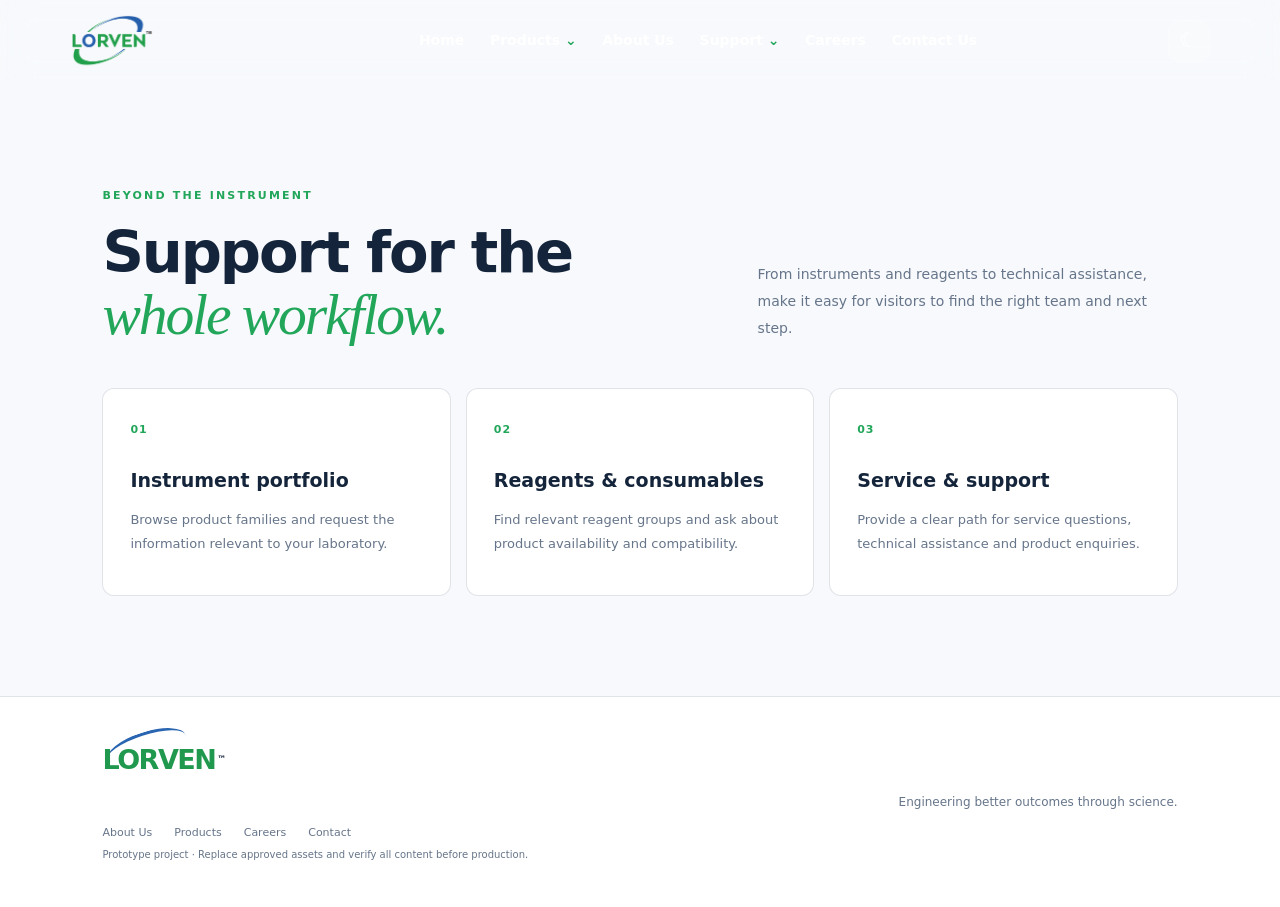
<file: js/support.html>
<!doctype html>
<html lang="en" data-theme="light">
<head>
  <meta charset="utf-8">
  <meta name="viewport" content="width=device-width, initial-scale=1">
  <meta name="description" content="Dr. NTR Biosciences / Lorven diagnostic instruments, laboratory solutions and in-vitro diagnostics.">
  <title>Support | Lorven Diagnostics</title>
  <link rel="preconnect" href="https://www.drntrbiosciences.com">
  <link rel="stylesheet" href="css/style.css">
</head>
<body class="page-support">
  <header class="site-header">
    <a class="brand brand-image" href="index.html" aria-label="Lorven home"><img src="assets/brand/lorven_logo_png.png" alt="Lorven Diagnostics logo"></a>
    <nav class="main-nav" id="main-nav" aria-label="Main navigation">
      <a href="index.html" data-page-link="index.html">Home</a>
      <div class="nav-dropdown"><button type="button" class="nav-trigger" data-page-link="products.html" aria-expanded="false">Products <span class="chevron">⌄</span></button>
        <div class="dropdown-menu"><a href="products.html" data-page-link="products.html">All Products</a><a href="products.html?category=Bio%20Chemistry" data-filter="Bio Chemistry" data-page-link="products.html">Bio Chemistry</a><a href="products.html?category=Hematology" data-filter="Hematology" data-page-link="products.html">Hematology</a><a href="products.html?category=Coagulation" data-filter="Coagulation" data-page-link="products.html">Coagulation</a><a href="products.html?category=Rapid%20Tests" data-filter="Rapid Tests" data-page-link="products.html">Rapid Tests</a><a href="products.html?category=Point%20Of%20Care" data-filter="Point Of Care" data-page-link="products.html">Point of Care</a><a href="products.html?category=Molecular%20Diagnostics" data-filter="Molecular Diagnostics" data-page-link="products.html">Molecular Diagnostics</a></div>
      </div>
      <a class="nav-direct" href="about.html" data-page-link="about.html">About Us</a>
      <div class="nav-dropdown"><button type="button" class="nav-trigger" data-page-link="support.html" aria-expanded="false">Support <span class="chevron">⌄</span></button><div class="dropdown-menu"><a href="support.html" data-page-link="support.html">Service & Support</a><a href="support.html" data-page-link="support.html">Reagents & Consumables</a><a href="contact.html" data-page-link="contact.html">Product Enquiry</a></div></div>
      <button type="button" class="nav-trigger nav-simple" data-page-link="careers.html">Careers</button>
      <button type="button" class="nav-trigger nav-simple" data-page-link="contact.html">Contact Us</button>
    </nav>
    <div class="header-actions">
      <button class="icon-btn" id="theme-toggle" aria-label="Switch to dark mode" title="Switch theme">☾</button>
      <button class="menu-btn" id="menu-toggle" aria-label="Open navigation">☰</button>
    </div>
  </header>

  <main id="site-main">
    <section class="hero" id="home" data-page-section="home">
      <video class="hero-video" autoplay muted loop playsinline poster="assets/hero-poster.svg" aria-label="Laboratory background video">
        <source src="assets/hero-lab.mp4" type="video/mp4">
      </video>
      <div class="hero-overlay"></div>
      <div class="hero-content">
        <div class="eyebrow"><span class="eyebrow-line"></span> LORVEN · DIAGNOSTIC SOLUTIONS</div>
        <h1>Engineering better<br><em>outcomes through science.</em></h1>
        <p>Diagnostic instruments, reagents and laboratory solutions designed to support modern healthcare and clinical laboratories.</p>
        <div class="hero-actions">
          <a class="btn btn-primary" href="products.html">Explore products <span>↗</span></a>
          <a class="btn btn-glass" href="contact.html">Talk to our team</a>
        </div>
        <div class="hero-note"><span class="pulse"></span> Diagnostics · Research · Manufacturing</div>
      </div>
      <a class="scroll-cue" href="products.html"><span></span> SCROLL TO EXPLORE</a>
      <div class="hero-index"><b>01</b><span>/</span>04</div>
    </section>

    <section class="trust-strip home-stats" data-page-section="home" aria-label="Company at a glance">
      <div><strong class="count-up" data-count="1000" data-suffix="+">10</strong><span>Customers</span></div>
      <div><strong class="count-up" data-count="400" data-suffix="+">10</strong><span>Channel partners</span></div>
      <div><strong class="count-up" data-count="100" data-suffix="+">10</strong><span>Employees</span></div>
      <div><strong>2+</strong><span>Country presence</span></div>
      <p class="trust-note">Company figures shown from the public Dr. NTR Biosciences reference website; verify before production.</p>
    </section>

    <section class="section products-section" id="products" data-page-section="products">
      <div class="section-head">
        <div><span class="kicker">THE LORVEN PORTFOLIO</span><h2>Technology for every<br><em>diagnostic journey.</em></h2></div>
        <p>Explore instruments and diagnostic solutions across clinical chemistry, hematology, coagulation, rapid testing, point-of-care and molecular diagnostics.</p>
      </div>
      <div class="category-grid">
        <a class="category-card cat-green" href="products.html?category=Bio Chemistry"><span class="cat-no">01 / 06</span><span class="cat-icon">⌁</span><h3>Bio Chemistry</h3><p>Clinical chemistry analyzers, reagents, controls and calibrators.</p><span class="card-link">Explore category ↗</span></a>
        <a class="category-card cat-blue" href="products.html?category=Rapid Tests"><span class="cat-no">02 / 06</span><span class="cat-icon">＋</span><h3>Rapid Tests</h3><p>Rapid diagnostic tests across infectious disease and other assay areas.</p><span class="card-link">Explore category ↗</span></a>
        <a class="category-card cat-blue" href="products.html?category=Point Of Care"><span class="cat-no">03 / 06</span><span class="cat-icon">◉</span><h3>Point of Care</h3><p>Near-patient testing solutions, including glucose and electrolyte systems.</p><span class="card-link">Explore category ↗</span></a>
        <a class="category-card cat-blue" href="products.html?category=Molecular Diagnostics"><span class="cat-no">04 / 06</span><span class="cat-icon">⌘</span><h3>Molecular Diagnostics</h3><p>Nucleic-acid extraction, real-time PCR systems and assays.</p><span class="card-link">Explore category ↗</span></a>
        <a class="category-card cat-blue" href="products.html?category=Hematology"><span class="cat-no">05 / 06</span><span class="cat-icon">✳</span><h3>Hematology</h3><p>Hematology analyzers, reagents, controls and calibrators.</p><span class="card-link">Explore category ↗</span></a>
        <a class="category-card cat-blue" href="products.html?category=Coagulation"><span class="cat-no">06 / 06</span><span class="cat-icon">◌</span><h3>Coagulation</h3><p>Coagulation analyzers and reagents for blood-clotting assessment.</p><span class="card-link">Explore category ↗</span></a>
      </div>
    </section>

    <section class="section catalog-section" id="catalog" data-page-section="products">
      <div class="section-head compact">
        <div><span class="kicker">SELECTED INSTRUMENTS</span><h2>Featured <em>products.</em></h2></div>
        <div class="catalog-tools"><input id="product-search" type="search" placeholder="Search instruments…" aria-label="Search products"><select id="category-filter" aria-label="Filter category"><option value="all">All categories</option><option>Bio Chemistry</option><option>Hematology</option><option>Coagulation</option><option>Point Of Care</option><option>Rapid Tests</option></select></div>
      </div>
      <div class="product-grid" id="product-grid"><div class="loading">Loading product catalog…</div></div>
      <p class="source-note">Product names and category descriptions are based on publicly available reference pages. Confirm current availability, specifications, certifications and image-use permissions with the company before publishing.</p>
    </section>

    <section class="feature-band" id="about" data-page-section="about">
      <div class="feature-image"><img src="assets/products/original/lorven-hematology-reference.jpg" alt="Lorven 7-part hematology analyzer"></div>
      <div class="feature-copy"><span class="kicker">SCIENCE WITH PURPOSE</span><h2>Built around the needs of modern <em>laboratories.</em></h2><p>Dr. NTR Biosciences Pvt. Ltd. operates under the Lorven brand. Its public company profile describes diagnostic instrument and reagent manufacturing, R&D activity and a portfolio spanning multiple IVD categories.</p><a class="text-link" href="about.html" target="_blank" rel="noreferrer">Read the official company profile ↗</a></div>
    </section>

    <section class="section capabilities" id="support" data-page-section="support">
      <div class="section-head"><div><span class="kicker">BEYOND THE INSTRUMENT</span><h2>Support for the<br><em>whole workflow.</em></h2></div><p>From instruments and reagents to technical assistance, make it easy for visitors to find the right team and next step.</p></div>
      <div class="capability-grid">
        <article><span>01</span><h3>Instrument portfolio</h3><p>Browse product families and request the information relevant to your laboratory.</p></article>
        <article><span>02</span><h3>Reagents & consumables</h3><p>Find relevant reagent groups and ask about product availability and compatibility.</p></article>
        <article><span>03</span><h3>Service & support</h3><p>Provide a clear path for service questions, technical assistance and product enquiries.</p></article>
      </div>
    </section>

    <section class="testimonial-section" id="testimonials" data-page-section="about">
      <div class="testimonial-top"><div><span class="kicker">CUSTOMER VOICES</span><h2>Trust built through<br><em>everyday work.</em></h2></div><div class="carousel-controls"><button id="prev-testimonial" aria-label="Previous testimonial">←</button><button id="next-testimonial" aria-label="Next testimonial">→</button></div></div>
      <div class="testimonial-track" id="testimonial-track">
        <article class="testimonial-card"><div class="quote-mark">“</div><p>“The fully automated biochemistry systems from Dr. NTR Bio Sciences have transformed our lab operations. Accurate, fast, and reliable…”</p><div class="testimonial-person"><span class="avatar">H</span><div><strong>Henry</strong><small>Name shown on reference website · verify testimonial and permission</small></div></div></article>
        <article class="testimonial-card featured-testimonial"><div class="quote-mark">“</div><p>“The blood glucose meter from Dr. NTR Bio Sciences is accurate, easy to use, and reliable…”</p><div class="testimonial-person"><span class="avatar">N</span><div><strong>Nicky</strong><small>Name shown on reference website · verify testimonial and permission</small></div></div></article>
        <article class="testimonial-card"><div class="quote-mark">“</div><p>“Hands-on learning, advanced facilities, and expert guidance provided here have given me the skills and confidence to excel…”</p><div class="testimonial-person"><span class="avatar">A</span><div><strong>Arthur</strong><small>Name shown on reference website · verify testimonial and permission</small></div></div></article>
      </div>
      <p class="source-note testimonial-note">These excerpts are taken from the public reference website and shortened for layout. Verify authenticity, exact wording and authorization before using them as endorsements.</p>
    </section>

    <section class="section enquiry-section" id="contact" data-page-section="contact">
      <div class="enquiry-intro"><span class="kicker">LET’S TALK DIAGNOSTICS</span><h2>Tell us what your<br><em>laboratory needs.</em></h2><p>Request a quotation, product specifications, a demo, or help choosing the right diagnostic solution. Our team can follow up with you.</p><div class="enquiry-points"><span>✓ Product & quotation requests</span><span>✓ Demo and technical questions</span><span>✓ Reagent and consumable enquiries</span></div></div>
      <form class="enquiry-form" id="enquiry-form">
        <div class="form-heading"><span>PRODUCT ENQUIRY</span><h3>How can we help?</h3><p>Fields marked * are required.</p></div>
        <div class="form-grid"><label>Full name *<input name="name" required autocomplete="name" placeholder="Your full name"></label><label>Company / laboratory<input name="company" autocomplete="organization" placeholder="Organisation name"></label><label>Work email *<input type="email" name="email" required autocomplete="email" placeholder="name@company.com"></label><label>Phone number *<input type="tel" name="phone" required autocomplete="tel" placeholder="Include country code"></label><label>Product of interest *<select id="enquiry-product" name="product" required><option value="">Select a product or category</option><option>Bio Chemistry</option><option>Hematology</option><option>Coagulation</option><option>Rapid Tests</option><option>Point Of Care</option><option>Molecular Diagnostics</option><option>General enquiry</option></select></label><label>Enquiry type<select name="enquiryType"><option>Request a quotation</option><option>Product specifications</option><option>Book a product demo</option><option>Technical support</option><option>Reagents and consumables</option><option>Other</option></select></label><label class="form-wide">Your message *<textarea name="message" rows="4" required placeholder="Tell us about your requirements, quantity, location or questions..."></textarea></label></div>
        <label class="consent-row"><input type="checkbox" required> <span>I agree to be contacted regarding this enquiry. *</span></label><button class="btn btn-primary form-submit" type="submit">Submit enquiry <span>↗</span></button><p class="form-note" id="form-note">This prototype prepares an email to the enquiry team. A server-side form service is required for direct online submission.</p>
      </form>
    </section>
    <section class="section careers-page" data-page-section="careers"><span class="kicker">CAREERS AT LORVEN</span><h2>Build the future of<br><em>diagnostics with us.</em></h2><p>Interested in contributing to diagnostic science, manufacturing, research or customer support? Contact our team to ask about current opportunities.</p><a class="btn btn-primary" href="mailto:subbu@drntrbiosciences.com?subject=Career%20Enquiry">Enquire about careers ↗</a></section>
    <section class="section product-detail-page" id="product-detail" data-page-section="detail" hidden><button class="back-link" id="back-to-products">← Back to products</button><div id="product-detail-content"></div></section>
  </main>

  <footer class="site-footer" id="careers" data-page-section="home"><a class="brand footer-brand" href="index.html"><span class="brand-orbit"></span><span class="brand-word">LORVEN</span><sup>™</sup></a><p>Engineering better outcomes through science.</p><div class="footer-links"><a href="about.html">About Us</a><a href="products.html">Products</a><a href="careers.html">Careers</a><a href="contact.html">Contact</a></div><small>Prototype project · Replace approved assets and verify all content before production.</small></footer>
  <script src="js/app.js"></script>
</body>
</html>
</file>
<file: css/style.css>
:root{--bg:#f7f9fc;--surface:#fff;--surface-2:#edf3f7;--text:#14243a;--muted:#66758a;--line:rgba(21,47,78,.13);--blue:#215ca8;--blue2:#3476c6;--green:#22a65a;--shadow:0 20px 55px rgba(16,40,72,.10);--header:rgba(255,255,255,.88)}
html[data-theme="dark"]{--bg:#081321;--surface:#101f31;--surface-2:#172b40;--text:#f0f5fb;--muted:#a8b7c9;--line:rgba(207,224,244,.14);--blue:#78aef3;--blue2:#2b6bb5;--green:#56d58b;--shadow:0 22px 60px rgba(0,0,0,.28);--header:rgba(8,19,33,.88)}
*{box-sizing:border-box}html{scroll-behavior:smooth;scroll-padding-top:84px}body{margin:0;background:var(--bg);color:var(--text);font-family:Inter,ui-sans-serif,system-ui,-apple-system,BlinkMacSystemFont,"Segoe UI",sans-serif;line-height:1.55;transition:background .3s,color .3s}a{color:inherit;text-decoration:none}button,input,select{font:inherit}.site-header{height:82px;position:sticky;top:0;z-index:50;display:flex;align-items:center;justify-content:space-between;padding:0 clamp(22px,5.5vw,88px);background:var(--header);backdrop-filter:blur(18px);border-bottom:1px solid var(--line)}.brand{position:relative;display:inline-flex;align-items:center;gap:2px;font-weight:850;letter-spacing:-1.5px;font-size:27px;color:#20984d;isolation:isolate}.brand-word{position:relative}.brand sup{font-size:9px;color:var(--text);letter-spacing:0}.brand-orbit{position:absolute;width:83px;height:32px;left:3px;top:-7px;border-top:3px solid #2a65b1;border-radius:50%;transform:rotate(-18deg);z-index:-1}.main-nav{display:flex;align-items:center;gap:clamp(16px,2.4vw,36px);font-weight:600;color:var(--text);font-size:14px}.main-nav a{transition:color .2s}.main-nav a:hover{color:var(--green)}.chevron{color:var(--green)}.header-actions{display:flex;gap:10px}.icon-btn,.menu-btn{height:42px;width:42px;border-radius:13px;border:1px solid var(--line);background:var(--surface);color:var(--text);cursor:pointer;font-size:21px;transition:transform .2s,border-color .2s}.icon-btn:hover,.menu-btn:hover{transform:translateY(-2px);border-color:var(--green)}.menu-btn{display:none}.hero{height:min(790px,calc(100svh - 82px));min-height:600px;position:relative;display:flex;align-items:center;overflow:hidden;background:linear-gradient(120deg,#061a2b,#174d72 60%,#07182a);color:#fff}.hero-video{position:absolute;inset:0;width:100%;height:100%;object-fit:cover;opacity:.44}.hero-overlay{position:absolute;inset:0;background:linear-gradient(90deg,rgba(3,17,31,.93) 0%,rgba(4,28,48,.72) 48%,rgba(4,27,46,.22) 100%),linear-gradient(0deg,rgba(3,15,27,.55),transparent 55%)}.hero-content{position:relative;z-index:2;max-width:850px;padding:65px clamp(25px,9vw,145px)}.eyebrow,.kicker{font-size:11px;letter-spacing:2.2px;font-weight:800;color:var(--green);text-transform:uppercase}.eyebrow{display:flex;align-items:center;gap:12px;color:#a6efc2}.eyebrow-line{width:35px;height:2px;background:#64d994}.hero h1{font-size:clamp(44px,6.4vw,90px);line-height:1.02;letter-spacing:-4px;margin:25px 0 22px;font-weight:760}.hero h1 em,.section h2 em,.feature-copy h2 em,.testimonial-top h2 em,.contact-cta h2 em{font-family:Georgia,serif;font-weight:400;color:#83dca6}.hero-content>p{font-size:17px;max-width:570px;color:rgba(255,255,255,.8);line-height:1.8}.hero-actions{display:flex;gap:13px;flex-wrap:wrap;margin-top:32px}.btn{display:inline-flex;align-items:center;justify-content:center;gap:20px;padding:14px 20px;border-radius:7px;font-weight:750;font-size:13px;transition:transform .25s,box-shadow .25s,background .25s}.btn:hover{transform:translateY(-3px);box-shadow:0 12px 28px rgba(0,0,0,.18)}.btn-primary{background:var(--green);color:#061d12}.btn-primary span{font-size:19px}.btn-glass{color:#fff;border:1px solid rgba(255,255,255,.35);background:rgba(255,255,255,.07);backdrop-filter:blur(8px)}.hero-note{display:flex;align-items:center;gap:10px;color:rgba(255,255,255,.65);font-size:11px;letter-spacing:1.2px;margin-top:50px;text-transform:uppercase}.pulse{width:8px;height:8px;border-radius:50%;background:#65dc96;box-shadow:0 0 0 5px rgba(101,220,150,.13)}.scroll-cue{position:absolute;bottom:30px;left:clamp(25px,5.5vw,88px);font-size:9px;letter-spacing:2px;color:rgba(255,255,255,.75);display:flex;align-items:center;gap:12px}.scroll-cue span{width:35px;height:1px;background:#65dc96}.hero-index{position:absolute;right:clamp(25px,5.5vw,88px);bottom:30px;font-size:12px;color:rgba(255,255,255,.7)}.hero-index b{color:#fff}.hero-index span{padding:0 8px;color:var(--green)}.trust-strip{display:grid;grid-template-columns:repeat(4,1fr);gap:20px;padding:28px clamp(25px,8vw,125px);background:var(--surface);border-bottom:1px solid var(--line)}.trust-strip>div:not(.trust-note){display:flex;flex-direction:column;gap:3px}.trust-strip strong{font-size:21px;letter-spacing:-.6px}.trust-strip span,.trust-note{font-size:11px;color:var(--muted)}.trust-note{align-self:center}.section{padding:100px clamp(25px,8vw,125px)}.section-head{display:flex;justify-content:space-between;align-items:end;gap:40px;margin-bottom:42px}.section h2,.feature-copy h2,.testimonial-top h2,.contact-cta h2{font-size:clamp(35px,4.5vw,58px);line-height:1.08;letter-spacing:-2.1px;margin:15px 0 0}.section h2 em,.testimonial-top h2 em,.contact-cta h2 em{color:var(--green)}.section-head>p{max-width:420px;color:var(--muted);font-size:14px;line-height:1.9;margin:0 0 5px}.category-grid{display:grid;grid-template-columns:repeat(3,1fr);gap:16px}.category-card{min-height:255px;padding:27px 28px;position:relative;overflow:hidden;border:1px solid var(--line);border-radius:16px;background:var(--surface);display:flex;flex-direction:column;transition:transform .3s,box-shadow .3s,border-color .3s}.category-card:before{content:"";position:absolute;inset:auto -30px -75px auto;width:190px;height:190px;border-radius:50%;background:var(--surface-2);transition:transform .4s}.category-card:hover{transform:translateY(-7px);box-shadow:var(--shadow);border-color:var(--green)}.category-card:hover:before{transform:scale(1.3)}.cat-no{font-size:10px;letter-spacing:1.4px;color:var(--muted)}.cat-icon{width:44px;height:44px;display:grid;place-items:center;border-radius:13px;background:rgba(34,166,90,.12);color:var(--green);font-size:25px;margin-top:22px}.cat-blue .cat-icon{background:rgba(42,105,181,.12);color:var(--blue)}.category-card h3{font-size:21px;margin:16px 0 6px;position:relative}.category-card p{color:var(--muted);font-size:13px;max-width:290px;margin:0 0 20px;position:relative}.card-link{margin-top:auto;font-size:12px;font-weight:800;color:var(--green);position:relative}.catalog-section{padding-top:45px;background:var(--surface-2)}.section-head.compact{align-items:center}.catalog-tools{display:flex;gap:10px;flex-wrap:wrap}.catalog-tools input,.catalog-tools select{background:var(--surface);color:var(--text);border:1px solid var(--line);border-radius:8px;padding:12px 14px;min-width:170px;outline:none}.catalog-tools input:focus,.catalog-tools select:focus{border-color:var(--green)}.product-grid{display:grid;grid-template-columns:repeat(4,1fr);gap:16px}.product-card{border:1px solid var(--line);background:var(--surface);border-radius:14px;overflow:hidden;transition:transform .25s,box-shadow .25s}.product-card:hover{transform:translateY(-5px);box-shadow:var(--shadow)}.product-image{height:210px;background:#fff;display:grid;place-items:center;padding:14px;overflow:hidden}.product-image img{width:100%;height:100%;object-fit:contain;transition:transform .4s}.product-card:hover img{transform:scale(1.05)}.product-info{padding:18px}.product-category{font-size:10px;color:var(--green);font-weight:800;letter-spacing:1.1px;text-transform:uppercase}.product-info h3{font-size:15px;line-height:1.4;margin:9px 0}.product-info p{font-size:12px;color:var(--muted);min-height:55px}.product-actions{display:flex;justify-content:space-between;align-items:center;margin-top:17px;border-top:1px solid var(--line);padding-top:14px}.product-actions a{font-size:11px;font-weight:800;color:var(--blue)}.source-note{font-size:11px;line-height:1.7;color:var(--muted);margin:24px 0 0}.feature-band{display:grid;grid-template-columns:1fr 1fr;min-height:520px;background:var(--surface);border-block:1px solid var(--line)}.feature-image{min-height:430px;background:linear-gradient(135deg,#eaf1f8,#fff);display:flex;align-items:center;justify-content:center;padding:35px}.feature-image img{width:100%;height:100%;max-height:430px;object-fit:contain;mix-blend-mode:multiply}.feature-copy{padding:70px clamp(30px,7vw,100px);align-self:center}.feature-copy h2{font-size:clamp(35px,4vw,52px)}.feature-copy p{color:var(--muted);line-height:1.9;font-size:14px;margin:25px 0}.text-link{font-size:12px;font-weight:800;color:var(--green);border-bottom:1px solid var(--green);padding-bottom:6px}.capabilities{background:var(--bg)}.capability-grid{display:grid;grid-template-columns:repeat(3,1fr);gap:15px}.capability-grid article{padding:27px;background:var(--surface);border:1px solid var(--line);border-radius:12px}.capability-grid article>span{font-size:11px;color:var(--green);font-weight:800;letter-spacing:1px}.capability-grid h3{margin:25px 0 8px;font-size:19px}.capability-grid p{font-size:13px;line-height:1.8;color:var(--muted)}.testimonial-section{padding:90px clamp(25px,8vw,125px);background:#0d2540;color:#fff;overflow:hidden}.testimonial-top{display:flex;justify-content:space-between;align-items:end;margin-bottom:35px}.testimonial-top h2{font-size:clamp(35px,4.5vw,58px)}.carousel-controls{display:flex;gap:8px}.carousel-controls button{width:44px;height:44px;border:1px solid rgba(255,255,255,.25);border-radius:50%;background:transparent;color:#fff;font-size:20px;cursor:pointer;transition:background .2s}.carousel-controls button:hover{background:var(--green);color:#061d12}.testimonial-track{display:grid;grid-template-columns:repeat(3,1fr);gap:15px}.testimonial-card{padding:27px;border:1px solid rgba(255,255,255,.13);border-radius:13px;background:rgba(255,255,255,.045);min-height:275px;display:flex;flex-direction:column}.featured-testimonial{background:rgba(37,106,177,.3);border-color:rgba(113,173,234,.5)}.quote-mark{font-family:Georgia,serif;color:#6cdb9b;font-size:54px;line-height:.8}.testimonial-card>p{font-size:14px;line-height:1.9;color:rgba(255,255,255,.85);flex:1}.testimonial-person{display:flex;align-items:center;gap:11px;border-top:1px solid rgba(255,255,255,.12);padding-top:17px}.avatar{width:36px;height:36px;border-radius:50%;background:#1c5891;display:grid;place-items:center;color:#fff;font-weight:800}.testimonial-person strong,.testimonial-person small{display:block}.testimonial-person strong{font-size:12px}.testimonial-person small{font-size:9px;color:rgba(255,255,255,.5);margin-top:3px}.testimonial-note{color:rgba(255,255,255,.48)}.contact-cta{padding:75px clamp(25px,8vw,125px);display:flex;align-items:center;justify-content:space-between;gap:35px;background:var(--surface-2)}.contact-cta h2{font-size:clamp(35px,4vw,52px)}.contact-cta p{color:var(--muted);font-size:14px}.contact-cta .btn{flex-shrink:0}.site-footer{padding:42px clamp(25px,8vw,125px);background:var(--surface);border-top:1px solid var(--line);display:grid;grid-template-columns:1fr 1fr;gap:10px 30px;align-items:center}.footer-brand{width:max-content}.site-footer>p{font-size:12px;color:var(--muted);text-align:right}.footer-links{display:flex;gap:22px;flex-wrap:wrap;font-size:11px;color:var(--muted)}.footer-links a:hover{color:var(--green)}.site-footer>small{font-size:10px;color:var(--muted);text-align:right}.loading{color:var(--muted);padding:30px}.reveal{opacity:0;transform:translateY(18px);transition:opacity .7s,transform .7s}.reveal.visible{opacity:1;transform:none}
@media(max-width:1000px){.main-nav{gap:14px;font-size:12px}.product-grid{grid-template-columns:repeat(2,1fr)}.trust-strip{grid-template-columns:repeat(2,1fr)}.trust-note{grid-column:1/-1}.section{padding-block:75px}.feature-copy{padding:50px}.category-grid{grid-template-columns:repeat(2,1fr)}}
@media(max-width:720px){.site-header{height:70px;padding:0 20px}.brand{font-size:24px}.main-nav{display:none;position:absolute;top:70px;left:0;right:0;background:var(--surface);padding:20px;box-shadow:var(--shadow);border-bottom:1px solid var(--line);flex-direction:column;align-items:stretch}.main-nav.open{display:flex}.main-nav a{font-size:15px;padding:8px}.menu-btn{display:block}.hero{height:calc(92svh - 70px);min-height:590px}.hero-content{padding:48px 25px}.hero h1{font-size:clamp(42px,12vw,65px);letter-spacing:-2.5px}.hero-content>p{font-size:15px}.hero-note{margin-top:32px}.trust-strip{padding:24px;gap:20px}.trust-strip strong{font-size:18px}.section-head,.testimonial-top{align-items:flex-start;flex-direction:column;gap:22px}.section{padding:68px 22px}.section h2,.feature-copy h2,.testimonial-top h2{letter-spacing:-1.4px}.category-grid,.capability-grid{grid-template-columns:1fr}.category-card{min-height:225px}.section-head.compact{align-items:flex-start}.catalog-tools{width:100%}.catalog-tools input,.catalog-tools select{width:100%}.product-grid{grid-template-columns:1fr 1fr;gap:10px}.product-image{height:150px;padding:8px}.product-info{padding:12px}.product-info h3{font-size:13px}.product-info p{font-size:11px}.product-actions a{font-size:10px}.feature-band{grid-template-columns:1fr}.feature-image{min-height:270px}.feature-copy{padding:45px 25px}.testimonial-section{padding:65px 22px}.testimonial-track{display:flex;overflow-x:auto;scroll-snap-type:x mandatory;padding-bottom:8px}.testimonial-card{min-width:85%;scroll-snap-align:center}.contact-cta{padding:60px 22px;align-items:flex-start;flex-direction:column}.site-footer{grid-template-columns:1fr;padding:35px 22px}.site-footer>p,.site-footer>small{text-align:left}.footer-links{gap:15px}.scroll-cue{left:25px}.hero-index{right:25px}}
@media(prefers-reduced-motion:reduce){*,*::before,*::after{scroll-behavior:auto!important;transition:none!important;animation:none!important}.hero-video{display:none}}

/* Transparent floating navigation with compact click-open dropdowns */
[hidden]{display:none!important}
.site-header{background:rgba(255,255,255,.10);border-bottom:1px solid rgba(255,255,255,.20);backdrop-filter:blur(16px);-webkit-backdrop-filter:blur(16px);position:fixed;left:0;right:0;top:0;color:#fff;}
.site-header .brand sup,.site-header .main-nav{color:#fff}
.site-header .icon-btn,.site-header .menu-btn{background:rgba(255,255,255,.12);border-color:rgba(255,255,255,.25);color:#fff}
.main-nav{gap:clamp(13px,2vw,30px)}
.nav-dropdown{position:relative;display:flex;align-items:center}
.nav-trigger{appearance:none;border:0;background:transparent;color:inherit;font:inherit;font-weight:600;font-size:14px;padding:12px 0;cursor:pointer;white-space:nowrap;transition:color .2s}
.nav-trigger:hover,.nav-dropdown.open>.nav-trigger{color:#83dca6}
.dropdown-menu{position:absolute;top:calc(100% + 5px);left:-14px;min-width:205px;padding:8px;background:rgba(8,28,46,.94);border:1px solid rgba(255,255,255,.16);border-radius:11px;box-shadow:0 18px 40px rgba(0,0,0,.22);backdrop-filter:blur(18px);display:none;z-index:100}
.nav-dropdown.open .dropdown-menu{display:block}
.dropdown-menu a{display:block;color:#fff;padding:9px 11px;border-radius:7px;font-size:12px;white-space:nowrap}
.dropdown-menu a:hover{background:rgba(131,220,166,.14);color:#83dca6}
.nav-simple{color:#fff}
body:has(.site-header) main{padding-top:82px}
.hero{margin-top:-82px;padding-top:82px}
.product-card{display:flex;flex-direction:column}
.product-open{display:block;text-align:left;padding:0;border:0;background:transparent;color:inherit;cursor:pointer;flex:1;width:100%}
.product-open .product-info{padding-bottom:6px}
.product-open .card-link{display:inline-block;margin-top:8px}
.product-actions{margin:0 18px 16px}
.product-detail-page{min-height:calc(100vh - 82px);padding-top:130px}
.back-link{border:0;background:transparent;color:var(--green);font-weight:800;cursor:pointer;margin-bottom:28px;font-size:14px}
.detail-layout{display:grid;grid-template-columns:minmax(280px,1fr) minmax(280px,1fr);gap:clamp(30px,6vw,85px);align-items:center}
.detail-image{min-height:400px;border:1px solid var(--line);border-radius:18px;background:#fff;padding:28px;display:grid;place-items:center}
.detail-image img{max-width:100%;max-height:430px;object-fit:contain}
.detail-copy h1{font-size:clamp(35px,5vw,60px);line-height:1.08;letter-spacing:-2px;margin:14px 0}
.detail-copy>p{color:var(--muted);line-height:1.9}
.detail-note{padding:15px;border-left:3px solid var(--green);background:var(--surface-2);font-size:13px}
.detail-actions{display:flex;gap:20px;align-items:center;flex-wrap:wrap;margin-top:25px}
.careers-page{min-height:65vh;padding-top:150px}
.careers-page h2{font-size:clamp(38px,5vw,62px);line-height:1.1;letter-spacing:-2px}
.careers-page h2 em{font-family:Georgia,serif;font-weight:400;color:var(--green)}
.careers-page>p{max-width:620px;color:var(--muted);line-height:1.9;margin:25px 0}
@media(max-width:720px){
  .site-header{height:70px;padding:0 20px;background:rgba(8,28,46,.82)}
  body:has(.site-header) main{padding-top:70px}
  .hero{margin-top:-70px;padding-top:70px}
  .main-nav{top:70px;background:rgba(8,28,46,.96);color:#fff;border-bottom:1px solid rgba(255,255,255,.15);backdrop-filter:blur(18px)}
  .main-nav .nav-trigger{width:100%;text-align:left;font-size:15px;padding:9px 8px}
  .nav-dropdown{display:block;width:100%}
  .dropdown-menu{position:static;box-shadow:none;margin:2px 0 7px;min-width:0;background:rgba(255,255,255,.06);border-color:rgba(255,255,255,.1)}
  .dropdown-menu a{white-space:normal}
  .detail-layout{grid-template-columns:1fr}
  .detail-image{min-height:270px}
  .product-detail-page{padding-top:105px}
}

/* Premium diagnostics-company inspired layout (original styling, not a copy of reference sites). */
:root { --enquiry-accent: #cf263d; }
.enquiry-section { display:grid; grid-template-columns:minmax(0,.82fr) minmax(0,1.18fr); gap:clamp(2rem,6vw,6rem); align-items:start; padding-top:clamp(4rem,8vw,8rem); padding-bottom:clamp(4rem,8vw,8rem); background:linear-gradient(135deg, var(--surface, #f5f8fa), transparent 60%); }
.enquiry-intro { position:sticky; top:7rem; }
.enquiry-intro h2 { font-size:clamp(2.5rem,5vw,4.8rem); line-height:1.02; letter-spacing:-.055em; margin:.7rem 0 1.25rem; }
.enquiry-intro h2 em { color:var(--enquiry-accent); font-family:Georgia,serif; font-weight:400; }
.enquiry-intro>p { max-width:35rem; line-height:1.8; color:var(--muted,#637080); }
.enquiry-points { display:grid; gap:.9rem; margin-top:2rem; font-size:.94rem; }
.enquiry-points span::first-letter { color:var(--enquiry-accent); }
.enquiry-form { padding:clamp(1.3rem,3vw,2.5rem); border:1px solid var(--line,rgba(20,40,60,.12)); border-radius:1.35rem; background:var(--card,#fff); box-shadow:0 24px 70px rgba(15,38,58,.09); }
.form-heading { margin-bottom:1.6rem; }
.form-heading>span { font-size:.72rem; letter-spacing:.16em; font-weight:800; color:var(--enquiry-accent); }
.form-heading h3 { margin:.55rem 0 .35rem; font-size:1.8rem; letter-spacing:-.035em; }
.form-heading p,.form-note { color:var(--muted,#687583); font-size:.82rem; line-height:1.6; }
.form-grid { display:grid; grid-template-columns:1fr 1fr; gap:1.1rem; }
.form-grid label { display:grid; gap:.5rem; font-size:.85rem; font-weight:650; }
.form-grid input,.form-grid select,.form-grid textarea { width:100%; min-width:0; border:1px solid var(--line, #dce3e8); border-radius:.65rem; padding:.85rem .9rem; background:var(--input-bg,#fff); color:var(--text,#17212b); font:inherit; font-size:.9rem; outline:none; transition:border-color .2s,box-shadow .2s; }
.form-grid input:focus,.form-grid select:focus,.form-grid textarea:focus { border-color:var(--enquiry-accent); box-shadow:0 0 0 3px rgba(207,38,61,.1); }
.form-grid textarea { resize:vertical; }
.form-wide { grid-column:1/-1; }
.consent-row { display:flex; align-items:flex-start; gap:.6rem; margin:1.2rem 0; font-size:.82rem; color:var(--muted,#687583); }
.consent-row input { margin-top:.2rem; accent-color:var(--enquiry-accent); }
.form-submit { border:0; cursor:pointer; }
.form-note { margin:.85rem 0 0; }
html[data-theme="dark"] .enquiry-form { --card:#141d26; --input-bg:#101820; --text:#f1f5f8; --muted:#aab7c4; --line:rgba(225,235,245,.16); }
html[data-theme="dark"] .enquiry-section { --surface:#101820; }
@media(max-width:800px) { .enquiry-section { grid-template-columns:1fr; } .enquiry-intro { position:static; } }
@media(max-width:520px) { .form-grid { grid-template-columns:1fr; } .form-wide { grid-column:auto; } .enquiry-form { border-radius:1rem; } }

/* Separate static page routing */
body[class^="page-"] [data-page-section]{display:none}
body.page-home [data-page-section="home"]{display:block}
body.page-home [data-page-section="home"].trust-strip{display:grid}
body.page-products [data-page-section="products"]{display:block}
body.page-products [data-page-section="products"].category-grid{display:grid}
body.page-about [data-page-section="about"]{display:block}
body.page-support [data-page-section="support"]{display:block}
body.page-contact [data-page-section="contact"]{display:grid}
body.page-careers [data-page-section="careers"]{display:block}
body.page-detail [data-page-section="detail"]{display:block}
body.page-home .site-footer{display:block}
body.page-products .site-footer,body.page-about .site-footer,body.page-support .site-footer,body.page-contact .site-footer,body.page-careers .site-footer,body.page-detail .site-footer{display:block}
body.page-home .hero{display:block}
body.page-home .feature-band,body.page-home .testimonial-section{display:block}
body.page-products .products-section,body.page-products .catalog-section{display:block}
.home-stats{grid-template-columns:repeat(4,minmax(0,1fr));position:relative}
.home-stats .trust-note{grid-column:1/-1}
@media(max-width:700px){.home-stats{grid-template-columns:repeat(2,minmax(0,1fr))}}

/* Homepage update based on the customer-provided Agappe/Promea visual references. */
body.page-home .hero{height:min(790px,100svh);min-height:620px;background:#123a50 url('assets/hero-poster.svg') center/cover no-repeat;}
body.page-home .hero-video{opacity:1;filter:brightness(.72) saturate(.95)}
body.page-home .hero-overlay{background:linear-gradient(90deg,rgba(0,25,39,.76) 0%,rgba(0,30,47,.38) 54%,rgba(0,20,38,.12) 100%),linear-gradient(0deg,rgba(0,15,28,.38),transparent 45%)}
body.page-home .hero-content{max-width:950px;padding-left:clamp(26px,4vw,64px);padding-top:90px}
body.page-home .hero h1{font-size:clamp(48px,6.2vw,86px);font-weight:500;letter-spacing:-3.5px;max-width:850px}
body.page-home .hero h1 em{font-style:normal;color:#fff;font-family:inherit;font-weight:500}
body.page-home .eyebrow{display:none}
body.page-home .hero-content>p{font-size:clamp(15px,1.4vw,19px);max-width:650px}
body.page-home .hero .btn-primary{background:transparent;border:1px solid rgba(255,255,255,.8);color:#fff;border-radius:0;padding:16px 30px}
body.page-home .hero .btn-glass{border-radius:0;padding:16px 30px}
body.page-home .hero-note{margin-top:35px}
body.page-home .home-stats{padding:28px clamp(22px,5vw,90px) 22px;gap:10px;background:#fff;color:#205ca9;border:0;box-shadow:0 8px 30px rgba(14,39,68,.05)}
body.page-home .home-stats .stat-item{align-items:center;text-align:center;gap:0;padding:4px 12px}
body.page-home .home-stats .stat-icon{font-size:30px;line-height:1.15;color:#2868b7;font-weight:700}
body.page-home .home-stats strong{font-size:clamp(29px,3vw,45px);font-weight:800;color:#1aa34a;letter-spacing:-1px;line-height:1.25}
body.page-home .home-stats .stat-item>span:last-child{font-size:14px;font-weight:750;color:#205ca9;margin-top:8px}
body.page-home .home-stats .trust-note{font-size:10px;text-align:center;margin:4px 0 0;color:#7a8794}
body.page-home .home-latest{padding:0 0 65px;background:#fff;color:#101820}
.latest-heading{display:flex;align-items:center;justify-content:center;position:relative;min-height:82px;background:#eef5ff;padding:18px 26px}
.latest-heading h2{font-size:clamp(23px,2.1vw,30px);font-weight:450;letter-spacing:-.6px;margin:0;color:#111}
.latest-heading>a{position:absolute;right:28px;font-size:13px;color:#111}
.latest-heading>a span{color:#2365b2}
.latest-product-grid{display:grid;grid-template-columns:repeat(4,minmax(0,1fr));max-width:1500px;margin:0 auto}
.latest-product{display:flex;flex-direction:column;text-align:center;padding:18px 20px 25px;border-right:1px solid #f0f1f3;transition:background .2s,transform .2s;min-width:0}
.latest-product:hover{background:#f8fbff;transform:translateY(-3px)}
.latest-image{height:260px;display:flex;align-items:center;justify-content:center;padding:8px 6px 18px;background:#fff}
.latest-image img{max-width:100%;width:100%;height:100%;object-fit:contain}
.latest-category{font-size:14px;font-weight:700;color:#111;margin-top:5px}
.latest-product h3{font-size:14px;font-weight:450;line-height:1.5;color:#333;margin:15px 0 12px}
.latest-link{font-size:12px;color:#2167b5;font-weight:700;opacity:0;transition:opacity .2s}
.latest-product:hover .latest-link,.latest-product:focus-visible .latest-link{opacity:1}
.home-category-links{display:flex;flex-wrap:wrap;justify-content:center;gap:10px;padding:28px 22px 0}
.home-category-links a{padding:10px 16px;border:1px solid #dce5ef;border-radius:3px;color:#245e9d;font-size:12px;font-weight:700;background:#fff}
.home-category-links a:hover{background:#245e9d;color:#fff;border-color:#245e9d}
@media(max-width:800px){.latest-product-grid{grid-template-columns:repeat(2,minmax(0,1fr))}.latest-image{height:210px}.latest-heading{justify-content:flex-start}.latest-heading>a{position:static;margin-left:auto}.home-category-links{gap:7px}}
@media(max-width:520px){body.page-home .hero{min-height:600px;height:88svh}body.page-home .hero h1{font-size:clamp(42px,11vw,60px);letter-spacing:-2px}.home-stats{grid-template-columns:repeat(2,minmax(0,1fr))}.latest-product{padding:12px 9px 20px}.latest-image{height:155px}.latest-product h3{font-size:12px}.latest-category{font-size:12px}.latest-heading{padding:16px}.latest-heading>a{font-size:11px}}
body.page-home .home-latest[data-page-section="products"]{display:block}


/* Customer revision: video-first homepage, transparent non-sticky header, stats floating over video */
body.page-home:has(.site-header) main{padding-top:0}
body.page-home .site-header{position:absolute;top:0;left:0;right:0;height:88px;background:transparent!important;backdrop-filter:none!important;-webkit-backdrop-filter:none!important;border-bottom:0!important;box-shadow:none!important;z-index:50}
body.page-home .hero{height:100svh;min-height:720px;margin-top:0;padding-top:0;display:block;position:relative;isolation:isolate;background:#052638 url('assets/hero-poster.svg') center/cover no-repeat}
body.page-home .hero-video{display:block;position:absolute;inset:0;width:100%;height:100%;object-fit:cover;opacity:1;filter:brightness(.70) saturate(1.02);z-index:-2}
body.page-home .hero-overlay{z-index:-1;background:linear-gradient(90deg,rgba(0,19,31,.58) 0%,rgba(0,23,38,.24) 55%,rgba(0,16,30,.08) 100%),linear-gradient(0deg,rgba(0,13,23,.72) 0%,rgba(0,13,23,.08) 42%,rgba(0,13,23,.14) 100%)}
body.page-home .hero-content{padding:clamp(145px,22vh,220px) clamp(26px,4vw,64px) 230px;max-width:1000px;z-index:2}
body.page-home .hero h1{font-size:clamp(46px,6.2vw,88px);line-height:1.05;max-width:900px;text-shadow:0 2px 18px rgba(0,0,0,.14)}
body.page-home .hero-content>p{max-width:640px}
body.page-home .hero-note{display:none}
body.page-home .hero .hero-index{bottom:185px;z-index:4}
body.page-home .hero .scroll-cue{bottom:185px;z-index:4}
body.page-home .home-stats{position:absolute;left:0;right:0;bottom:0;z-index:3;display:grid;grid-template-columns:repeat(4,minmax(0,1fr));gap:10px;padding:25px clamp(22px,5vw,90px) 28px;background:transparent!important;color:#fff!important;border:0!important;box-shadow:none!important;backdrop-filter:none!important}
body.page-home .home-stats .stat-item{display:flex;flex-direction:column;align-items:center;text-align:center;gap:0;padding:0 10px;text-shadow:0 2px 12px rgba(0,0,0,.35)}
body.page-home .home-stats .stat-icon{font-size:clamp(20px,2.3vw,30px);line-height:1.15;color:#fff!important;font-weight:700}
body.page-home .home-stats strong{font-size:clamp(28px,3.1vw,45px);font-weight:800;color:#fff!important;letter-spacing:-1px;line-height:1.25}
body.page-home .home-stats .stat-item>span:last-child{font-size:clamp(11px,1vw,14px);font-weight:750;color:#fff!important;margin-top:5px}
body.page-home .home-stats .trust-note{grid-column:1/-1;font-size:10px;text-align:center;margin:2px 0 0;color:rgba(255,255,255,.68)!important}
@media(max-width:720px){body.page-home .site-header{height:70px;padding:0 18px}body.page-home .hero{min-height:760px;height:100svh}body.page-home .hero-content{padding:135px 23px 270px}body.page-home .hero h1{font-size:clamp(40px,10.5vw,60px);letter-spacing:-2px}body.page-home .home-stats{grid-template-columns:repeat(2,minmax(0,1fr));padding:12px 16px 22px;row-gap:12px}body.page-home .home-stats .stat-icon{font-size:20px}body.page-home .home-stats strong{font-size:26px}body.page-home .home-stats .trust-note{font-size:9px}body.page-home .hero .scroll-cue,body.page-home .hero .hero-index{display:none}}
@media(prefers-reduced-motion:reduce){body.page-home .hero-video{display:block}}


/* Phase 2: refined Latest Products section and locally bundled product artwork */
.home-latest{padding:0 0 64px!important;background:#f6f9fc!important;color:#14243a!important}
.home-latest .latest-heading{min-height:96px;background:linear-gradient(110deg,#edf5ff 0%,#f7fbff 58%,#e8f4f0 100%);border-top:1px solid #e3edf6;border-bottom:1px solid #e3edf6;padding:22px clamp(20px,5vw,70px)}
.home-latest .latest-heading h2{font-size:clamp(27px,3vw,36px);font-weight:700;letter-spacing:-1.1px;color:#142d49}
.home-latest .latest-heading h2:after{content:"";display:block;width:46px;height:3px;background:#20a65a;margin:10px auto 0;border-radius:4px}
.home-latest .latest-heading>a{right:clamp(20px,5vw,70px);font-size:13px;font-weight:700;color:#205e9f;transition:color .2s,transform .2s}
.home-latest .latest-heading>a:hover{color:#159451;transform:translateX(3px)}
.latest-product-grid{gap:18px;padding:24px clamp(18px,4vw,60px) 10px;max-width:1600px}
.home-latest .latest-product{position:relative;overflow:hidden;padding:14px 14px 23px;border:1px solid #e2eaf2;border-radius:12px;background:#fff;box-shadow:0 5px 18px rgba(24,60,92,.045);text-decoration:none}
.home-latest .latest-product:hover{background:#fff;transform:translateY(-6px);border-color:#b8d8ef;box-shadow:0 16px 35px rgba(24,60,92,.12)}
.home-latest .latest-image{height:225px;padding:12px;background:linear-gradient(145deg,#f9fcff,#edf5fb);border-radius:8px;overflow:hidden}
.home-latest .latest-image img{width:100%;height:100%;object-fit:contain;transition:transform .35s}
.home-latest .latest-product:hover .latest-image img{transform:scale(1.035)}
.home-latest .latest-category{margin-top:18px;color:#2468a8;font-size:11px;letter-spacing:1.15px;text-transform:uppercase;font-weight:800}
.home-latest .latest-product h3{min-height:44px;margin:8px 0 12px;font-size:15px;font-weight:700;line-height:1.45;color:#172d44}
.home-latest .latest-link{display:inline-flex;align-items:center;justify-content:center;opacity:1;align-self:center;margin-top:auto;padding:8px 13px;border:1px solid #d5e4f2;border-radius:5px;color:#205e9f;font-size:12px;transition:background .2s,color .2s,border-color .2s}
.home-latest .latest-product:hover .latest-link{background:#205e9f;color:#fff;border-color:#205e9f}
.home-latest .home-category-links{padding:18px 22px 0;gap:9px}
.home-latest .home-category-links a{border-radius:6px;background:#fff;border-color:#d8e4ef;color:#245e9d;transition:background .2s,transform .2s}
.home-latest .home-category-links a:hover{transform:translateY(-2px);background:#205e9f;color:#fff;border-color:#205e9f}
@media(max-width:900px){.latest-product-grid{grid-template-columns:repeat(2,minmax(0,1fr));padding-left:20px;padding-right:20px}.home-latest .latest-image{height:220px}}
@media(max-width:520px){.home-latest .latest-heading{justify-content:flex-start;min-height:90px;padding-right:150px}.home-latest .latest-heading h2:after{margin-left:0}.home-latest .latest-heading>a{right:16px;font-size:11px}.latest-product-grid{grid-template-columns:1fr;gap:13px}.home-latest .latest-image{height:230px}.home-latest .latest-product h3{min-height:0}}


/* Phase 3: premium horizontal customer video testimonials */
.video-testimonials-section{background:linear-gradient(135deg,#071d31 0%,#0c2b46 58%,#103d4c 100%);padding-top:92px;padding-bottom:76px}
.video-testimonials-section .testimonial-top{align-items:end;gap:28px}.video-testimonials-section .testimonial-top h2{line-height:1.08;letter-spacing:-2px;margin-top:13px}.video-testimonials-section .testimonial-top h2 em{color:#73dfaa;font-style:normal}.testimonial-intro{color:rgba(255,255,255,.68);font-size:14px;margin-top:18px;max-width:470px;line-height:1.7}
.video-testimonial-track{display:flex;gap:20px;overflow-x:auto;overflow-y:hidden;padding:6px 2px 22px;scroll-snap-type:x mandatory;scroll-behavior:smooth;scrollbar-width:thin;scrollbar-color:#50c98f rgba(255,255,255,.12);grid-template-columns:none}
.video-testimonial-card{flex:0 0 clamp(270px,31%,390px);min-width:0;border:1px solid rgba(255,255,255,.14);border-radius:18px;overflow:hidden;background:rgba(255,255,255,.065);scroll-snap-align:start;transition:transform .25s,border-color .25s,box-shadow .25s}
.video-testimonial-card:hover{transform:translateY(-5px);border-color:rgba(115,223,170,.7);box-shadow:0 20px 45px rgba(0,0,0,.22)}.testimonial-video-button{position:relative;display:block;width:100%;padding:0;border:0;background:#102b42;cursor:pointer;overflow:hidden;aspect-ratio:720/440;text-align:left}.testimonial-video-button img{width:100%;height:100%;display:block;object-fit:cover;transition:transform .45s}.video-testimonial-card:hover .testimonial-video-button img{transform:scale(1.035)}.video-play{position:absolute;left:50%;top:50%;transform:translate(-50%,-50%);width:62px;height:62px;display:grid;place-items:center;border-radius:50%;padding-left:4px;color:#0b2b43;background:#fff;box-shadow:0 7px 28px rgba(0,0,0,.25);font-size:20px;transition:background .2s,transform .2s}.testimonial-video-button:hover .video-play{background:#75e0aa;transform:translate(-50%,-50%) scale(1.07)}.video-duration{position:absolute;right:13px;bottom:12px;background:rgba(4,20,34,.82);color:#c8f8dc;border:1px solid rgba(255,255,255,.15);border-radius:5px;padding:5px 8px;font-size:9px;font-weight:800;letter-spacing:1px}.video-testimonial-copy{padding:22px 23px 24px}.testimonial-tag{font-size:9px;letter-spacing:1.8px;font-weight:800;color:#75e0aa}.video-testimonial-copy h3{font-size:19px;line-height:1.35;margin:9px 0 8px;color:#fff}.video-testimonial-copy p{font-size:13px;line-height:1.7;color:rgba(255,255,255,.75);margin:0 0 16px;min-height:44px}.video-testimonial-copy small{display:block;border-top:1px solid rgba(255,255,255,.12);padding-top:13px;color:rgba(255,255,255,.42);font-size:10px;line-height:1.5}.testimonial-bottom-note{display:flex;justify-content:space-between;align-items:center;gap:18px;margin-top:8px;color:rgba(255,255,255,.52);font-size:11px}.testimonial-progress-dots{display:flex;gap:7px}.testimonial-progress-dots i{display:block;width:6px;height:6px;border-radius:50%;background:rgba(255,255,255,.28)}.testimonial-progress-dots i:first-child{width:24px;border-radius:8px;background:#75e0aa}.testimonial-video-modal{width:min(920px,calc(100vw - 30px));padding:18px;border:1px solid rgba(255,255,255,.18);border-radius:18px;background:#071d31;color:#fff;box-shadow:0 30px 100px rgba(0,0,0,.5)}.testimonial-video-modal::backdrop{background:rgba(1,12,22,.82);backdrop-filter:blur(5px)}.testimonial-video-modal video{display:block;width:100%;max-height:72vh;background:#000;border-radius:10px}.testimonial-video-modal p{font-size:12px;color:rgba(255,255,255,.65);margin:12px 3px 2px}.testimonial-modal-close{display:block;margin:0 0 12px auto;border:1px solid rgba(255,255,255,.2);border-radius:50%;background:transparent;color:#fff;width:38px;height:38px;font-size:25px;line-height:1;cursor:pointer}.testimonial-modal-close:hover{background:#54d69a;color:#08243b}
@media(max-width:720px){.video-testimonials-section{padding:66px 22px}.video-testimonial-card{flex-basis:86%;}.video-testimonials-section .testimonial-top h2{letter-spacing:-1.3px}.video-play{width:54px;height:54px}.testimonial-bottom-note{align-items:flex-start;flex-direction:column;gap:10px}}

/* Phase 3 refinement: portrait 9:16 video cards + gentle auto-scrolling */
.video-testimonial-track{scroll-behavior:smooth;scroll-snap-type:x mandatory;overscroll-behavior-x:contain}
.video-testimonial-card{flex-basis:clamp(210px,22vw,285px)}
.testimonial-video-button{aspect-ratio:9/12;max-height:none}
.testimonial-video-button img{object-fit:cover;object-position:center}
.video-testimonial-copy{padding:17px 18px 20px}
.video-testimonial-copy p{min-height:0}
.testimonial-video-modal{width:min(460px,calc(100vw - 24px));max-width:460px;padding:12px}
.testimonial-video-modal video{width:100%;height:min(76vh,820px);aspect-ratio:9/16;max-height:76vh;object-fit:contain;background:#000;border-radius:10px}
.testimonial-video-modal p{text-align:center}
.video-testimonials-section .carousel-controls button:focus-visible,.testimonial-video-button:focus-visible{outline:3px solid #75e0aa;outline-offset:3px}
@media(max-width:720px){.video-testimonial-card{flex-basis:min(76vw,285px)}.testimonial-video-button{aspect-ratio:9/12;max-height:none}.testimonial-video-modal{width:min(420px,calc(100vw - 20px))}.testimonial-video-modal video{height:min(72vh,760px);max-height:72vh}}
@media(prefers-reduced-motion:reduce){.video-testimonial-track{scroll-behavior:auto}}


/* Phase 3 final refinement: continuous seamless loop, with no visible controls or scrollbar */
.video-testimonials-section .testimonial-top{justify-content:flex-start}
.video-testimonials-section .carousel-controls,
.video-testimonials-section .testimonial-bottom-note,
.video-testimonials-section .testimonial-progress-dots{display:none!important}
.video-testimonial-track{overflow-x:hidden;overflow-y:hidden;scrollbar-width:none;-ms-overflow-style:none;scroll-snap-type:none;gap:20px;padding-bottom:12px;cursor:default}
.video-testimonial-track::-webkit-scrollbar{display:none;width:0;height:0}
.video-testimonial-card{scroll-snap-align:none;flex:0 0 clamp(210px,22vw,285px)}
.video-testimonial-track .video-testimonial-card[aria-hidden="true"]{pointer-events:none}
@media(max-width:720px){.video-testimonial-track{gap:14px}.video-testimonial-card{flex-basis:min(76vw,285px)}}
@media(prefers-reduced-motion:reduce){.video-testimonial-track{overflow-x:auto;scrollbar-width:none}.video-testimonial-track::-webkit-scrollbar{display:none}}


/* Final homepage footer: premium blue-to-teal layout inspired by the supplied reference. */
body.page-home .home-reference-footer{display:block;padding:0 clamp(24px,7.1vw,100px);color:#fff;background:linear-gradient(112deg,#315f88 0%,#2d777b 58%,#2c8469 100%);border:0;position:relative;overflow:hidden}
.home-reference-footer a{color:inherit;text-decoration:none;transition:opacity .2s,color .2s}.home-reference-footer a:hover{opacity:.82;color:#c5ffdd}
.footer-newsletter{display:grid;grid-template-columns:205px minmax(240px,1fr) minmax(270px,390px);align-items:center;gap:28px;min-height:112px;padding:22px 0;border-bottom:1px solid rgba(255,255,255,.2)}
.footer-logo{display:flex;align-items:center;gap:10px;width:max-content}.footer-logo-mark{display:grid;place-items:center;width:47px;height:47px;border:2px solid rgba(255,255,255,.9);border-radius:14px;font-size:29px;font-weight:850;font-style:italic;letter-spacing:-4px;padding-right:4px}.footer-logo-text{font-size:25px;line-height:1;font-weight:850;letter-spacing:-1.5px}.footer-logo-text small{display:block;font-size:9px;letter-spacing:3px;margin-top:6px;font-weight:700}.newsletter-copy{display:flex;flex-direction:column;gap:5px}.newsletter-copy strong{font-size:15px;font-weight:750}.newsletter-copy span{font-size:12px;color:rgba(255,255,255,.78)}
.newsletter-form{display:flex;width:100%;height:44px;border-radius:6px;overflow:hidden;background:#fff}.newsletter-form input{width:100%;min-width:0;border:0;outline:0;padding:0 13px;background:#fff;color:#19344b;font:inherit;font-size:13px}.newsletter-form input::placeholder{color:#8a9aac}.newsletter-form button{flex:0 0 112px;border:0;padding:0 14px;background:linear-gradient(110deg,#205c91,#087453);color:#fff;font-size:13px;font-weight:750;cursor:pointer;transition:filter .2s}.newsletter-form button:hover{filter:brightness(1.12)}.newsletter-form button span{padding-left:8px}
.footer-main-grid{display:grid;grid-template-columns:.9fr 1fr 1.25fr 1.05fr;gap:clamp(24px,5vw,68px);padding:42px 0 38px}.footer-column{display:flex;flex-direction:column;align-items:flex-start;gap:9px;min-width:0}.footer-column h3{font-size:16px;line-height:1.3;margin:0 0 10px;color:#fff;font-weight:750}.footer-column>a{font-size:13px;line-height:1.5;color:rgba(255,255,255,.91);overflow-wrap:anywhere}.footer-column>strong{font-size:12px;color:#fff;margin-top:3px}.footer-column p{margin:0 0 3px;font-size:12px;line-height:1.8;color:rgba(255,255,255,.8)}.footer-contact{gap:6px}.footer-contact strong:not(:first-of-type){margin-top:9px}.footer-address .footer-contact-link{display:inline-flex;align-items:center;gap:12px;margin-top:7px;padding:9px 12px;border:1px solid rgba(255,255,255,.35);border-radius:5px;font-weight:700}.footer-bottom{display:flex;justify-content:space-between;align-items:center;gap:20px;border-top:1px solid rgba(9,42,58,.48);padding:18px 0 20px;font-size:11px;color:rgba(255,255,255,.88)}.footer-bottom-links{display:flex;align-items:center;gap:20px;flex-wrap:wrap}.footer-theme-toggle{border:1px solid rgba(255,255,255,.4);border-radius:5px;background:rgba(0,0,0,.08);color:#fff;padding:7px 10px;font-size:11px;cursor:pointer}.footer-theme-toggle:hover{background:rgba(255,255,255,.13)}.newsletter-note{margin:0;padding:0 0 10px;font-size:11px;color:#fff}.newsletter-note:empty{display:none}.sr-only{position:absolute;width:1px;height:1px;padding:0;margin:-1px;overflow:hidden;clip:rect(0,0,0,0);white-space:nowrap;border:0}
/* Theme switch applies across homepage content, including the previously fixed-light product area. */
html[data-theme="dark"] body.page-home .home-latest{background:#0d1b2b!important;color:#edf5fc!important}
html[data-theme="dark"] body.page-home .home-latest .latest-heading{background:linear-gradient(110deg,#122b43 0%,#14293a 58%,#143a36 100%);border-color:rgba(220,235,250,.12)}
html[data-theme="dark"] body.page-home .home-latest .latest-heading h2,html[data-theme="dark"] body.page-home .home-latest .latest-product h3{color:#edf5fc}
html[data-theme="dark"] body.page-home .home-latest .latest-product{background:#122338;border-color:rgba(220,235,250,.13);box-shadow:0 5px 18px rgba(0,0,0,.16)}
html[data-theme="dark"] body.page-home .home-latest .latest-image{background:linear-gradient(145deg,#172d42,#20384c)}
html[data-theme="dark"] body.page-home .home-latest .home-category-links a{background:#122338;border-color:rgba(220,235,250,.16);color:#a8d1ff}
html[data-theme="dark"] body.page-home .feature-image{background:linear-gradient(135deg,#15293d,#1a3044)}
html[data-theme="dark"] body.page-home .feature-image img{mix-blend-mode:normal}
html[data-theme="dark"] body.page-home .home-reference-footer{background:linear-gradient(112deg,#122b43 0%,#143d46 58%,#164c3c 100%)}
@media(max-width:900px){.footer-newsletter{grid-template-columns:180px 1fr;gap:18px}.newsletter-form{grid-column:1/-1;max-width:560px}.footer-main-grid{grid-template-columns:repeat(2,minmax(0,1fr));gap:32px 40px}}
@media(max-width:560px){body.page-home .home-reference-footer{padding:0 22px}.footer-newsletter{grid-template-columns:1fr;gap:15px;padding:25px 0}.footer-logo-mark{width:42px;height:42px}.footer-logo-text{font-size:23px}.newsletter-form{grid-column:auto;max-width:none}.newsletter-form button{flex-basis:105px}.footer-main-grid{grid-template-columns:1fr 1fr;gap:28px 20px;padding:30px 0}.footer-column h3{font-size:14px}.footer-column>a,.footer-column p{font-size:12px}.footer-bottom{align-items:flex-start;flex-direction:column;gap:13px;line-height:1.7}.footer-bottom-links{gap:14px}}

/* Original Lorven brand asset recovered from the WordPress media library */
.brand-image{width:158px;height:54px;flex-shrink:0;overflow:hidden}.brand-image img{display:block;width:100%;height:100%;object-fit:contain;object-position:left center}.footer-logo-image img{display:block;width:180px;max-height:70px;object-fit:contain;object-position:left center}.footer-logo-image{width:180px;max-width:100%}@media(max-width:720px){.brand-image{width:135px;height:48px}.footer-logo-image img{width:165px}}


/* Navigation refinement: About is a direct link; Products and Support menus open on hover. Keep the floating glass header transparent like the homepage. */
.site-header{background:rgba(255,255,255,.10)!important;border-bottom:1px solid rgba(255,255,255,.20)!important;backdrop-filter:blur(16px);-webkit-backdrop-filter:blur(16px);}
.main-nav .nav-direct{display:inline-flex;align-items:center;color:inherit;font:inherit;font-weight:600;font-size:14px;padding:12px 0;white-space:nowrap;transition:color .2s;}
.main-nav .nav-direct:hover{color:#83dca6;}
.main-nav .nav-dropdown .dropdown-menu{display:none!important;}
.main-nav .nav-dropdown:hover .dropdown-menu,.main-nav .nav-dropdown:focus-within .dropdown-menu,.main-nav .nav-dropdown.open .dropdown-menu{display:block!important;}
@media(min-width:721px){.main-nav .nav-dropdown:hover>.nav-trigger{color:#83dca6}.main-nav .nav-dropdown.open .dropdown-menu{display:block!important}}
@media(max-width:720px){.main-nav .nav-direct{font-size:15px;padding:9px 8px}.main-nav .nav-dropdown .dropdown-menu{display:none!important}.main-nav .nav-dropdown.open .dropdown-menu{display:block!important}}


/* Final navigation polish: no chevrons, transparent glass header, Lorven-brand colors on light surfaces. */
.site-header{background:rgba(255,255,255,.025)!important;border-bottom:1px solid rgba(33,92,168,.10)!important;backdrop-filter:blur(12px);-webkit-backdrop-filter:blur(12px);}
.site-header .main-nav,.site-header .nav-trigger,.site-header .nav-direct,.site-header .nav-simple{color:#215ca8!important;}
.site-header .nav-trigger:hover,.site-header .nav-dropdown:hover>.nav-trigger,.site-header .nav-dropdown.open>.nav-trigger,.site-header .nav-direct:hover{color:#159447!important;}
.site-header .icon-btn,.site-header .menu-btn{color:#215ca8!important;background:rgba(255,255,255,.18)!important;border-color:rgba(33,92,168,.22)!important;}
.site-header .brand sup{color:#215ca8!important;}
/* Menus remain hover-triggered on desktop; touch devices can open them by tapping. */
@media(min-width:721px){.main-nav .nav-dropdown .dropdown-menu{display:none!important}.main-nav .nav-dropdown:hover>.dropdown-menu,.main-nav .nav-dropdown:focus-within>.dropdown-menu,.main-nav .nav-dropdown.open>.dropdown-menu{display:block!important}}
@media(max-width:720px){.site-header{background:rgba(255,255,255,.08)!important}.main-nav{background:rgba(247,249,252,.97)!important}.main-nav .nav-trigger,.main-nav .nav-direct{color:#215ca8!important}.main-nav .nav-dropdown .dropdown-menu{display:none!important}.main-nav .nav-dropdown.open>.dropdown-menu{display:block!important}}
/* On the homepage hero, keep navigation readable over the dark blue/teal backdrop. */
body.page-home .site-header .main-nav,body.page-home .site-header .nav-trigger,body.page-home .site-header .nav-direct,body.page-home .site-header .nav-simple{color:#fff!important;}
body.page-home .site-header .nav-trigger:hover,body.page-home .site-header .nav-dropdown:hover>.nav-trigger,body.page-home .site-header .nav-dropdown.open>.nav-trigger,body.page-home .site-header .nav-direct:hover{color:#83dca6!important;}
</file>
<file: js/css/style.css>
:root{--bg:#f7f9fc;--surface:#fff;--surface-2:#edf3f7;--text:#14243a;--muted:#66758a;--line:rgba(21,47,78,.13);--blue:#215ca8;--blue2:#3476c6;--green:#22a65a;--shadow:0 20px 55px rgba(16,40,72,.10);--header:rgba(255,255,255,.88)}
html[data-theme="dark"]{--bg:#081321;--surface:#101f31;--surface-2:#172b40;--text:#f0f5fb;--muted:#a8b7c9;--line:rgba(207,224,244,.14);--blue:#78aef3;--blue2:#2b6bb5;--green:#56d58b;--shadow:0 22px 60px rgba(0,0,0,.28);--header:rgba(8,19,33,.88)}
*{box-sizing:border-box}html{scroll-behavior:smooth;scroll-padding-top:84px}body{margin:0;background:var(--bg);color:var(--text);font-family:Inter,ui-sans-serif,system-ui,-apple-system,BlinkMacSystemFont,"Segoe UI",sans-serif;line-height:1.55;transition:background .3s,color .3s}a{color:inherit;text-decoration:none}button,input,select{font:inherit}.site-header{height:82px;position:sticky;top:0;z-index:50;display:flex;align-items:center;justify-content:space-between;padding:0 clamp(22px,5.5vw,88px);background:var(--header);backdrop-filter:blur(18px);border-bottom:1px solid var(--line)}.brand{position:relative;display:inline-flex;align-items:center;gap:2px;font-weight:850;letter-spacing:-1.5px;font-size:27px;color:#20984d;isolation:isolate}.brand-word{position:relative}.brand sup{font-size:9px;color:var(--text);letter-spacing:0}.brand-orbit{position:absolute;width:83px;height:32px;left:3px;top:-7px;border-top:3px solid #2a65b1;border-radius:50%;transform:rotate(-18deg);z-index:-1}.main-nav{display:flex;align-items:center;gap:clamp(16px,2.4vw,36px);font-weight:600;color:var(--text);font-size:14px}.main-nav a{transition:color .2s}.main-nav a:hover{color:var(--green)}.chevron{color:var(--green)}.header-actions{display:flex;gap:10px}.icon-btn,.menu-btn{height:42px;width:42px;border-radius:13px;border:1px solid var(--line);background:var(--surface);color:var(--text);cursor:pointer;font-size:21px;transition:transform .2s,border-color .2s}.icon-btn:hover,.menu-btn:hover{transform:translateY(-2px);border-color:var(--green)}.menu-btn{display:none}.hero{height:min(790px,calc(100svh - 82px));min-height:600px;position:relative;display:flex;align-items:center;overflow:hidden;background:linear-gradient(120deg,#061a2b,#174d72 60%,#07182a);color:#fff}.hero-video{position:absolute;inset:0;width:100%;height:100%;object-fit:cover;opacity:.44}.hero-overlay{position:absolute;inset:0;background:linear-gradient(90deg,rgba(3,17,31,.93) 0%,rgba(4,28,48,.72) 48%,rgba(4,27,46,.22) 100%),linear-gradient(0deg,rgba(3,15,27,.55),transparent 55%)}.hero-content{position:relative;z-index:2;max-width:850px;padding:65px clamp(25px,9vw,145px)}.eyebrow,.kicker{font-size:11px;letter-spacing:2.2px;font-weight:800;color:var(--green);text-transform:uppercase}.eyebrow{display:flex;align-items:center;gap:12px;color:#a6efc2}.eyebrow-line{width:35px;height:2px;background:#64d994}.hero h1{font-size:clamp(44px,6.4vw,90px);line-height:1.02;letter-spacing:-4px;margin:25px 0 22px;font-weight:760}.hero h1 em,.section h2 em,.feature-copy h2 em,.testimonial-top h2 em,.contact-cta h2 em{font-family:Georgia,serif;font-weight:400;color:#83dca6}.hero-content>p{font-size:17px;max-width:570px;color:rgba(255,255,255,.8);line-height:1.8}.hero-actions{display:flex;gap:13px;flex-wrap:wrap;margin-top:32px}.btn{display:inline-flex;align-items:center;justify-content:center;gap:20px;padding:14px 20px;border-radius:7px;font-weight:750;font-size:13px;transition:transform .25s,box-shadow .25s,background .25s}.btn:hover{transform:translateY(-3px);box-shadow:0 12px 28px rgba(0,0,0,.18)}.btn-primary{background:var(--green);color:#061d12}.btn-primary span{font-size:19px}.btn-glass{color:#fff;border:1px solid rgba(255,255,255,.35);background:rgba(255,255,255,.07);backdrop-filter:blur(8px)}.hero-note{display:flex;align-items:center;gap:10px;color:rgba(255,255,255,.65);font-size:11px;letter-spacing:1.2px;margin-top:50px;text-transform:uppercase}.pulse{width:8px;height:8px;border-radius:50%;background:#65dc96;box-shadow:0 0 0 5px rgba(101,220,150,.13)}.scroll-cue{position:absolute;bottom:30px;left:clamp(25px,5.5vw,88px);font-size:9px;letter-spacing:2px;color:rgba(255,255,255,.75);display:flex;align-items:center;gap:12px}.scroll-cue span{width:35px;height:1px;background:#65dc96}.hero-index{position:absolute;right:clamp(25px,5.5vw,88px);bottom:30px;font-size:12px;color:rgba(255,255,255,.7)}.hero-index b{color:#fff}.hero-index span{padding:0 8px;color:var(--green)}.trust-strip{display:grid;grid-template-columns:repeat(4,1fr);gap:20px;padding:28px clamp(25px,8vw,125px);background:var(--surface);border-bottom:1px solid var(--line)}.trust-strip>div:not(.trust-note){display:flex;flex-direction:column;gap:3px}.trust-strip strong{font-size:21px;letter-spacing:-.6px}.trust-strip span,.trust-note{font-size:11px;color:var(--muted)}.trust-note{align-self:center}.section{padding:100px clamp(25px,8vw,125px)}.section-head{display:flex;justify-content:space-between;align-items:end;gap:40px;margin-bottom:42px}.section h2,.feature-copy h2,.testimonial-top h2,.contact-cta h2{font-size:clamp(35px,4.5vw,58px);line-height:1.08;letter-spacing:-2.1px;margin:15px 0 0}.section h2 em,.testimonial-top h2 em,.contact-cta h2 em{color:var(--green)}.section-head>p{max-width:420px;color:var(--muted);font-size:14px;line-height:1.9;margin:0 0 5px}.category-grid{display:grid;grid-template-columns:repeat(3,1fr);gap:16px}.category-card{min-height:255px;padding:27px 28px;position:relative;overflow:hidden;border:1px solid var(--line);border-radius:16px;background:var(--surface);display:flex;flex-direction:column;transition:transform .3s,box-shadow .3s,border-color .3s}.category-card:before{content:"";position:absolute;inset:auto -30px -75px auto;width:190px;height:190px;border-radius:50%;background:var(--surface-2);transition:transform .4s}.category-card:hover{transform:translateY(-7px);box-shadow:var(--shadow);border-color:var(--green)}.category-card:hover:before{transform:scale(1.3)}.cat-no{font-size:10px;letter-spacing:1.4px;color:var(--muted)}.cat-icon{width:44px;height:44px;display:grid;place-items:center;border-radius:13px;background:rgba(34,166,90,.12);color:var(--green);font-size:25px;margin-top:22px}.cat-blue .cat-icon{background:rgba(42,105,181,.12);color:var(--blue)}.category-card h3{font-size:21px;margin:16px 0 6px;position:relative}.category-card p{color:var(--muted);font-size:13px;max-width:290px;margin:0 0 20px;position:relative}.card-link{margin-top:auto;font-size:12px;font-weight:800;color:var(--green);position:relative}.catalog-section{padding-top:45px;background:var(--surface-2)}.section-head.compact{align-items:center}.catalog-tools{display:flex;gap:10px;flex-wrap:wrap}.catalog-tools input,.catalog-tools select{background:var(--surface);color:var(--text);border:1px solid var(--line);border-radius:8px;padding:12px 14px;min-width:170px;outline:none}.catalog-tools input:focus,.catalog-tools select:focus{border-color:var(--green)}.product-grid{display:grid;grid-template-columns:repeat(4,1fr);gap:16px}.product-card{border:1px solid var(--line);background:var(--surface);border-radius:14px;overflow:hidden;transition:transform .25s,box-shadow .25s}.product-card:hover{transform:translateY(-5px);box-shadow:var(--shadow)}.product-image{height:210px;background:#fff;display:grid;place-items:center;padding:14px;overflow:hidden}.product-image img{width:100%;height:100%;object-fit:contain;transition:transform .4s}.product-card:hover img{transform:scale(1.05)}.product-info{padding:18px}.product-category{font-size:10px;color:var(--green);font-weight:800;letter-spacing:1.1px;text-transform:uppercase}.product-info h3{font-size:15px;line-height:1.4;margin:9px 0}.product-info p{font-size:12px;color:var(--muted);min-height:55px}.product-actions{display:flex;justify-content:space-between;align-items:center;margin-top:17px;border-top:1px solid var(--line);padding-top:14px}.product-actions a{font-size:11px;font-weight:800;color:var(--blue)}.source-note{font-size:11px;line-height:1.7;color:var(--muted);margin:24px 0 0}.feature-band{display:grid;grid-template-columns:1fr 1fr;min-height:520px;background:var(--surface);border-block:1px solid var(--line)}.feature-image{min-height:430px;background:linear-gradient(135deg,#eaf1f8,#fff);display:flex;align-items:center;justify-content:center;padding:35px}.feature-image img{width:100%;height:100%;max-height:430px;object-fit:contain;mix-blend-mode:multiply}.feature-copy{padding:70px clamp(30px,7vw,100px);align-self:center}.feature-copy h2{font-size:clamp(35px,4vw,52px)}.feature-copy p{color:var(--muted);line-height:1.9;font-size:14px;margin:25px 0}.text-link{font-size:12px;font-weight:800;color:var(--green);border-bottom:1px solid var(--green);padding-bottom:6px}.capabilities{background:var(--bg)}.capability-grid{display:grid;grid-template-columns:repeat(3,1fr);gap:15px}.capability-grid article{padding:27px;background:var(--surface);border:1px solid var(--line);border-radius:12px}.capability-grid article>span{font-size:11px;color:var(--green);font-weight:800;letter-spacing:1px}.capability-grid h3{margin:25px 0 8px;font-size:19px}.capability-grid p{font-size:13px;line-height:1.8;color:var(--muted)}.testimonial-section{padding:90px clamp(25px,8vw,125px);background:#0d2540;color:#fff;overflow:hidden}.testimonial-top{display:flex;justify-content:space-between;align-items:end;margin-bottom:35px}.testimonial-top h2{font-size:clamp(35px,4.5vw,58px)}.carousel-controls{display:flex;gap:8px}.carousel-controls button{width:44px;height:44px;border:1px solid rgba(255,255,255,.25);border-radius:50%;background:transparent;color:#fff;font-size:20px;cursor:pointer;transition:background .2s}.carousel-controls button:hover{background:var(--green);color:#061d12}.testimonial-track{display:grid;grid-template-columns:repeat(3,1fr);gap:15px}.testimonial-card{padding:27px;border:1px solid rgba(255,255,255,.13);border-radius:13px;background:rgba(255,255,255,.045);min-height:275px;display:flex;flex-direction:column}.featured-testimonial{background:rgba(37,106,177,.3);border-color:rgba(113,173,234,.5)}.quote-mark{font-family:Georgia,serif;color:#6cdb9b;font-size:54px;line-height:.8}.testimonial-card>p{font-size:14px;line-height:1.9;color:rgba(255,255,255,.85);flex:1}.testimonial-person{display:flex;align-items:center;gap:11px;border-top:1px solid rgba(255,255,255,.12);padding-top:17px}.avatar{width:36px;height:36px;border-radius:50%;background:#1c5891;display:grid;place-items:center;color:#fff;font-weight:800}.testimonial-person strong,.testimonial-person small{display:block}.testimonial-person strong{font-size:12px}.testimonial-person small{font-size:9px;color:rgba(255,255,255,.5);margin-top:3px}.testimonial-note{color:rgba(255,255,255,.48)}.contact-cta{padding:75px clamp(25px,8vw,125px);display:flex;align-items:center;justify-content:space-between;gap:35px;background:var(--surface-2)}.contact-cta h2{font-size:clamp(35px,4vw,52px)}.contact-cta p{color:var(--muted);font-size:14px}.contact-cta .btn{flex-shrink:0}.site-footer{padding:42px clamp(25px,8vw,125px);background:var(--surface);border-top:1px solid var(--line);display:grid;grid-template-columns:1fr 1fr;gap:10px 30px;align-items:center}.footer-brand{width:max-content}.site-footer>p{font-size:12px;color:var(--muted);text-align:right}.footer-links{display:flex;gap:22px;flex-wrap:wrap;font-size:11px;color:var(--muted)}.footer-links a:hover{color:var(--green)}.site-footer>small{font-size:10px;color:var(--muted);text-align:right}.loading{color:var(--muted);padding:30px}.reveal{opacity:0;transform:translateY(18px);transition:opacity .7s,transform .7s}.reveal.visible{opacity:1;transform:none}
@media(max-width:1000px){.main-nav{gap:14px;font-size:12px}.product-grid{grid-template-columns:repeat(2,1fr)}.trust-strip{grid-template-columns:repeat(2,1fr)}.trust-note{grid-column:1/-1}.section{padding-block:75px}.feature-copy{padding:50px}.category-grid{grid-template-columns:repeat(2,1fr)}}
@media(max-width:720px){.site-header{height:70px;padding:0 20px}.brand{font-size:24px}.main-nav{display:none;position:absolute;top:70px;left:0;right:0;background:var(--surface);padding:20px;box-shadow:var(--shadow);border-bottom:1px solid var(--line);flex-direction:column;align-items:stretch}.main-nav.open{display:flex}.main-nav a{font-size:15px;padding:8px}.menu-btn{display:block}.hero{height:calc(92svh - 70px);min-height:590px}.hero-content{padding:48px 25px}.hero h1{font-size:clamp(42px,12vw,65px);letter-spacing:-2.5px}.hero-content>p{font-size:15px}.hero-note{margin-top:32px}.trust-strip{padding:24px;gap:20px}.trust-strip strong{font-size:18px}.section-head,.testimonial-top{align-items:flex-start;flex-direction:column;gap:22px}.section{padding:68px 22px}.section h2,.feature-copy h2,.testimonial-top h2{letter-spacing:-1.4px}.category-grid,.capability-grid{grid-template-columns:1fr}.category-card{min-height:225px}.section-head.compact{align-items:flex-start}.catalog-tools{width:100%}.catalog-tools input,.catalog-tools select{width:100%}.product-grid{grid-template-columns:1fr 1fr;gap:10px}.product-image{height:150px;padding:8px}.product-info{padding:12px}.product-info h3{font-size:13px}.product-info p{font-size:11px}.product-actions a{font-size:10px}.feature-band{grid-template-columns:1fr}.feature-image{min-height:270px}.feature-copy{padding:45px 25px}.testimonial-section{padding:65px 22px}.testimonial-track{display:flex;overflow-x:auto;scroll-snap-type:x mandatory;padding-bottom:8px}.testimonial-card{min-width:85%;scroll-snap-align:center}.contact-cta{padding:60px 22px;align-items:flex-start;flex-direction:column}.site-footer{grid-template-columns:1fr;padding:35px 22px}.site-footer>p,.site-footer>small{text-align:left}.footer-links{gap:15px}.scroll-cue{left:25px}.hero-index{right:25px}}
@media(prefers-reduced-motion:reduce){*,*::before,*::after{scroll-behavior:auto!important;transition:none!important;animation:none!important}.hero-video{display:none}}

/* Transparent floating navigation with compact click-open dropdowns */
[hidden]{display:none!important}
.site-header{background:rgba(255,255,255,.10);border-bottom:1px solid rgba(255,255,255,.20);backdrop-filter:blur(16px);-webkit-backdrop-filter:blur(16px);position:fixed;left:0;right:0;top:0;color:#fff;}
.site-header .brand sup,.site-header .main-nav{color:#fff}
.site-header .icon-btn,.site-header .menu-btn{background:rgba(255,255,255,.12);border-color:rgba(255,255,255,.25);color:#fff}
.main-nav{gap:clamp(13px,2vw,30px)}
.nav-dropdown{position:relative;display:flex;align-items:center}
.nav-trigger{appearance:none;border:0;background:transparent;color:inherit;font:inherit;font-weight:600;font-size:14px;padding:12px 0;cursor:pointer;white-space:nowrap;transition:color .2s}
.nav-trigger:hover,.nav-dropdown.open>.nav-trigger{color:#83dca6}
.dropdown-menu{position:absolute;top:calc(100% + 5px);left:-14px;min-width:205px;padding:8px;background:rgba(8,28,46,.94);border:1px solid rgba(255,255,255,.16);border-radius:11px;box-shadow:0 18px 40px rgba(0,0,0,.22);backdrop-filter:blur(18px);display:none;z-index:100}
.nav-dropdown.open .dropdown-menu{display:block}
.dropdown-menu a{display:block;color:#fff;padding:9px 11px;border-radius:7px;font-size:12px;white-space:nowrap}
.dropdown-menu a:hover{background:rgba(131,220,166,.14);color:#83dca6}
.nav-simple{color:#fff}
body:has(.site-header) main{padding-top:82px}
.hero{margin-top:-82px;padding-top:82px}
.product-card{display:flex;flex-direction:column}
.product-open{display:block;text-align:left;padding:0;border:0;background:transparent;color:inherit;cursor:pointer;flex:1;width:100%}
.product-open .product-info{padding-bottom:6px}
.product-open .card-link{display:inline-block;margin-top:8px}
.product-actions{margin:0 18px 16px}
.product-detail-page{min-height:calc(100vh - 82px);padding-top:130px}
.back-link{border:0;background:transparent;color:var(--green);font-weight:800;cursor:pointer;margin-bottom:28px;font-size:14px}
.detail-layout{display:grid;grid-template-columns:minmax(280px,1fr) minmax(280px,1fr);gap:clamp(30px,6vw,85px);align-items:center}
.detail-image{min-height:400px;border:1px solid var(--line);border-radius:18px;background:#fff;padding:28px;display:grid;place-items:center}
.detail-image img{max-width:100%;max-height:430px;object-fit:contain}
.detail-copy h1{font-size:clamp(35px,5vw,60px);line-height:1.08;letter-spacing:-2px;margin:14px 0}
.detail-copy>p{color:var(--muted);line-height:1.9}
.detail-note{padding:15px;border-left:3px solid var(--green);background:var(--surface-2);font-size:13px}
.detail-actions{display:flex;gap:20px;align-items:center;flex-wrap:wrap;margin-top:25px}
.careers-page{min-height:65vh;padding-top:150px}
.careers-page h2{font-size:clamp(38px,5vw,62px);line-height:1.1;letter-spacing:-2px}
.careers-page h2 em{font-family:Georgia,serif;font-weight:400;color:var(--green)}
.careers-page>p{max-width:620px;color:var(--muted);line-height:1.9;margin:25px 0}
@media(max-width:720px){
  .site-header{height:70px;padding:0 20px;background:rgba(8,28,46,.82)}
  body:has(.site-header) main{padding-top:70px}
  .hero{margin-top:-70px;padding-top:70px}
  .main-nav{top:70px;background:rgba(8,28,46,.96);color:#fff;border-bottom:1px solid rgba(255,255,255,.15);backdrop-filter:blur(18px)}
  .main-nav .nav-trigger{width:100%;text-align:left;font-size:15px;padding:9px 8px}
  .nav-dropdown{display:block;width:100%}
  .dropdown-menu{position:static;box-shadow:none;margin:2px 0 7px;min-width:0;background:rgba(255,255,255,.06);border-color:rgba(255,255,255,.1)}
  .dropdown-menu a{white-space:normal}
  .detail-layout{grid-template-columns:1fr}
  .detail-image{min-height:270px}
  .product-detail-page{padding-top:105px}
}

/* Premium diagnostics-company inspired layout (original styling, not a copy of reference sites). */
:root { --enquiry-accent: #cf263d; }
.enquiry-section { display:grid; grid-template-columns:minmax(0,.82fr) minmax(0,1.18fr); gap:clamp(2rem,6vw,6rem); align-items:start; padding-top:clamp(4rem,8vw,8rem); padding-bottom:clamp(4rem,8vw,8rem); background:linear-gradient(135deg, var(--surface, #f5f8fa), transparent 60%); }
.enquiry-intro { position:sticky; top:7rem; }
.enquiry-intro h2 { font-size:clamp(2.5rem,5vw,4.8rem); line-height:1.02; letter-spacing:-.055em; margin:.7rem 0 1.25rem; }
.enquiry-intro h2 em { color:var(--enquiry-accent); font-family:Georgia,serif; font-weight:400; }
.enquiry-intro>p { max-width:35rem; line-height:1.8; color:var(--muted,#637080); }
.enquiry-points { display:grid; gap:.9rem; margin-top:2rem; font-size:.94rem; }
.enquiry-points span::first-letter { color:var(--enquiry-accent); }
.enquiry-form { padding:clamp(1.3rem,3vw,2.5rem); border:1px solid var(--line,rgba(20,40,60,.12)); border-radius:1.35rem; background:var(--card,#fff); box-shadow:0 24px 70px rgba(15,38,58,.09); }
.form-heading { margin-bottom:1.6rem; }
.form-heading>span { font-size:.72rem; letter-spacing:.16em; font-weight:800; color:var(--enquiry-accent); }
.form-heading h3 { margin:.55rem 0 .35rem; font-size:1.8rem; letter-spacing:-.035em; }
.form-heading p,.form-note { color:var(--muted,#687583); font-size:.82rem; line-height:1.6; }
.form-grid { display:grid; grid-template-columns:1fr 1fr; gap:1.1rem; }
.form-grid label { display:grid; gap:.5rem; font-size:.85rem; font-weight:650; }
.form-grid input,.form-grid select,.form-grid textarea { width:100%; min-width:0; border:1px solid var(--line, #dce3e8); border-radius:.65rem; padding:.85rem .9rem; background:var(--input-bg,#fff); color:var(--text,#17212b); font:inherit; font-size:.9rem; outline:none; transition:border-color .2s,box-shadow .2s; }
.form-grid input:focus,.form-grid select:focus,.form-grid textarea:focus { border-color:var(--enquiry-accent); box-shadow:0 0 0 3px rgba(207,38,61,.1); }
.form-grid textarea { resize:vertical; }
.form-wide { grid-column:1/-1; }
.consent-row { display:flex; align-items:flex-start; gap:.6rem; margin:1.2rem 0; font-size:.82rem; color:var(--muted,#687583); }
.consent-row input { margin-top:.2rem; accent-color:var(--enquiry-accent); }
.form-submit { border:0; cursor:pointer; }
.form-note { margin:.85rem 0 0; }
html[data-theme="dark"] .enquiry-form { --card:#141d26; --input-bg:#101820; --text:#f1f5f8; --muted:#aab7c4; --line:rgba(225,235,245,.16); }
html[data-theme="dark"] .enquiry-section { --surface:#101820; }
@media(max-width:800px) { .enquiry-section { grid-template-columns:1fr; } .enquiry-intro { position:static; } }
@media(max-width:520px) { .form-grid { grid-template-columns:1fr; } .form-wide { grid-column:auto; } .enquiry-form { border-radius:1rem; } }

/* Separate static page routing */
body[class^="page-"] [data-page-section]{display:none}
body.page-home [data-page-section="home"]{display:block}
body.page-home [data-page-section="home"].trust-strip{display:grid}
body.page-products [data-page-section="products"]{display:block}
body.page-products [data-page-section="products"].category-grid{display:grid}
body.page-about [data-page-section="about"]{display:block}
body.page-support [data-page-section="support"]{display:block}
body.page-contact [data-page-section="contact"]{display:grid}
body.page-careers [data-page-section="careers"]{display:block}
body.page-detail [data-page-section="detail"]{display:block}
body.page-home .site-footer{display:block}
body.page-products .site-footer,body.page-about .site-footer,body.page-support .site-footer,body.page-contact .site-footer,body.page-careers .site-footer,body.page-detail .site-footer{display:block}
body.page-home .hero{display:block}
body.page-home .feature-band,body.page-home .testimonial-section{display:block}
body.page-products .products-section,body.page-products .catalog-section{display:block}
.home-stats{grid-template-columns:repeat(4,minmax(0,1fr));position:relative}
.home-stats .trust-note{grid-column:1/-1}
@media(max-width:700px){.home-stats{grid-template-columns:repeat(2,minmax(0,1fr))}}

/* Homepage update based on the customer-provided Agappe/Promea visual references. */
body.page-home .hero{height:min(790px,100svh);min-height:620px;background:#123a50 url('assets/hero-poster.svg') center/cover no-repeat;}
body.page-home .hero-video{opacity:1;filter:brightness(.72) saturate(.95)}
body.page-home .hero-overlay{background:linear-gradient(90deg,rgba(0,25,39,.76) 0%,rgba(0,30,47,.38) 54%,rgba(0,20,38,.12) 100%),linear-gradient(0deg,rgba(0,15,28,.38),transparent 45%)}
body.page-home .hero-content{max-width:950px;padding-left:clamp(26px,4vw,64px);padding-top:90px}
body.page-home .hero h1{font-size:clamp(48px,6.2vw,86px);font-weight:500;letter-spacing:-3.5px;max-width:850px}
body.page-home .hero h1 em{font-style:normal;color:#fff;font-family:inherit;font-weight:500}
body.page-home .eyebrow{display:none}
body.page-home .hero-content>p{font-size:clamp(15px,1.4vw,19px);max-width:650px}
body.page-home .hero .btn-primary{background:transparent;border:1px solid rgba(255,255,255,.8);color:#fff;border-radius:0;padding:16px 30px}
body.page-home .hero .btn-glass{border-radius:0;padding:16px 30px}
body.page-home .hero-note{margin-top:35px}
body.page-home .home-stats{padding:28px clamp(22px,5vw,90px) 22px;gap:10px;background:#fff;color:#205ca9;border:0;box-shadow:0 8px 30px rgba(14,39,68,.05)}
body.page-home .home-stats .stat-item{align-items:center;text-align:center;gap:0;padding:4px 12px}
body.page-home .home-stats .stat-icon{font-size:30px;line-height:1.15;color:#2868b7;font-weight:700}
body.page-home .home-stats strong{font-size:clamp(29px,3vw,45px);font-weight:800;color:#1aa34a;letter-spacing:-1px;line-height:1.25}
body.page-home .home-stats .stat-item>span:last-child{font-size:14px;font-weight:750;color:#205ca9;margin-top:8px}
body.page-home .home-stats .trust-note{font-size:10px;text-align:center;margin:4px 0 0;color:#7a8794}
body.page-home .home-latest{padding:0 0 65px;background:#fff;color:#101820}
.latest-heading{display:flex;align-items:center;justify-content:center;position:relative;min-height:82px;background:#eef5ff;padding:18px 26px}
.latest-heading h2{font-size:clamp(23px,2.1vw,30px);font-weight:450;letter-spacing:-.6px;margin:0;color:#111}
.latest-heading>a{position:absolute;right:28px;font-size:13px;color:#111}
.latest-heading>a span{color:#2365b2}
.latest-product-grid{display:grid;grid-template-columns:repeat(4,minmax(0,1fr));max-width:1500px;margin:0 auto}
.latest-product{display:flex;flex-direction:column;text-align:center;padding:18px 20px 25px;border-right:1px solid #f0f1f3;transition:background .2s,transform .2s;min-width:0}
.latest-product:hover{background:#f8fbff;transform:translateY(-3px)}
.latest-image{height:260px;display:flex;align-items:center;justify-content:center;padding:8px 6px 18px;background:#fff}
.latest-image img{max-width:100%;width:100%;height:100%;object-fit:contain}
.latest-category{font-size:14px;font-weight:700;color:#111;margin-top:5px}
.latest-product h3{font-size:14px;font-weight:450;line-height:1.5;color:#333;margin:15px 0 12px}
.latest-link{font-size:12px;color:#2167b5;font-weight:700;opacity:0;transition:opacity .2s}
.latest-product:hover .latest-link,.latest-product:focus-visible .latest-link{opacity:1}
.home-category-links{display:flex;flex-wrap:wrap;justify-content:center;gap:10px;padding:28px 22px 0}
.home-category-links a{padding:10px 16px;border:1px solid #dce5ef;border-radius:3px;color:#245e9d;font-size:12px;font-weight:700;background:#fff}
.home-category-links a:hover{background:#245e9d;color:#fff;border-color:#245e9d}
@media(max-width:800px){.latest-product-grid{grid-template-columns:repeat(2,minmax(0,1fr))}.latest-image{height:210px}.latest-heading{justify-content:flex-start}.latest-heading>a{position:static;margin-left:auto}.home-category-links{gap:7px}}
@media(max-width:520px){body.page-home .hero{min-height:600px;height:88svh}body.page-home .hero h1{font-size:clamp(42px,11vw,60px);letter-spacing:-2px}.home-stats{grid-template-columns:repeat(2,minmax(0,1fr))}.latest-product{padding:12px 9px 20px}.latest-image{height:155px}.latest-product h3{font-size:12px}.latest-category{font-size:12px}.latest-heading{padding:16px}.latest-heading>a{font-size:11px}}
body.page-home .home-latest[data-page-section="products"]{display:block}


/* Customer revision: video-first homepage, transparent non-sticky header, stats floating over video */
body.page-home:has(.site-header) main{padding-top:0}
body.page-home .site-header{position:absolute;top:0;left:0;right:0;height:88px;background:transparent!important;backdrop-filter:none!important;-webkit-backdrop-filter:none!important;border-bottom:0!important;box-shadow:none!important;z-index:50}
body.page-home .hero{height:100svh;min-height:720px;margin-top:0;padding-top:0;display:block;position:relative;isolation:isolate;background:#052638 url('assets/hero-poster.svg') center/cover no-repeat}
body.page-home .hero-video{display:block;position:absolute;inset:0;width:100%;height:100%;object-fit:cover;opacity:1;filter:brightness(.70) saturate(1.02);z-index:-2}
body.page-home .hero-overlay{z-index:-1;background:linear-gradient(90deg,rgba(0,19,31,.58) 0%,rgba(0,23,38,.24) 55%,rgba(0,16,30,.08) 100%),linear-gradient(0deg,rgba(0,13,23,.72) 0%,rgba(0,13,23,.08) 42%,rgba(0,13,23,.14) 100%)}
body.page-home .hero-content{padding:clamp(145px,22vh,220px) clamp(26px,4vw,64px) 230px;max-width:1000px;z-index:2}
body.page-home .hero h1{font-size:clamp(46px,6.2vw,88px);line-height:1.05;max-width:900px;text-shadow:0 2px 18px rgba(0,0,0,.14)}
body.page-home .hero-content>p{max-width:640px}
body.page-home .hero-note{display:none}
body.page-home .hero .hero-index{bottom:185px;z-index:4}
body.page-home .hero .scroll-cue{bottom:185px;z-index:4}
body.page-home .home-stats{position:absolute;left:0;right:0;bottom:0;z-index:3;display:grid;grid-template-columns:repeat(4,minmax(0,1fr));gap:10px;padding:25px clamp(22px,5vw,90px) 28px;background:transparent!important;color:#fff!important;border:0!important;box-shadow:none!important;backdrop-filter:none!important}
body.page-home .home-stats .stat-item{display:flex;flex-direction:column;align-items:center;text-align:center;gap:0;padding:0 10px;text-shadow:0 2px 12px rgba(0,0,0,.35)}
body.page-home .home-stats .stat-icon{font-size:clamp(20px,2.3vw,30px);line-height:1.15;color:#fff!important;font-weight:700}
body.page-home .home-stats strong{font-size:clamp(28px,3.1vw,45px);font-weight:800;color:#fff!important;letter-spacing:-1px;line-height:1.25}
body.page-home .home-stats .stat-item>span:last-child{font-size:clamp(11px,1vw,14px);font-weight:750;color:#fff!important;margin-top:5px}
body.page-home .home-stats .trust-note{grid-column:1/-1;font-size:10px;text-align:center;margin:2px 0 0;color:rgba(255,255,255,.68)!important}
@media(max-width:720px){body.page-home .site-header{height:70px;padding:0 18px}body.page-home .hero{min-height:760px;height:100svh}body.page-home .hero-content{padding:135px 23px 270px}body.page-home .hero h1{font-size:clamp(40px,10.5vw,60px);letter-spacing:-2px}body.page-home .home-stats{grid-template-columns:repeat(2,minmax(0,1fr));padding:12px 16px 22px;row-gap:12px}body.page-home .home-stats .stat-icon{font-size:20px}body.page-home .home-stats strong{font-size:26px}body.page-home .home-stats .trust-note{font-size:9px}body.page-home .hero .scroll-cue,body.page-home .hero .hero-index{display:none}}
@media(prefers-reduced-motion:reduce){body.page-home .hero-video{display:block}}


/* Phase 2: refined Latest Products section and locally bundled product artwork */
.home-latest{padding:0 0 64px!important;background:#f6f9fc!important;color:#14243a!important}
.home-latest .latest-heading{min-height:96px;background:linear-gradient(110deg,#edf5ff 0%,#f7fbff 58%,#e8f4f0 100%);border-top:1px solid #e3edf6;border-bottom:1px solid #e3edf6;padding:22px clamp(20px,5vw,70px)}
.home-latest .latest-heading h2{font-size:clamp(27px,3vw,36px);font-weight:700;letter-spacing:-1.1px;color:#142d49}
.home-latest .latest-heading h2:after{content:"";display:block;width:46px;height:3px;background:#20a65a;margin:10px auto 0;border-radius:4px}
.home-latest .latest-heading>a{right:clamp(20px,5vw,70px);font-size:13px;font-weight:700;color:#205e9f;transition:color .2s,transform .2s}
.home-latest .latest-heading>a:hover{color:#159451;transform:translateX(3px)}
.latest-product-grid{gap:18px;padding:24px clamp(18px,4vw,60px) 10px;max-width:1600px}
.home-latest .latest-product{position:relative;overflow:hidden;padding:14px 14px 23px;border:1px solid #e2eaf2;border-radius:12px;background:#fff;box-shadow:0 5px 18px rgba(24,60,92,.045);text-decoration:none}
.home-latest .latest-product:hover{background:#fff;transform:translateY(-6px);border-color:#b8d8ef;box-shadow:0 16px 35px rgba(24,60,92,.12)}
.home-latest .latest-image{height:225px;padding:12px;background:linear-gradient(145deg,#f9fcff,#edf5fb);border-radius:8px;overflow:hidden}
.home-latest .latest-image img{width:100%;height:100%;object-fit:contain;transition:transform .35s}
.home-latest .latest-product:hover .latest-image img{transform:scale(1.035)}
.home-latest .latest-category{margin-top:18px;color:#2468a8;font-size:11px;letter-spacing:1.15px;text-transform:uppercase;font-weight:800}
.home-latest .latest-product h3{min-height:44px;margin:8px 0 12px;font-size:15px;font-weight:700;line-height:1.45;color:#172d44}
.home-latest .latest-link{display:inline-flex;align-items:center;justify-content:center;opacity:1;align-self:center;margin-top:auto;padding:8px 13px;border:1px solid #d5e4f2;border-radius:5px;color:#205e9f;font-size:12px;transition:background .2s,color .2s,border-color .2s}
.home-latest .latest-product:hover .latest-link{background:#205e9f;color:#fff;border-color:#205e9f}
.home-latest .home-category-links{padding:18px 22px 0;gap:9px}
.home-latest .home-category-links a{border-radius:6px;background:#fff;border-color:#d8e4ef;color:#245e9d;transition:background .2s,transform .2s}
.home-latest .home-category-links a:hover{transform:translateY(-2px);background:#205e9f;color:#fff;border-color:#205e9f}
@media(max-width:900px){.latest-product-grid{grid-template-columns:repeat(2,minmax(0,1fr));padding-left:20px;padding-right:20px}.home-latest .latest-image{height:220px}}
@media(max-width:520px){.home-latest .latest-heading{justify-content:flex-start;min-height:90px;padding-right:150px}.home-latest .latest-heading h2:after{margin-left:0}.home-latest .latest-heading>a{right:16px;font-size:11px}.latest-product-grid{grid-template-columns:1fr;gap:13px}.home-latest .latest-image{height:230px}.home-latest .latest-product h3{min-height:0}}


/* Phase 3: premium horizontal customer video testimonials */
.video-testimonials-section{background:linear-gradient(135deg,#071d31 0%,#0c2b46 58%,#103d4c 100%);padding-top:92px;padding-bottom:76px}
.video-testimonials-section .testimonial-top{align-items:end;gap:28px}.video-testimonials-section .testimonial-top h2{line-height:1.08;letter-spacing:-2px;margin-top:13px}.video-testimonials-section .testimonial-top h2 em{color:#73dfaa;font-style:normal}.testimonial-intro{color:rgba(255,255,255,.68);font-size:14px;margin-top:18px;max-width:470px;line-height:1.7}
.video-testimonial-track{display:flex;gap:20px;overflow-x:auto;overflow-y:hidden;padding:6px 2px 22px;scroll-snap-type:x mandatory;scroll-behavior:smooth;scrollbar-width:thin;scrollbar-color:#50c98f rgba(255,255,255,.12);grid-template-columns:none}
.video-testimonial-card{flex:0 0 clamp(270px,31%,390px);min-width:0;border:1px solid rgba(255,255,255,.14);border-radius:18px;overflow:hidden;background:rgba(255,255,255,.065);scroll-snap-align:start;transition:transform .25s,border-color .25s,box-shadow .25s}
.video-testimonial-card:hover{transform:translateY(-5px);border-color:rgba(115,223,170,.7);box-shadow:0 20px 45px rgba(0,0,0,.22)}.testimonial-video-button{position:relative;display:block;width:100%;padding:0;border:0;background:#102b42;cursor:pointer;overflow:hidden;aspect-ratio:720/440;text-align:left}.testimonial-video-button img{width:100%;height:100%;display:block;object-fit:cover;transition:transform .45s}.video-testimonial-card:hover .testimonial-video-button img{transform:scale(1.035)}.video-play{position:absolute;left:50%;top:50%;transform:translate(-50%,-50%);width:62px;height:62px;display:grid;place-items:center;border-radius:50%;padding-left:4px;color:#0b2b43;background:#fff;box-shadow:0 7px 28px rgba(0,0,0,.25);font-size:20px;transition:background .2s,transform .2s}.testimonial-video-button:hover .video-play{background:#75e0aa;transform:translate(-50%,-50%) scale(1.07)}.video-duration{position:absolute;right:13px;bottom:12px;background:rgba(4,20,34,.82);color:#c8f8dc;border:1px solid rgba(255,255,255,.15);border-radius:5px;padding:5px 8px;font-size:9px;font-weight:800;letter-spacing:1px}.video-testimonial-copy{padding:22px 23px 24px}.testimonial-tag{font-size:9px;letter-spacing:1.8px;font-weight:800;color:#75e0aa}.video-testimonial-copy h3{font-size:19px;line-height:1.35;margin:9px 0 8px;color:#fff}.video-testimonial-copy p{font-size:13px;line-height:1.7;color:rgba(255,255,255,.75);margin:0 0 16px;min-height:44px}.video-testimonial-copy small{display:block;border-top:1px solid rgba(255,255,255,.12);padding-top:13px;color:rgba(255,255,255,.42);font-size:10px;line-height:1.5}.testimonial-bottom-note{display:flex;justify-content:space-between;align-items:center;gap:18px;margin-top:8px;color:rgba(255,255,255,.52);font-size:11px}.testimonial-progress-dots{display:flex;gap:7px}.testimonial-progress-dots i{display:block;width:6px;height:6px;border-radius:50%;background:rgba(255,255,255,.28)}.testimonial-progress-dots i:first-child{width:24px;border-radius:8px;background:#75e0aa}.testimonial-video-modal{width:min(920px,calc(100vw - 30px));padding:18px;border:1px solid rgba(255,255,255,.18);border-radius:18px;background:#071d31;color:#fff;box-shadow:0 30px 100px rgba(0,0,0,.5)}.testimonial-video-modal::backdrop{background:rgba(1,12,22,.82);backdrop-filter:blur(5px)}.testimonial-video-modal video{display:block;width:100%;max-height:72vh;background:#000;border-radius:10px}.testimonial-video-modal p{font-size:12px;color:rgba(255,255,255,.65);margin:12px 3px 2px}.testimonial-modal-close{display:block;margin:0 0 12px auto;border:1px solid rgba(255,255,255,.2);border-radius:50%;background:transparent;color:#fff;width:38px;height:38px;font-size:25px;line-height:1;cursor:pointer}.testimonial-modal-close:hover{background:#54d69a;color:#08243b}
@media(max-width:720px){.video-testimonials-section{padding:66px 22px}.video-testimonial-card{flex-basis:86%;}.video-testimonials-section .testimonial-top h2{letter-spacing:-1.3px}.video-play{width:54px;height:54px}.testimonial-bottom-note{align-items:flex-start;flex-direction:column;gap:10px}}

/* Phase 3 refinement: portrait 9:16 video cards + gentle auto-scrolling */
.video-testimonial-track{scroll-behavior:smooth;scroll-snap-type:x mandatory;overscroll-behavior-x:contain}
.video-testimonial-card{flex-basis:clamp(210px,22vw,285px)}
.testimonial-video-button{aspect-ratio:9/12;max-height:none}
.testimonial-video-button img{object-fit:cover;object-position:center}
.video-testimonial-copy{padding:17px 18px 20px}
.video-testimonial-copy p{min-height:0}
.testimonial-video-modal{width:min(460px,calc(100vw - 24px));max-width:460px;padding:12px}
.testimonial-video-modal video{width:100%;height:min(76vh,820px);aspect-ratio:9/16;max-height:76vh;object-fit:contain;background:#000;border-radius:10px}
.testimonial-video-modal p{text-align:center}
.video-testimonials-section .carousel-controls button:focus-visible,.testimonial-video-button:focus-visible{outline:3px solid #75e0aa;outline-offset:3px}
@media(max-width:720px){.video-testimonial-card{flex-basis:min(76vw,285px)}.testimonial-video-button{aspect-ratio:9/12;max-height:none}.testimonial-video-modal{width:min(420px,calc(100vw - 20px))}.testimonial-video-modal video{height:min(72vh,760px);max-height:72vh}}
@media(prefers-reduced-motion:reduce){.video-testimonial-track{scroll-behavior:auto}}


/* Phase 3 final refinement: continuous seamless loop, with no visible controls or scrollbar */
.video-testimonials-section .testimonial-top{justify-content:flex-start}
.video-testimonials-section .carousel-controls,
.video-testimonials-section .testimonial-bottom-note,
.video-testimonials-section .testimonial-progress-dots{display:none!important}
.video-testimonial-track{overflow-x:hidden;overflow-y:hidden;scrollbar-width:none;-ms-overflow-style:none;scroll-snap-type:none;gap:20px;padding-bottom:12px;cursor:default}
.video-testimonial-track::-webkit-scrollbar{display:none;width:0;height:0}
.video-testimonial-card{scroll-snap-align:none;flex:0 0 clamp(210px,22vw,285px)}
.video-testimonial-track .video-testimonial-card[aria-hidden="true"]{pointer-events:none}
@media(max-width:720px){.video-testimonial-track{gap:14px}.video-testimonial-card{flex-basis:min(76vw,285px)}}
@media(prefers-reduced-motion:reduce){.video-testimonial-track{overflow-x:auto;scrollbar-width:none}.video-testimonial-track::-webkit-scrollbar{display:none}}


/* Final homepage footer: premium blue-to-teal layout inspired by the supplied reference. */
body.page-home .home-reference-footer{display:block;padding:0 clamp(24px,7.1vw,100px);color:#fff;background:linear-gradient(112deg,#315f88 0%,#2d777b 58%,#2c8469 100%);border:0;position:relative;overflow:hidden}
.home-reference-footer a{color:inherit;text-decoration:none;transition:opacity .2s,color .2s}.home-reference-footer a:hover{opacity:.82;color:#c5ffdd}
.footer-newsletter{display:grid;grid-template-columns:205px minmax(240px,1fr) minmax(270px,390px);align-items:center;gap:28px;min-height:112px;padding:22px 0;border-bottom:1px solid rgba(255,255,255,.2)}
.footer-logo{display:flex;align-items:center;gap:10px;width:max-content}.footer-logo-mark{display:grid;place-items:center;width:47px;height:47px;border:2px solid rgba(255,255,255,.9);border-radius:14px;font-size:29px;font-weight:850;font-style:italic;letter-spacing:-4px;padding-right:4px}.footer-logo-text{font-size:25px;line-height:1;font-weight:850;letter-spacing:-1.5px}.footer-logo-text small{display:block;font-size:9px;letter-spacing:3px;margin-top:6px;font-weight:700}.newsletter-copy{display:flex;flex-direction:column;gap:5px}.newsletter-copy strong{font-size:15px;font-weight:750}.newsletter-copy span{font-size:12px;color:rgba(255,255,255,.78)}
.newsletter-form{display:flex;width:100%;height:44px;border-radius:6px;overflow:hidden;background:#fff}.newsletter-form input{width:100%;min-width:0;border:0;outline:0;padding:0 13px;background:#fff;color:#19344b;font:inherit;font-size:13px}.newsletter-form input::placeholder{color:#8a9aac}.newsletter-form button{flex:0 0 112px;border:0;padding:0 14px;background:linear-gradient(110deg,#205c91,#087453);color:#fff;font-size:13px;font-weight:750;cursor:pointer;transition:filter .2s}.newsletter-form button:hover{filter:brightness(1.12)}.newsletter-form button span{padding-left:8px}
.footer-main-grid{display:grid;grid-template-columns:.9fr 1fr 1.25fr 1.05fr;gap:clamp(24px,5vw,68px);padding:42px 0 38px}.footer-column{display:flex;flex-direction:column;align-items:flex-start;gap:9px;min-width:0}.footer-column h3{font-size:16px;line-height:1.3;margin:0 0 10px;color:#fff;font-weight:750}.footer-column>a{font-size:13px;line-height:1.5;color:rgba(255,255,255,.91);overflow-wrap:anywhere}.footer-column>strong{font-size:12px;color:#fff;margin-top:3px}.footer-column p{margin:0 0 3px;font-size:12px;line-height:1.8;color:rgba(255,255,255,.8)}.footer-contact{gap:6px}.footer-contact strong:not(:first-of-type){margin-top:9px}.footer-address .footer-contact-link{display:inline-flex;align-items:center;gap:12px;margin-top:7px;padding:9px 12px;border:1px solid rgba(255,255,255,.35);border-radius:5px;font-weight:700}.footer-bottom{display:flex;justify-content:space-between;align-items:center;gap:20px;border-top:1px solid rgba(9,42,58,.48);padding:18px 0 20px;font-size:11px;color:rgba(255,255,255,.88)}.footer-bottom-links{display:flex;align-items:center;gap:20px;flex-wrap:wrap}.footer-theme-toggle{border:1px solid rgba(255,255,255,.4);border-radius:5px;background:rgba(0,0,0,.08);color:#fff;padding:7px 10px;font-size:11px;cursor:pointer}.footer-theme-toggle:hover{background:rgba(255,255,255,.13)}.newsletter-note{margin:0;padding:0 0 10px;font-size:11px;color:#fff}.newsletter-note:empty{display:none}.sr-only{position:absolute;width:1px;height:1px;padding:0;margin:-1px;overflow:hidden;clip:rect(0,0,0,0);white-space:nowrap;border:0}
/* Theme switch applies across homepage content, including the previously fixed-light product area. */
html[data-theme="dark"] body.page-home .home-latest{background:#0d1b2b!important;color:#edf5fc!important}
html[data-theme="dark"] body.page-home .home-latest .latest-heading{background:linear-gradient(110deg,#122b43 0%,#14293a 58%,#143a36 100%);border-color:rgba(220,235,250,.12)}
html[data-theme="dark"] body.page-home .home-latest .latest-heading h2,html[data-theme="dark"] body.page-home .home-latest .latest-product h3{color:#edf5fc}
html[data-theme="dark"] body.page-home .home-latest .latest-product{background:#122338;border-color:rgba(220,235,250,.13);box-shadow:0 5px 18px rgba(0,0,0,.16)}
html[data-theme="dark"] body.page-home .home-latest .latest-image{background:linear-gradient(145deg,#172d42,#20384c)}
html[data-theme="dark"] body.page-home .home-latest .home-category-links a{background:#122338;border-color:rgba(220,235,250,.16);color:#a8d1ff}
html[data-theme="dark"] body.page-home .feature-image{background:linear-gradient(135deg,#15293d,#1a3044)}
html[data-theme="dark"] body.page-home .feature-image img{mix-blend-mode:normal}
html[data-theme="dark"] body.page-home .home-reference-footer{background:linear-gradient(112deg,#122b43 0%,#143d46 58%,#164c3c 100%)}
@media(max-width:900px){.footer-newsletter{grid-template-columns:180px 1fr;gap:18px}.newsletter-form{grid-column:1/-1;max-width:560px}.footer-main-grid{grid-template-columns:repeat(2,minmax(0,1fr));gap:32px 40px}}
@media(max-width:560px){body.page-home .home-reference-footer{padding:0 22px}.footer-newsletter{grid-template-columns:1fr;gap:15px;padding:25px 0}.footer-logo-mark{width:42px;height:42px}.footer-logo-text{font-size:23px}.newsletter-form{grid-column:auto;max-width:none}.newsletter-form button{flex-basis:105px}.footer-main-grid{grid-template-columns:1fr 1fr;gap:28px 20px;padding:30px 0}.footer-column h3{font-size:14px}.footer-column>a,.footer-column p{font-size:12px}.footer-bottom{align-items:flex-start;flex-direction:column;gap:13px;line-height:1.7}.footer-bottom-links{gap:14px}}

/* Original Lorven brand asset recovered from the WordPress media library */
.brand-image{width:158px;height:54px;flex-shrink:0;overflow:hidden}.brand-image img{display:block;width:100%;height:100%;object-fit:contain;object-position:left center}.footer-logo-image img{display:block;width:180px;max-height:70px;object-fit:contain;object-position:left center}.footer-logo-image{width:180px;max-width:100%}@media(max-width:720px){.brand-image{width:135px;height:48px}.footer-logo-image img{width:165px}}


/* Navigation refinement: About is a direct link; Products and Support menus open on hover. Keep the floating glass header transparent like the homepage. */
.site-header{background:rgba(255,255,255,.10)!important;border-bottom:1px solid rgba(255,255,255,.20)!important;backdrop-filter:blur(16px);-webkit-backdrop-filter:blur(16px);}
.main-nav .nav-direct{display:inline-flex;align-items:center;color:inherit;font:inherit;font-weight:600;font-size:14px;padding:12px 0;white-space:nowrap;transition:color .2s;}
.main-nav .nav-direct:hover{color:#83dca6;}
.main-nav .nav-dropdown .dropdown-menu{display:none!important;}
.main-nav .nav-dropdown:hover .dropdown-menu,.main-nav .nav-dropdown:focus-within .dropdown-menu,.main-nav .nav-dropdown.open .dropdown-menu{display:block!important;}
@media(min-width:721px){.main-nav .nav-dropdown:hover>.nav-trigger{color:#83dca6}.main-nav .nav-dropdown.open .dropdown-menu{display:block!important}}
@media(max-width:720px){.main-nav .nav-direct{font-size:15px;padding:9px 8px}.main-nav .nav-dropdown .dropdown-menu{display:none!important}.main-nav .nav-dropdown.open .dropdown-menu{display:block!important}}
</file>
